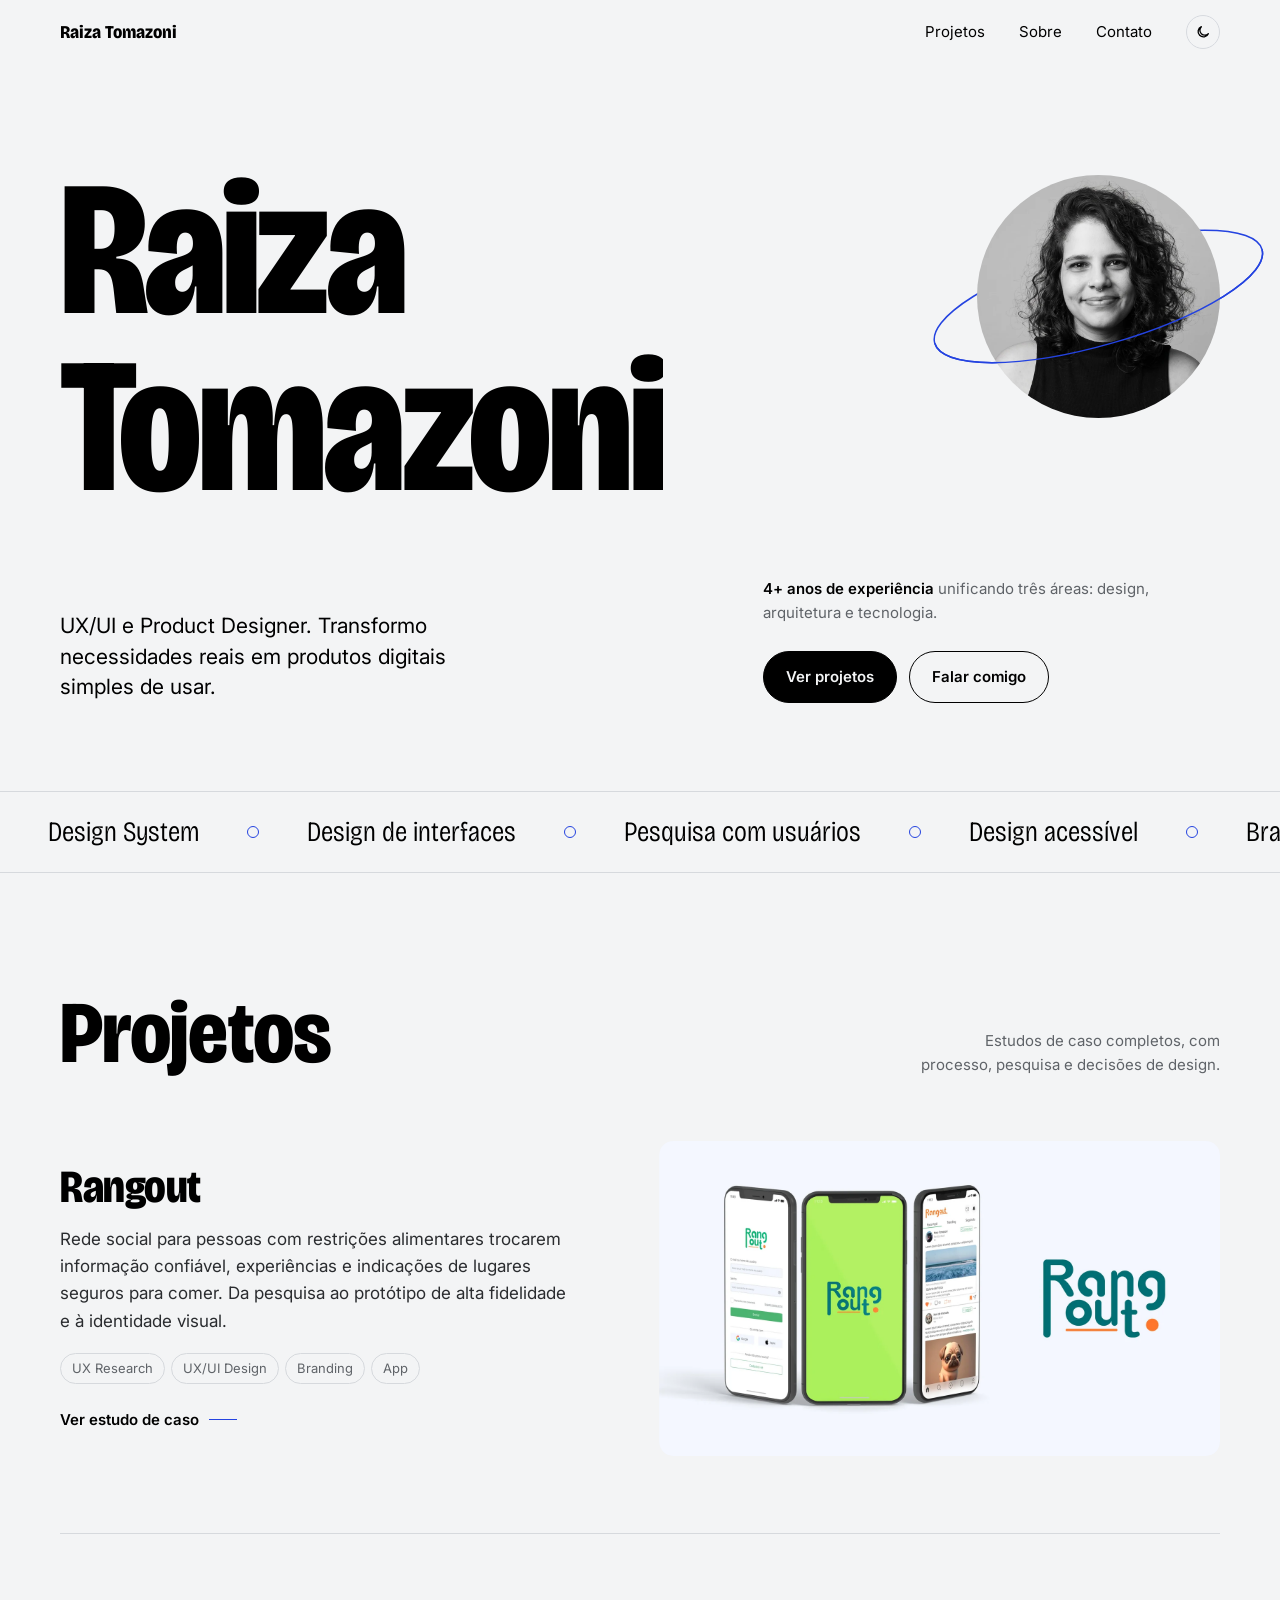
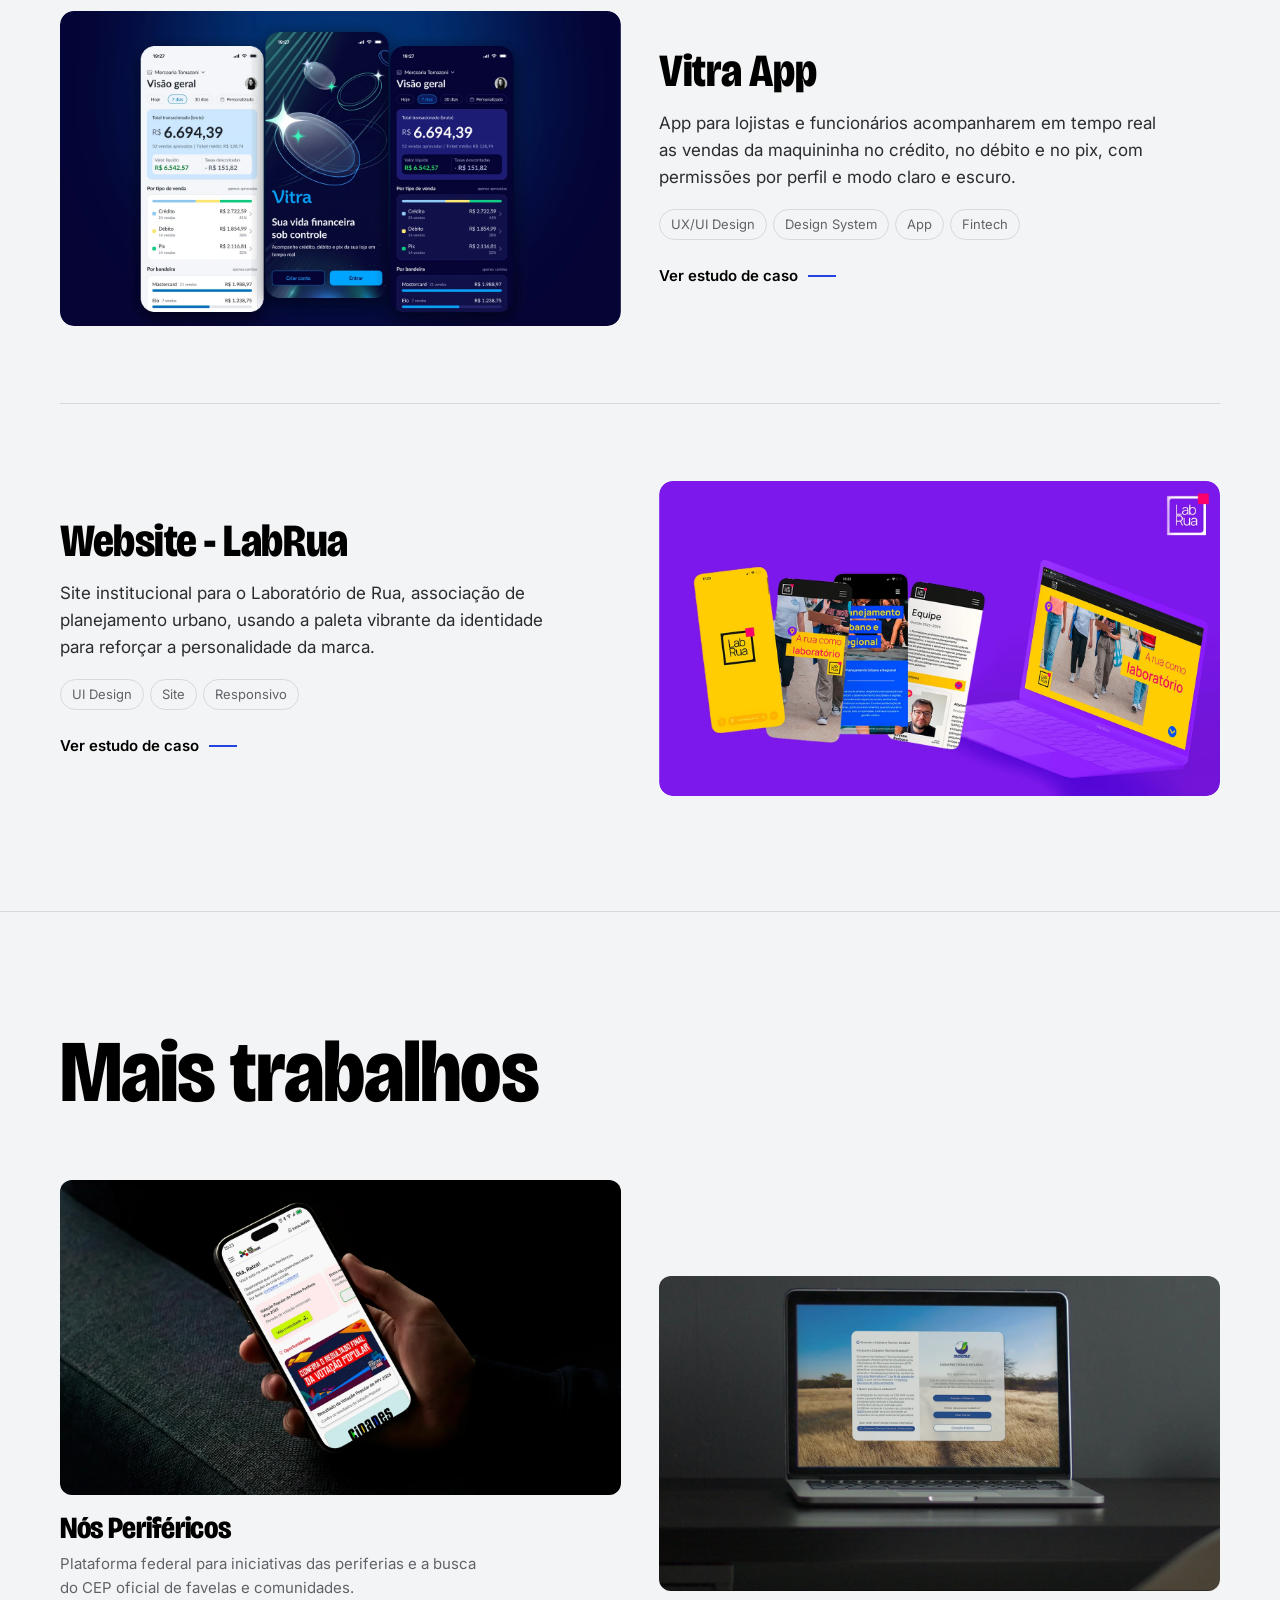
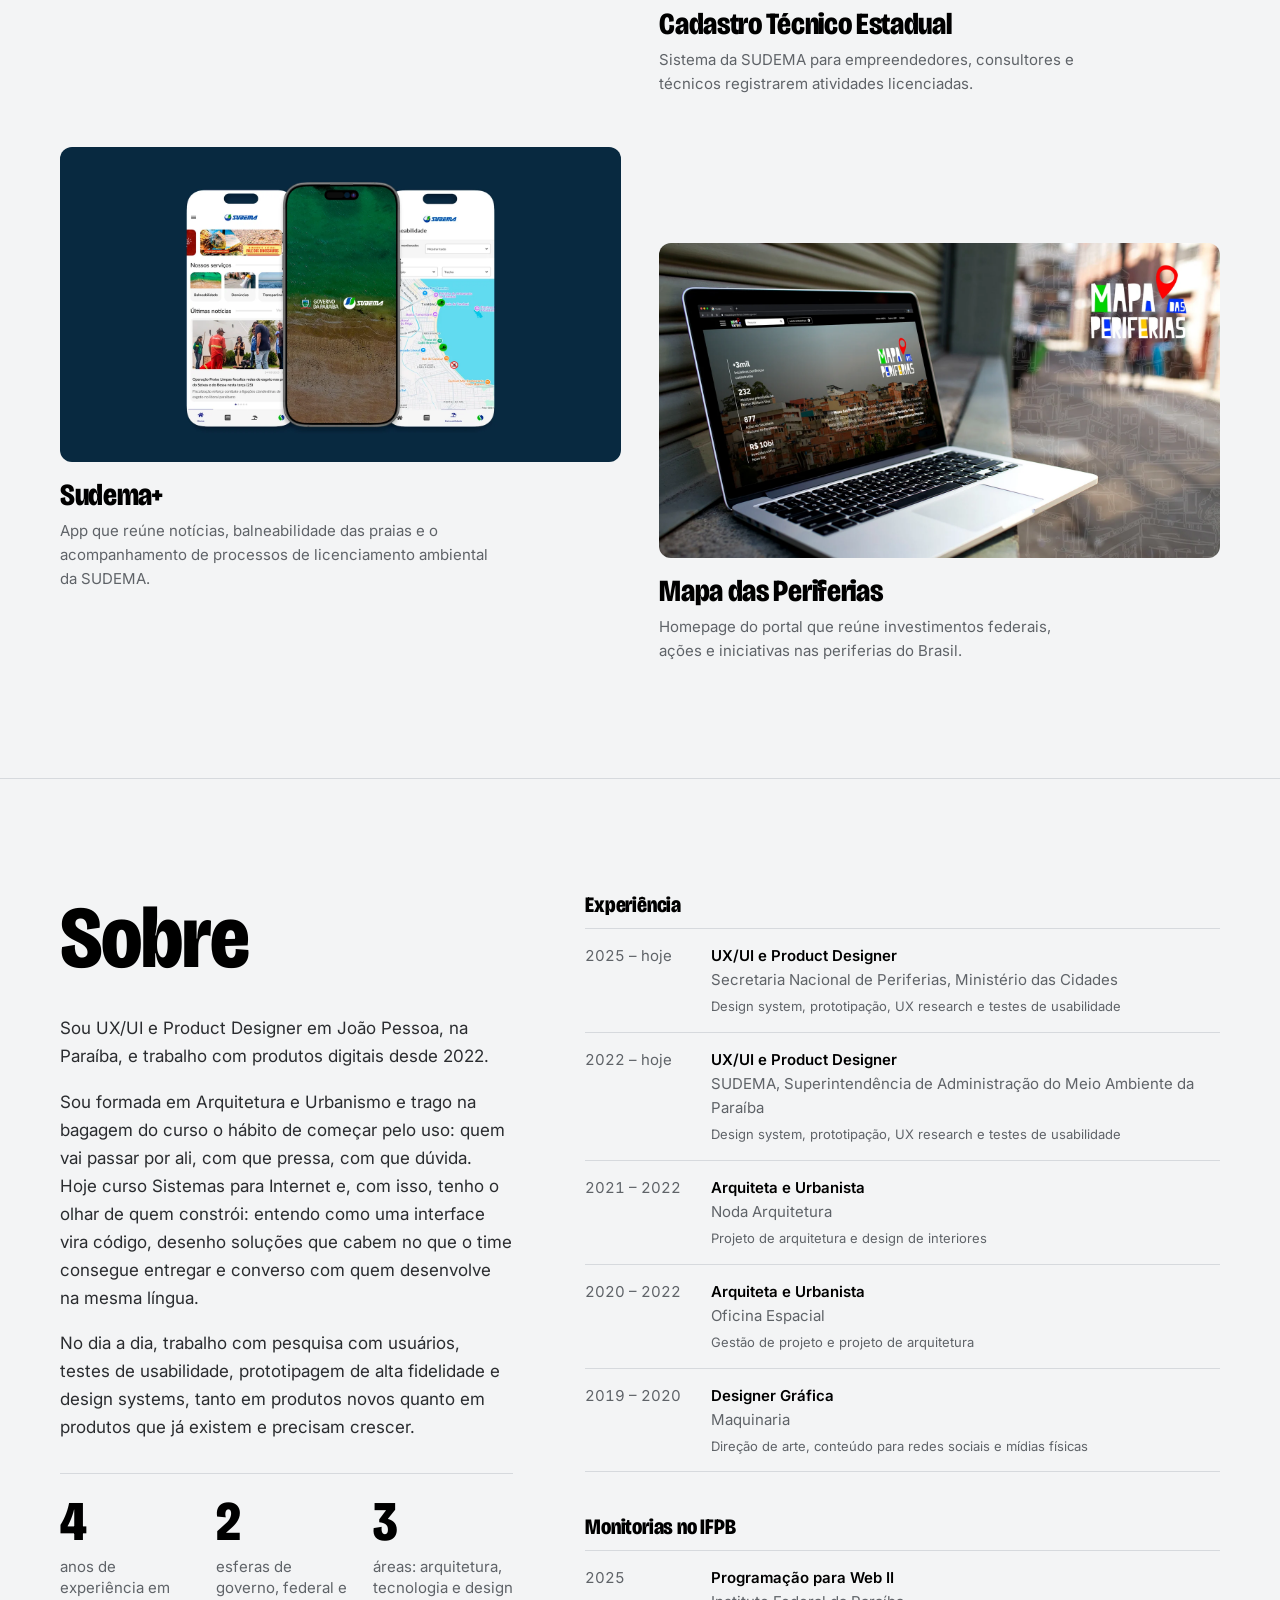
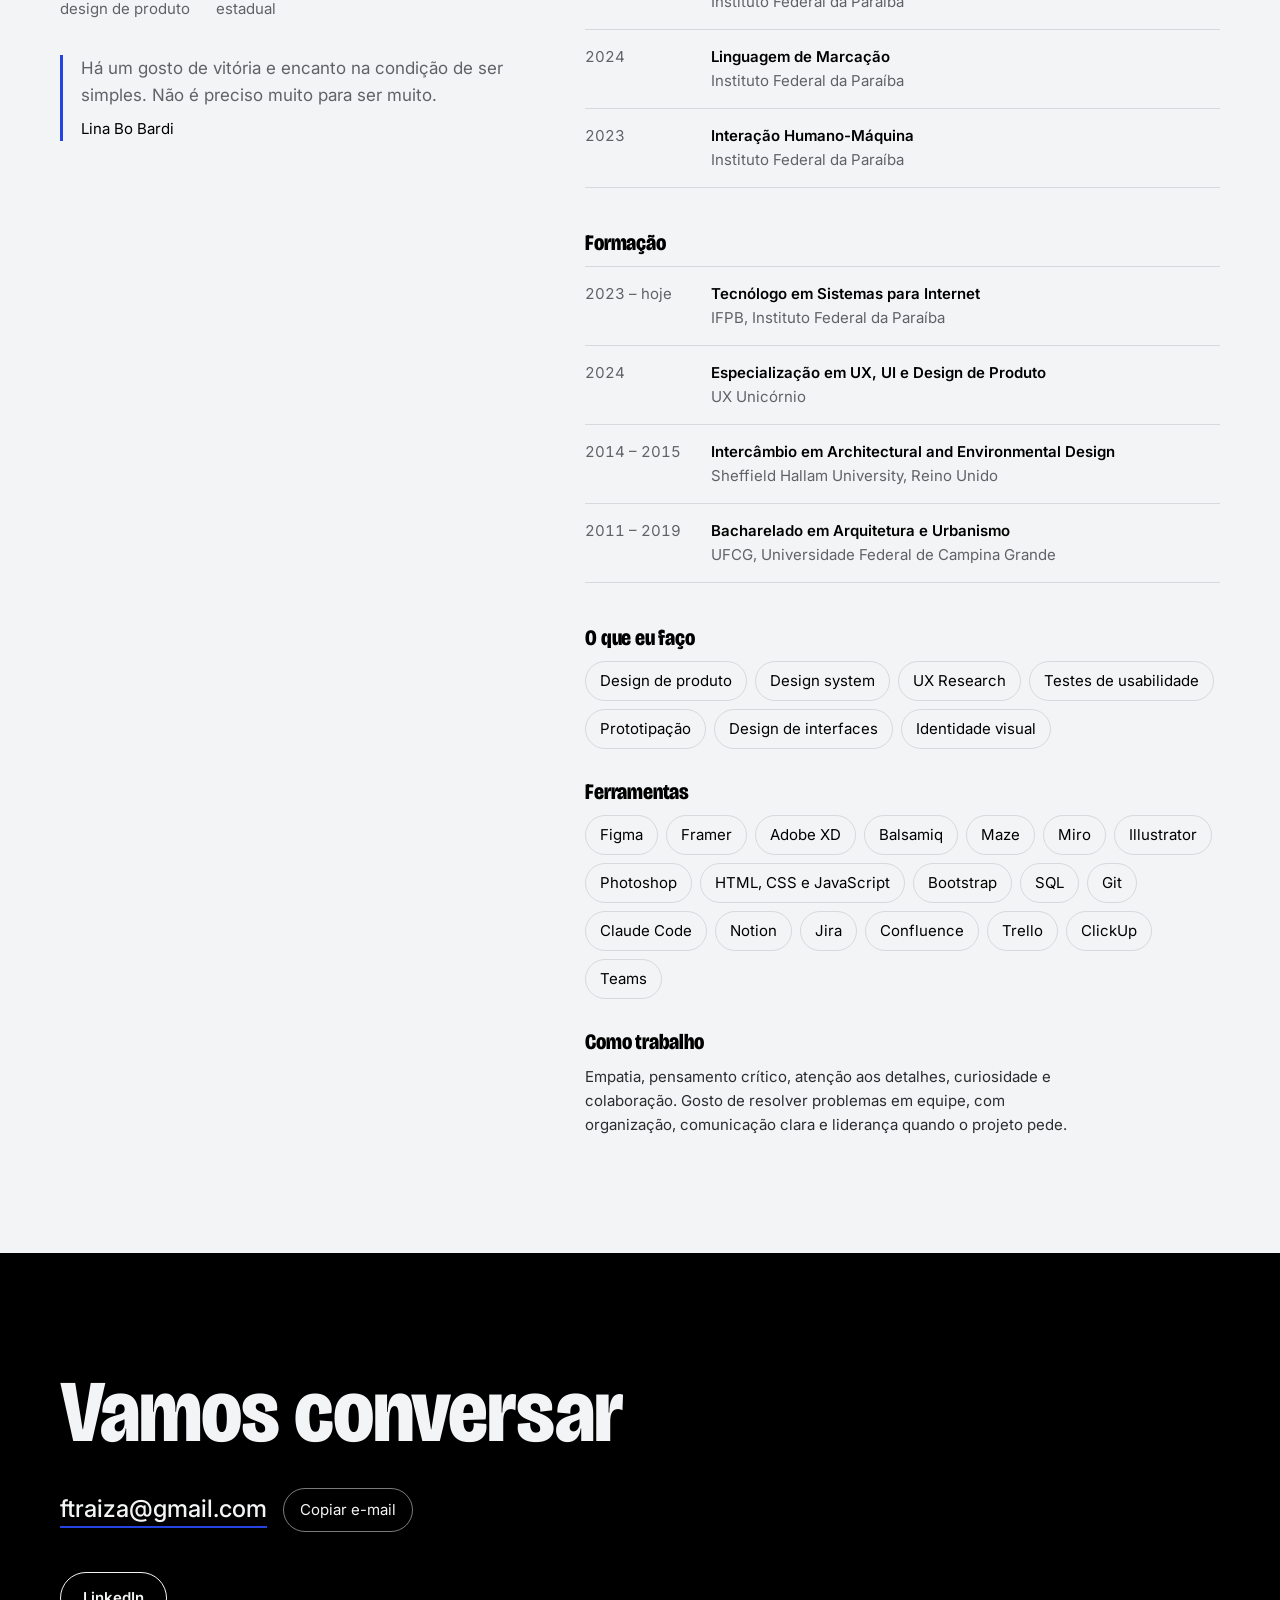
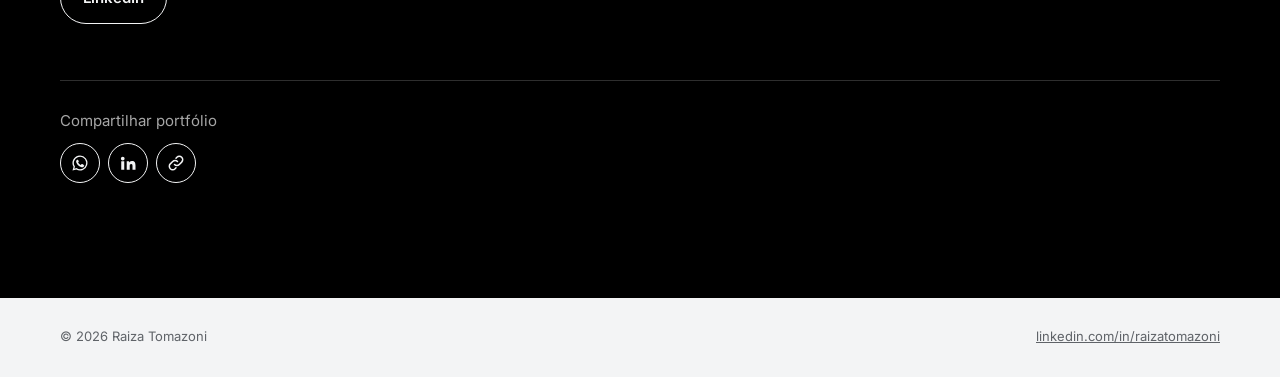
<file: index.html>
<!doctype html>
<html lang="pt-BR">
<head>
<meta charset="utf-8">
<meta name="viewport" content="width=device-width, initial-scale=1">
<title>Raiza Tomazoni — UX/UI e Product Designer</title>
<meta name="description" content="Portfólio de produtos digitais simples de usar, pensados a partir de necessidades reais.">
<meta property="og:title" content="Raiza Tomazoni — UX/UI e Product Designer">
<meta property="og:description" content="Portfólio de produtos digitais simples de usar, pensados a partir de necessidades reais.">
<meta property="og:image" content="assets/img/cover-nos-perifericos.webp?v=ae859e0e">
<meta name="theme-color" content="#f3f4f5">
<link rel="icon" href="assets/favicon.svg" type="image/svg+xml">
<link rel="icon" href="assets/favicon-32.png" sizes="32x32" type="image/png">
<link rel="apple-touch-icon" href="assets/apple-touch-icon.png">
<link rel="preconnect" href="https://fonts.googleapis.com"><link rel="preconnect" href="https://fonts.gstatic.com" crossorigin><link href="https://fonts.googleapis.com/css2?family=Bricolage+Grotesque:opsz,wdth,wght@12..96,75..100,200..800&family=Inter:opsz,wght@14..32,400..700&family=Quicksand:wght@400..700&family=Lato:wght@400;700&display=swap" rel="stylesheet">
<link rel="stylesheet" href="assets/css/style.css?v=1793290196">
<script>(function(){var d=document.documentElement;d.classList.add('js');var t=null;try{t=localStorage.getItem('tema')}catch(e){}if(t!=='dark')t='light';d.setAttribute('data-theme',t);document.querySelector('meta[name=theme-color]').setAttribute('content',t==='dark'?'#0e0f11':'#f3f4f5')})()</script>
</head>
<body>

<a class="skip" href="#conteudo">Pular para o conteúdo</a>
<header class="nav"><div class="wrap">
  <a class="nav__name" href="index.html">Raiza Tomazoni</a>
  <div class="nav__right"><nav aria-label="Principal"><ul>
    <li><a class="u" href="index.html#projetos">Projetos</a></li>
    <li><a class="u" href="index.html#sobre">Sobre</a></li>
    <li><a class="u" href="index.html#contato">Contato</a></li>
  </ul></nav>
  <button class="theme-toggle" type="button" data-theme-toggle aria-label="Mudar para modo escuro"><svg class="i-moon" viewBox="0 0 24 24" aria-hidden="true"><path fill="none" stroke="currentColor" stroke-width="2" stroke-linecap="round" stroke-linejoin="round" d="M20 14.5A8 8 0 1 1 9.5 4a6.5 6.5 0 0 0 10.5 10.5Z"/></svg><svg class="i-sun" viewBox="0 0 24 24" aria-hidden="true"><g fill="none" stroke="currentColor" stroke-width="2" stroke-linecap="round"><circle cx="12" cy="12" r="4"/><path d="M12 2v2M12 20v2M4.9 4.9l1.4 1.4M17.7 17.7l1.4 1.4M2 12h2M20 12h2M4.9 19.1l1.4-1.4M17.7 6.3l1.4-1.4"/></g></svg></button></div>
</div></header>
<main id="conteudo">

<section class="hero"><div class="wrap">
  <div class="hero__top">
  <h1 class="hero__name" data-load aria-label="Raiza Tomazoni"><span class="line" aria-hidden="true"><span>Raiza</span></span><span class="line" aria-hidden="true"><span>Tomazoni</span></span></h1>
  <figure class="hero__photo" data-load><svg class="orbit orbit--back" viewBox="-75 -75 150 150" aria-hidden="true"><g class="orbit__g" transform="rotate(-16)"><ellipse rx="70" ry="20"/></g></svg><img src="assets/img/raiza.webp?v=e4ab72e7" alt="Retrato em preto e branco de Raiza Tomazoni, sorrindo, com cabelo cacheado" width="800" height="800"><svg class="orbit orbit--front" viewBox="-75 -75 150 150" aria-hidden="true"><defs><clipPath id="orbit-low" clipPathUnits="userSpaceOnUse"><rect x="-80" y="0" width="160" height="80"/></clipPath></defs><g class="orbit__g" transform="rotate(-16)"><ellipse rx="70" ry="20" clip-path="url(#orbit-low)"/></g></svg></figure>
  </div>
  <div class="hero__grid">
    <p class="hero__lede" data-reveal>UX/UI e Product Designer. Transformo necessidades reais em produtos digitais simples de usar.</p>
    <div data-reveal>
      <p class="hero__now"><strong>4+ anos de experiência</strong> unificando três áreas: design, arquitetura e tecnologia.</p>
      <div class="hero__cta">
        <a class="btn btn--solid" href="#projetos">Ver projetos</a>
        <a class="btn" href="#contato">Falar comigo</a>
      </div>
    </div>
  </div>
</div></section>

<div class="marquee" aria-hidden="true"><div class="marquee__track"><span>Design System</span><span>Design de interfaces</span><span>Pesquisa com usuários</span><span>Design acessível</span><span>Branding</span><span>Design System</span><span>Design de interfaces</span><span>Pesquisa com usuários</span><span>Design acessível</span><span>Branding</span><span>Design System</span><span>Design de interfaces</span><span>Pesquisa com usuários</span><span>Design acessível</span><span>Branding</span><span>Design System</span><span>Design de interfaces</span><span>Pesquisa com usuários</span><span>Design acessível</span><span>Branding</span></div></div>

<section class="section" id="projetos"><div class="wrap">
  <div class="section__head" data-reveal>
    <h2 class="section__title">Projetos</h2>
    <p class="section__note">Estudos de caso completos, com processo, pesquisa e decisões de design.</p>
  </div>
  
    <a class="feature" href="projetos/rangout.html">
      <div class="feature__media" data-reveal="clip" data-cursor="Ver estudo de caso"><img src="assets/img/cover-rangout.webp?v=5839d2e3" alt="Três celulares com as telas de login, abertura e feed do Rangout, ao lado do logotipo" width="1600" height="900" loading="lazy"></div>
      <div data-reveal>
        <h3 class="feature__title">Rangout</h3>
        <p class="feature__text">Rede social para pessoas com restrições alimentares trocarem informação confiável, experiências e indicações de lugares seguros para comer. Da pesquisa ao protótipo de alta fidelidade e à identidade visual.</p>
        <ul class="tags"><li>UX Research</li><li>UX/UI Design</li><li>Branding</li><li>App</li></ul>
        <span class="feature__more">Ver estudo de caso <i aria-hidden="true"></i></span>
      </div>
    </a>
    <a class="feature" href="projetos/vitra.html">
      <div class="feature__media" data-reveal="clip" data-cursor="Ver estudo de caso"><img src="assets/img/cover-vitra.webp?v=2938f3b7" alt="Três telas do app Vitra: visão geral no tema claro, tela de abertura e visão geral no tema escuro" width="1600" height="900" loading="lazy"></div>
      <div data-reveal>
        <h3 class="feature__title">Vitra App</h3>
        <p class="feature__text">App para lojistas e funcionários acompanharem em tempo real as vendas da maquininha no crédito, no débito e no pix, com permissões por perfil e modo claro e escuro.</p>
        <ul class="tags"><li>UX/UI Design</li><li>Design System</li><li>App</li><li>Fintech</li></ul>
        <span class="feature__more">Ver estudo de caso <i aria-hidden="true"></i></span>
      </div>
    </a>
    <a class="feature" href="projetos/labrua.html">
      <div class="feature__media" data-reveal="clip" data-cursor="Ver estudo de caso"><img src="assets/img/cover-labrua.webp?v=0d39c665" alt="Telas do site do LabRua em celulares e notebook sobre fundo roxo, com o logotipo no canto" width="1600" height="900" loading="lazy"></div>
      <div data-reveal>
        <h3 class="feature__title">Website - LabRua</h3>
        <p class="feature__text">Site institucional para o Laboratório de Rua, associação de planejamento urbano, usando a paleta vibrante da identidade para reforçar a personalidade da marca.</p>
        <ul class="tags"><li>UI Design</li><li>Site</li><li>Responsivo</li></ul>
        <span class="feature__more">Ver estudo de caso <i aria-hidden="true"></i></span>
      </div>
    </a>
</div></section>

<section class="section"><div class="wrap">
  <div class="section__head" data-reveal>
    <h2 class="section__title">Mais trabalhos</h2>
  </div>
  <div class="grid">
      <a class="card" href="projetos/nos-perifericos.html" data-reveal>
        <div class="card__media" data-cursor="Ver projeto"><img src="assets/img/cover-nos-perifericos.webp?v=ae859e0e" alt="Celular na mão mostrando a tela inicial do Nós Periféricos, com saudação, aviso para completar o cadastro, destaque da Votação Popular e oportunidades" width="1600" height="900" loading="lazy"></div>
        <h3>Nós Periféricos</h3>
        <p>Plataforma federal para iniciativas das periferias e a busca do CEP oficial de favelas e comunidades.</p>
      </a>
      <a class="card" href="projetos/cte.html" data-reveal>
        <div class="card__media" data-cursor="Ver projeto"><img src="assets/img/cover-cte.webp?v=45bce792" alt="Notebook sobre a mesa exibindo a página inicial do Cadastro Técnico Estadual, com foto da caatinga paraibana ao fundo" width="1600" height="900" loading="lazy"></div>
        <h3>Cadastro Técnico Estadual</h3>
        <p>Sistema da SUDEMA para empreendedores, consultores e técnicos registrarem atividades licenciadas.</p>
      </a>
      <a class="card" href="projetos/sudema-mais.html" data-reveal>
        <div class="card__media" data-cursor="Ver projeto"><img src="assets/img/cover-sudema.webp?v=2f19b8c5" alt="Três celulares com o app Sudema+: início, tela de abertura e mapa de balneabilidade, sobre fundo azul-escuro" width="1600" height="900" loading="lazy"></div>
        <h3>Sudema+</h3>
        <p>App que reúne notícias, balneabilidade das praias e o acompanhamento de processos de licenciamento ambiental da SUDEMA.</p>
      </a>
      <a class="card" href="projetos/mapa-das-periferias.html" data-reveal>
        <div class="card__media" data-cursor="Ver projeto"><img src="assets/img/cover-mapa.webp?v=6e6ca1cd" alt="Notebook apoiado numa mureta exibindo a homepage do Mapa das Periferias, com o logotipo ao lado" width="1600" height="900" loading="lazy"></div>
        <h3>Mapa das Periferias</h3>
        <p>Homepage do portal que reúne investimentos federais, ações e iniciativas nas periferias do Brasil.</p>
      </a>
  </div>
</div></section>

<section class="section" id="sobre"><div class="wrap about">
  <div class="about__bio" data-reveal>
    <h2 class="section__title" style="margin-bottom:32px">Sobre</h2>
    <p>Sou UX/UI e Product Designer em João Pessoa, na Paraíba, e trabalho com produtos digitais desde 2022.</p>
    <p>Sou formada em Arquitetura e Urbanismo e trago na bagagem do curso o hábito de começar pelo uso: quem vai passar por ali, com que pressa, com que dúvida. Hoje curso Sistemas para Internet e, com isso, tenho o olhar de quem constrói: entendo como uma interface vira código, desenho soluções que cabem no que o time consegue entregar e converso com quem desenvolve na mesma língua.</p>
    <p>No dia a dia, trabalho com pesquisa com usuários, testes de usabilidade, prototipagem de alta fidelidade e design systems, tanto em produtos novos quanto em produtos que já existem e precisam crescer.</p>
    <dl class="facts">
      <div><dt>4</dt><dd>anos de experiência em design de produto</dd></div>
      <div><dt>2</dt><dd>esferas de governo, federal e estadual</dd></div>
      <div><dt>3</dt><dd>áreas: arquitetura, tecnologia e design</dd></div>
    </dl>
    <blockquote class="quote">Há um gosto de vitória e encanto na condição de ser simples. Não é preciso muito para ser muito.<cite>Lina Bo Bardi</cite></blockquote>
  </div>
  <div class="timeline" data-reveal>
    <h3>Experiência</h3>
    <ol>
      <li><time>2025 – hoje</time><div><b>UX/UI e Product Designer</b><span>Secretaria Nacional de Periferias, Ministério das Cidades</span><em>Design system, prototipação, UX research e testes de usabilidade</em></div></li>
      <li><time>2022 – hoje</time><div><b>UX/UI e Product Designer</b><span>SUDEMA, Superintendência de Administração do Meio Ambiente da Paraíba</span><em>Design system, prototipação, UX research e testes de usabilidade</em></div></li>
      <li><time>2021 – 2022</time><div><b>Arquiteta e Urbanista</b><span>Noda Arquitetura</span><em>Projeto de arquitetura e design de interiores</em></div></li>
      <li><time>2020 – 2022</time><div><b>Arquiteta e Urbanista</b><span>Oficina Espacial</span><em>Gestão de projeto e projeto de arquitetura</em></div></li>
      <li><time>2019 – 2020</time><div><b>Designer Gráfica</b><span>Maquinaria</span><em>Direção de arte, conteúdo para redes sociais e mídias físicas</em></div></li>
    </ol>
    <h3>Monitorias no IFPB</h3>
    <ol>
      <li><time>2025</time><div><b>Programação para Web II</b><span>Instituto Federal da Paraíba</span></div></li>
      <li><time>2024</time><div><b>Linguagem de Marcação</b><span>Instituto Federal da Paraíba</span></div></li>
      <li><time>2023</time><div><b>Interação Humano-Máquina</b><span>Instituto Federal da Paraíba</span></div></li>
    </ol>
    <h3>Formação</h3>
    <ol>
      <li><time>2023 – hoje</time><div><b>Tecnólogo em Sistemas para Internet</b><span>IFPB, Instituto Federal da Paraíba</span></div></li>
      <li><time>2024</time><div><b>Especialização em UX, UI e Design de Produto</b><span>UX Unicórnio</span></div></li>
      <li><time>2014 – 2015</time><div><b>Intercâmbio em Architectural and Environmental Design</b><span>Sheffield Hallam University, Reino Unido</span></div></li>
      <li><time>2011 – 2019</time><div><b>Bacharelado em Arquitetura e Urbanismo</b><span>UFCG, Universidade Federal de Campina Grande</span></div></li>
    </ol>
    <h3>O que eu faço</h3>
    <ul class="skills">
      <li>Design de produto</li><li>Design system</li><li>UX Research</li><li>Testes de usabilidade</li>
      <li>Prototipação</li><li>Design de interfaces</li><li>Identidade visual</li>
    </ul>
    <h3 class="timeline__h">Ferramentas</h3>
    <ul class="skills skills--tools">
      <li>Figma</li><li>Framer</li><li>Adobe XD</li><li>Balsamiq</li><li>Maze</li><li>Miro</li><li>Illustrator</li><li>Photoshop</li>
      <li>HTML, CSS e JavaScript</li><li>Bootstrap</li><li>SQL</li><li>Git</li><li>Claude Code</li>
      <li>Notion</li><li>Jira</li><li>Confluence</li><li>Trello</li><li>ClickUp</li><li>Teams</li>
    </ul>
    <h3 class="timeline__h">Como trabalho</h3>
    <p class="soft">Empatia, pensamento crítico, atenção aos detalhes, curiosidade e colaboração. Gosto de resolver problemas em equipe, com organização, comunicação clara e liderança quando o projeto pede.</p>
  </div>
</div></section>

<section class="section contact" id="contato"><div class="wrap">
  <h2 class="section__title" data-reveal>Vamos conversar</h2>
  <div class="contact__row" data-reveal>
    <a class="contact__mail" href="mailto:ftraiza@gmail.com">ftraiza@gmail.com</a>
    <button class="copy" type="button" data-copy="ftraiza@gmail.com">Copiar e-mail</button>
  </div>
  <div class="contact__links" data-reveal>
    <a class="btn" href="https://www.linkedin.com/in/raizatomazoni/" target="_blank" rel="noopener">LinkedIn</a>
  </div>
  <div class="contact__share" data-reveal><div class="share" data-share data-share-text="Portfólio de Raiza Tomazoni, UX/UI e Product Designer"><span class="share__label">Compartilhar portfólio</span><div class="share__btns"><button class="share__btn share__native" type="button" data-share-native aria-label="Compartilhar" hidden><svg viewBox="0 0 24 24" aria-hidden="true"><path fill="none" stroke="currentColor" stroke-width="2" stroke-linecap="round" stroke-linejoin="round" d="M12 3v12M7 8l5-5 5 5M5 13v6a2 2 0 0 0 2 2h10a2 2 0 0 0 2-2v-6"/></svg></button><a class="share__btn" data-share-wa href="#" target="_blank" rel="noopener" aria-label="Compartilhar no WhatsApp"><svg viewBox="0 0 24 24" aria-hidden="true"><path fill="currentColor" d="M12 2a10 10 0 0 0-8.6 15.1L2 22l5-1.3A10 10 0 1 0 12 2Zm0 18.2a8.2 8.2 0 0 1-4.2-1.2l-.3-.2-3 .8.8-2.9-.2-.3A8.2 8.2 0 1 1 12 20.2Zm4.5-6.1c-.2-.1-1.5-.7-1.7-.8-.2-.1-.4-.1-.6.1l-.8 1c-.1.2-.3.2-.5.1a6.7 6.7 0 0 1-3.3-2.9c-.3-.4.2-.4.7-1.4.1-.2 0-.3 0-.4l-.8-1.8c-.2-.5-.4-.4-.6-.4h-.5a1 1 0 0 0-.7.3 3 3 0 0 0-.9 2.2c0 1.3 1 2.6 1.1 2.8.1.2 1.9 2.9 4.6 4 1.7.7 2.4.8 3.2.7.5-.1 1.5-.6 1.7-1.2.2-.6.2-1.1.2-1.2-.1-.1-.3-.2-.5-.3Z"/></svg></a><a class="share__btn" data-share-li href="#" target="_blank" rel="noopener" aria-label="Compartilhar no LinkedIn"><svg viewBox="0 0 24 24" aria-hidden="true"><path fill="currentColor" d="M4.98 3.5a2.5 2.5 0 1 1 0 5 2.5 2.5 0 0 1 0-5ZM3 9.75h4V21H3V9.75Zm6.5 0h3.8v1.6h.1c.5-1 1.8-2 3.8-2 4 0 4.8 2.6 4.8 6V21h-4v-5c0-1.2 0-2.8-1.7-2.8s-2 1.3-2 2.7V21h-4V9.75Z"/></svg></a><button class="share__btn" type="button" data-share-copy aria-label="Copiar link"><svg viewBox="0 0 24 24" aria-hidden="true"><path fill="none" stroke="currentColor" stroke-width="2" stroke-linecap="round" stroke-linejoin="round" d="M10 14a4.5 4.5 0 0 0 6.4 0l3.2-3.2a4.5 4.5 0 0 0-6.4-6.4L12 5.6M14 10a4.5 4.5 0 0 0-6.4 0l-3.2 3.2a4.5 4.5 0 0 0 6.4 6.4l1.2-1.2"/></svg></button><span class="share__ok" role="status" aria-live="polite"></span></div></div></div>
</div></section>
</main>

<footer class="foot"><div class="wrap">
  <span>© <span id="ano">2026</span> Raiza Tomazoni</span>
  <a class="u" href="https://www.linkedin.com/in/raizatomazoni/" target="_blank" rel="noopener">linkedin.com/in/raizatomazoni</a>
</div></footer>
<script src="assets/js/main.js?v=1793290196" defer></script>
<script data-goatcounter="https://raizatomazoni.goatcounter.com/count" async src="https://gc.zgo.at/count.js"></script>
</body>
</html>
</file>
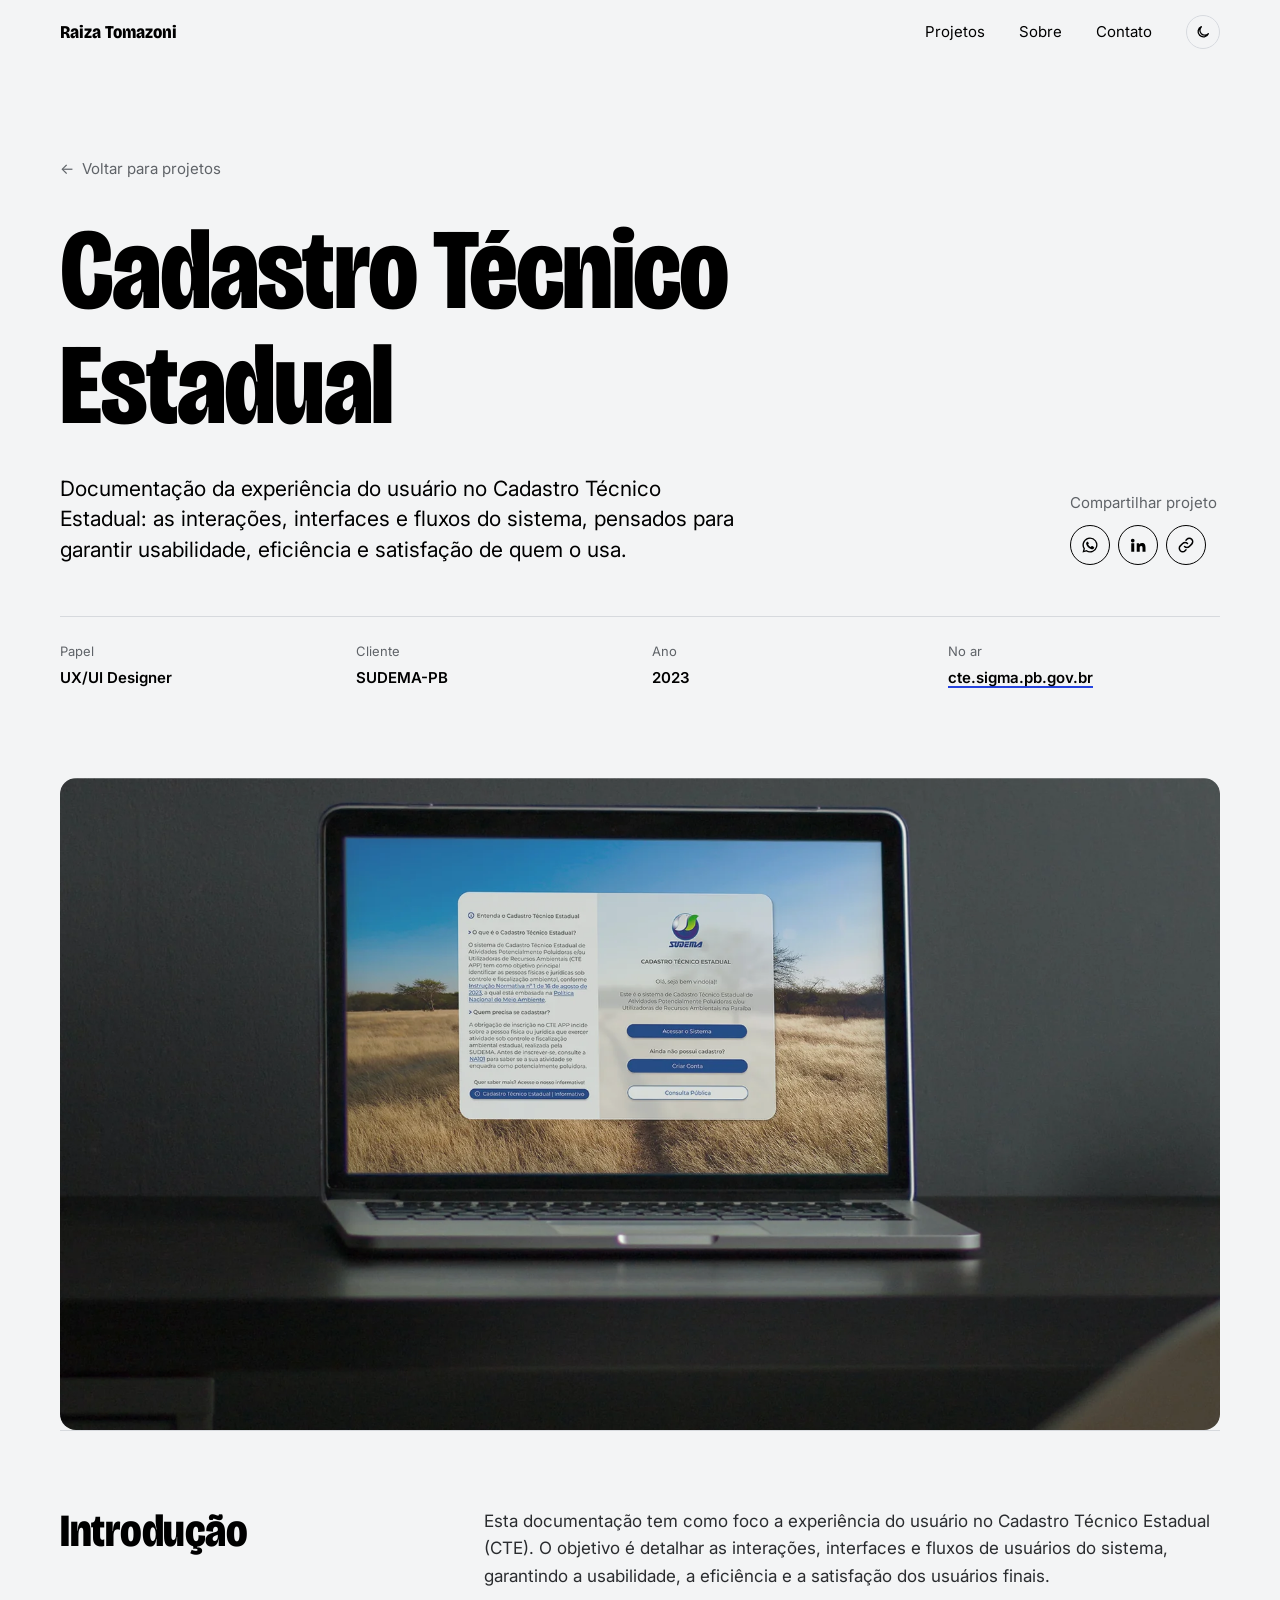
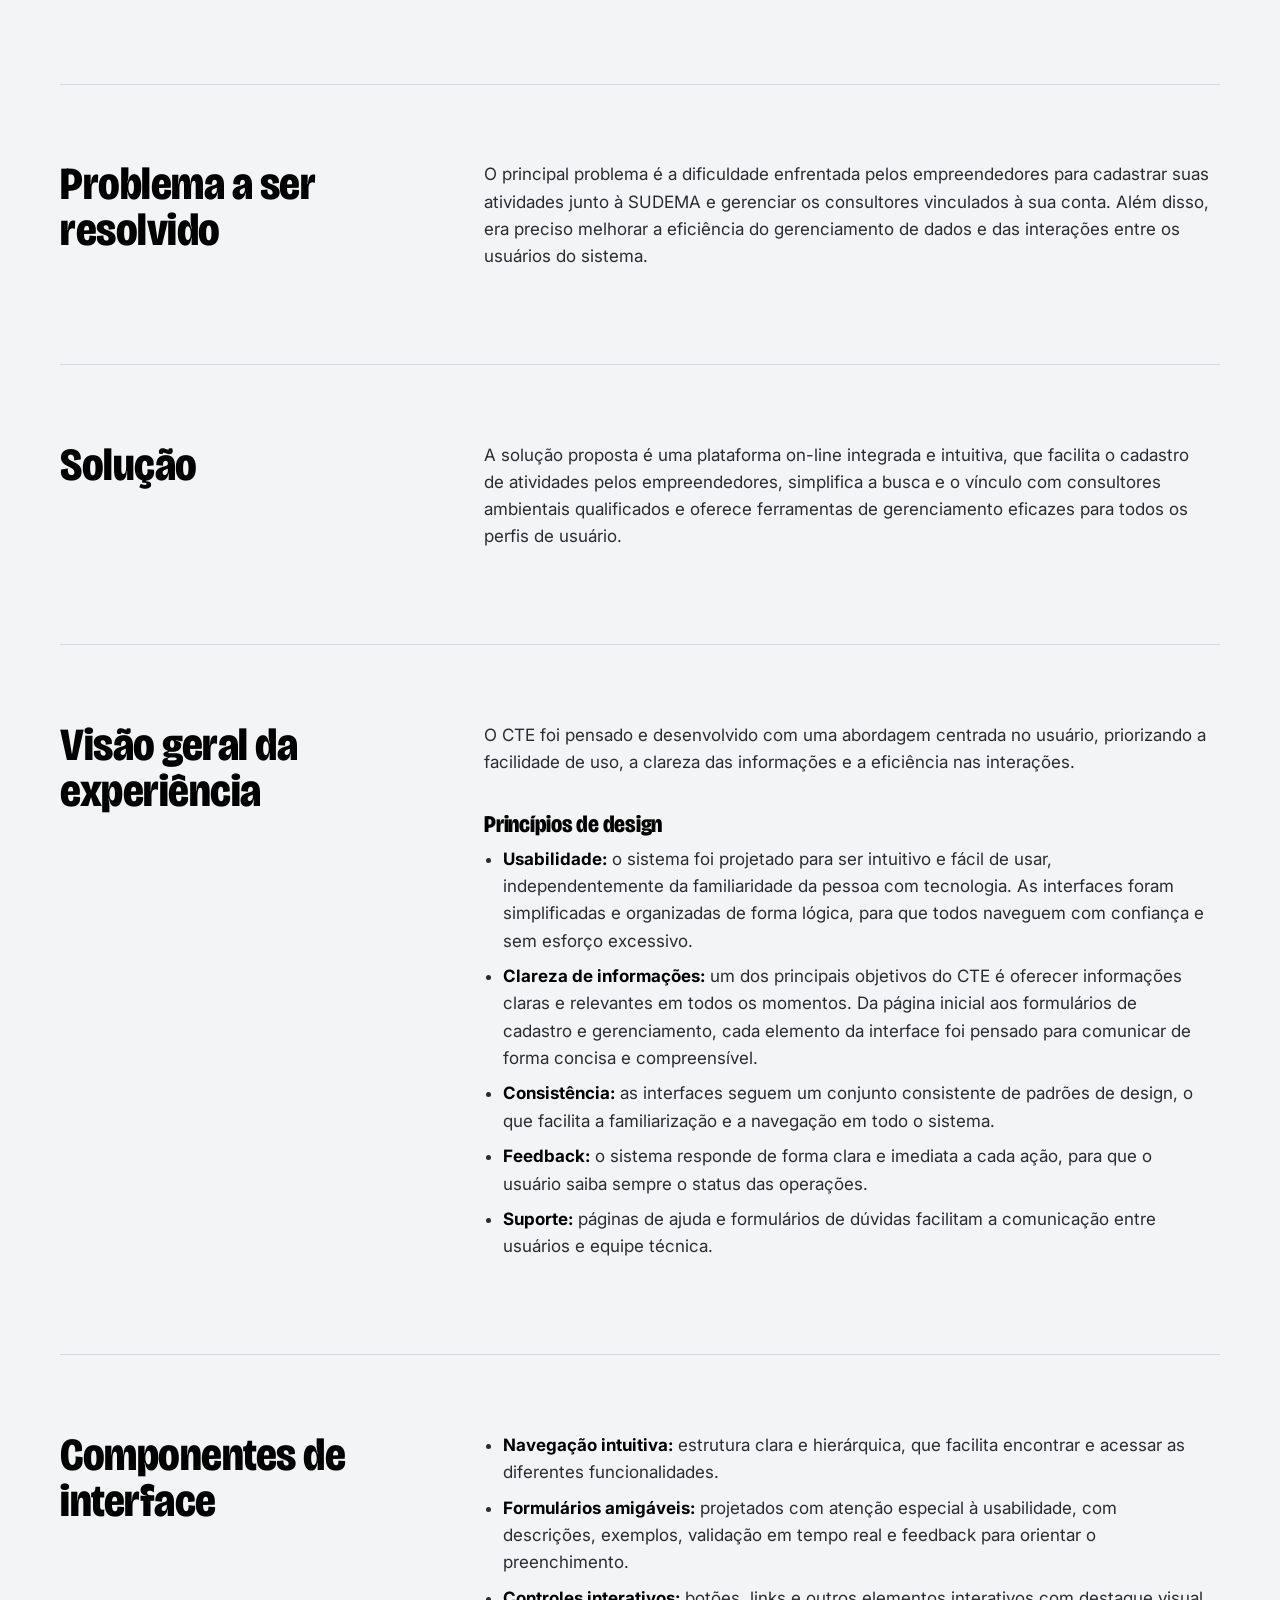
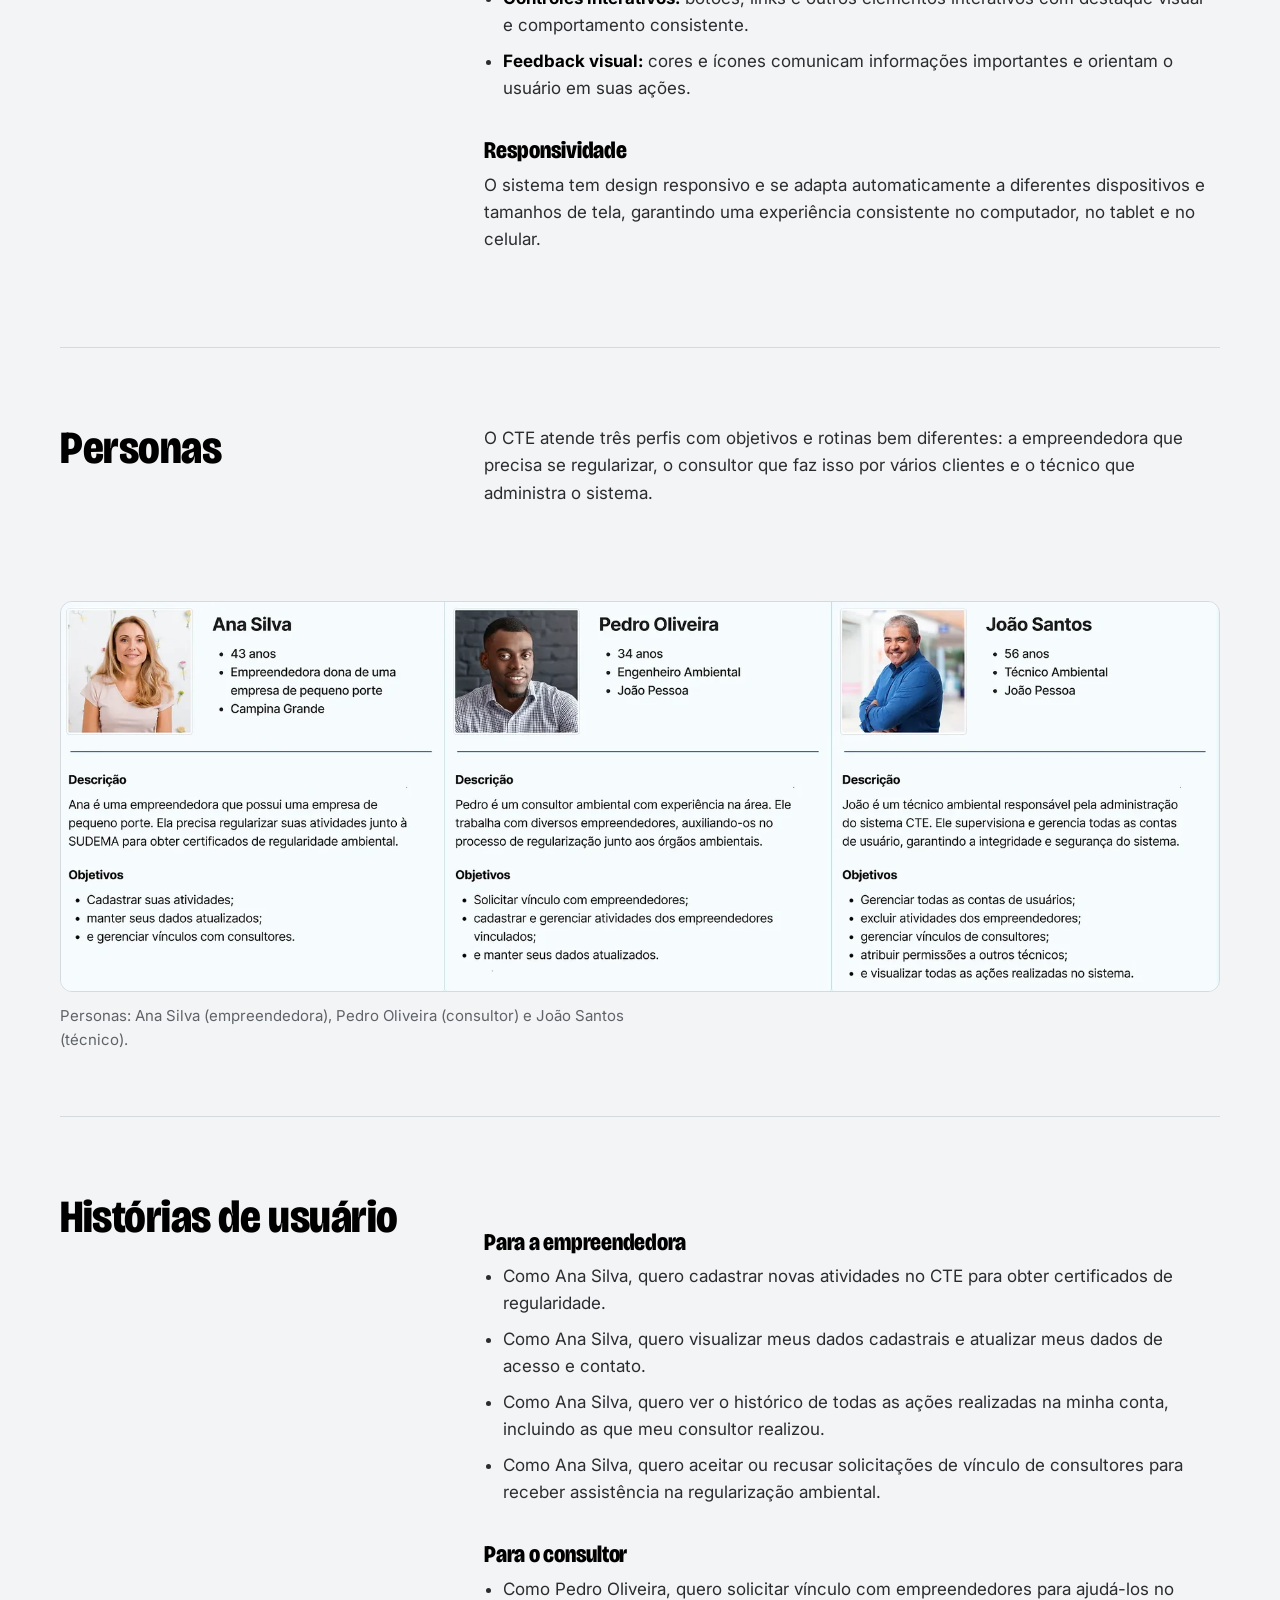
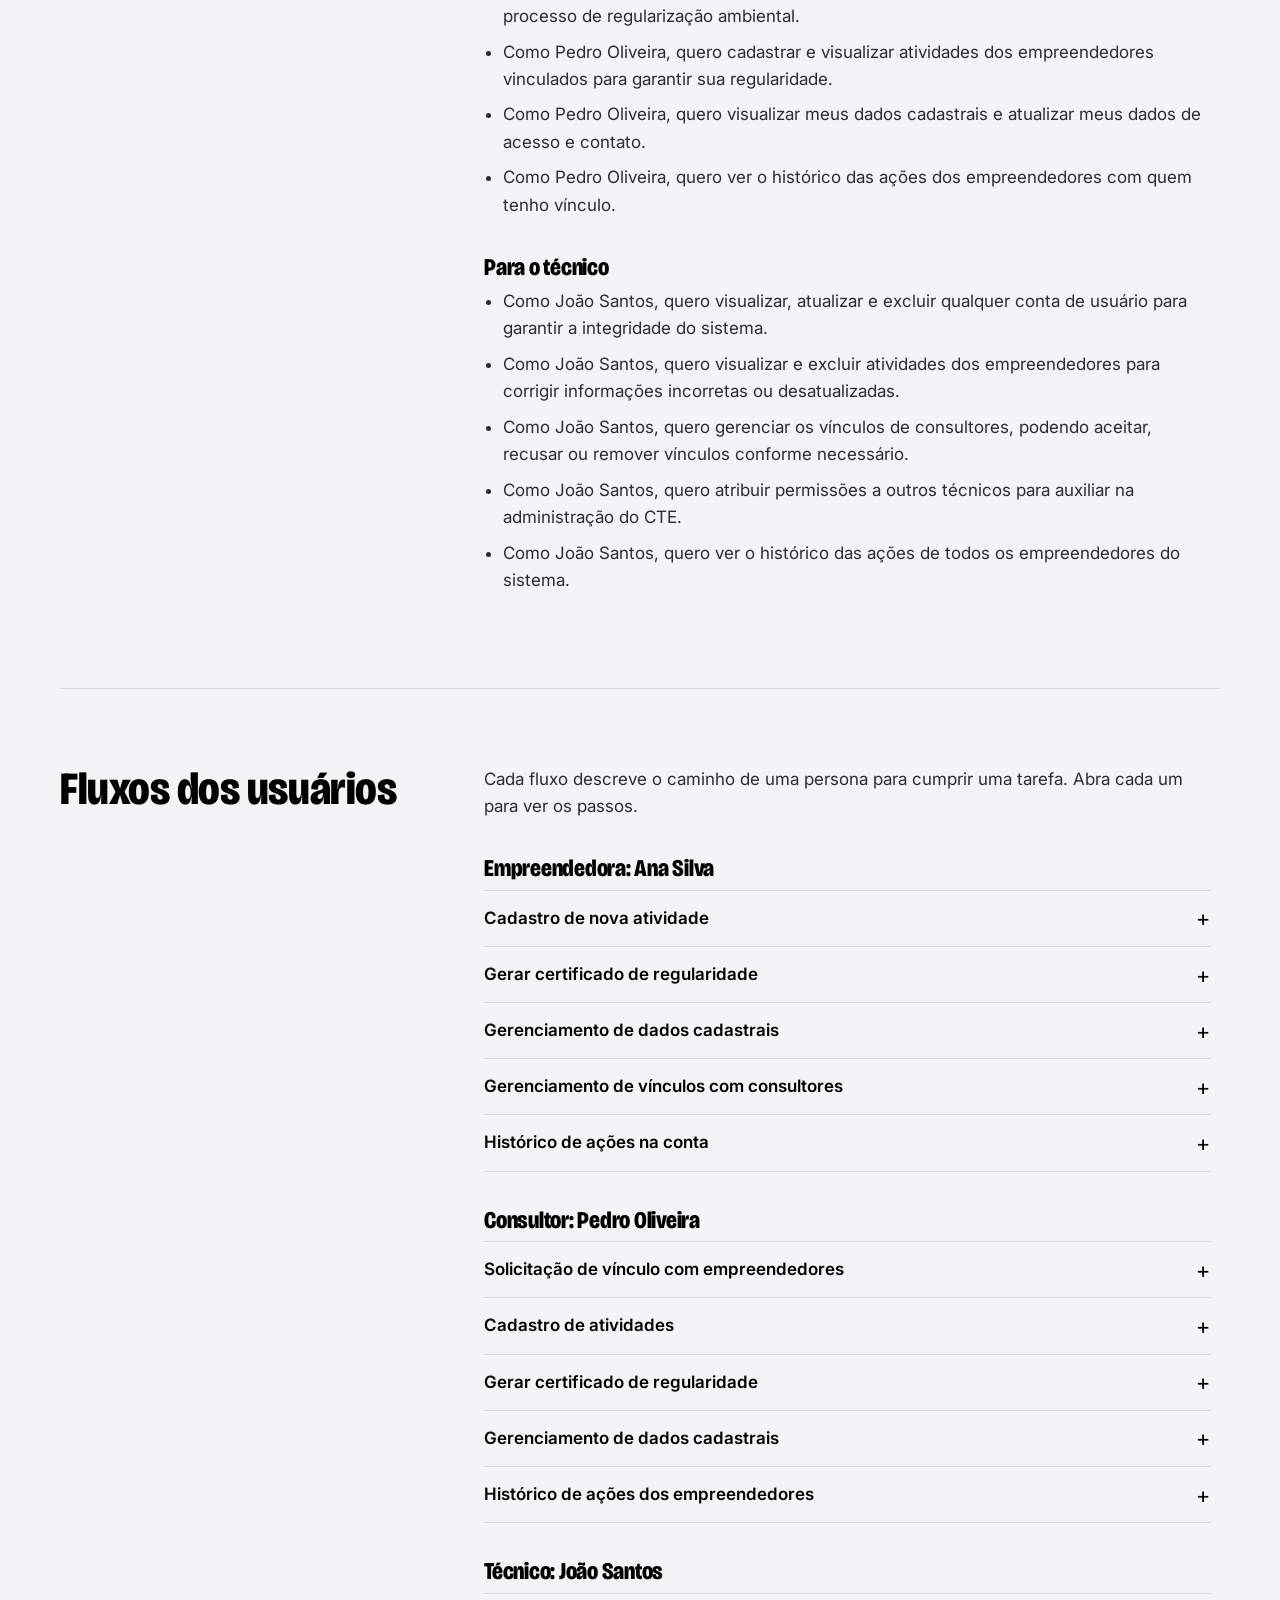
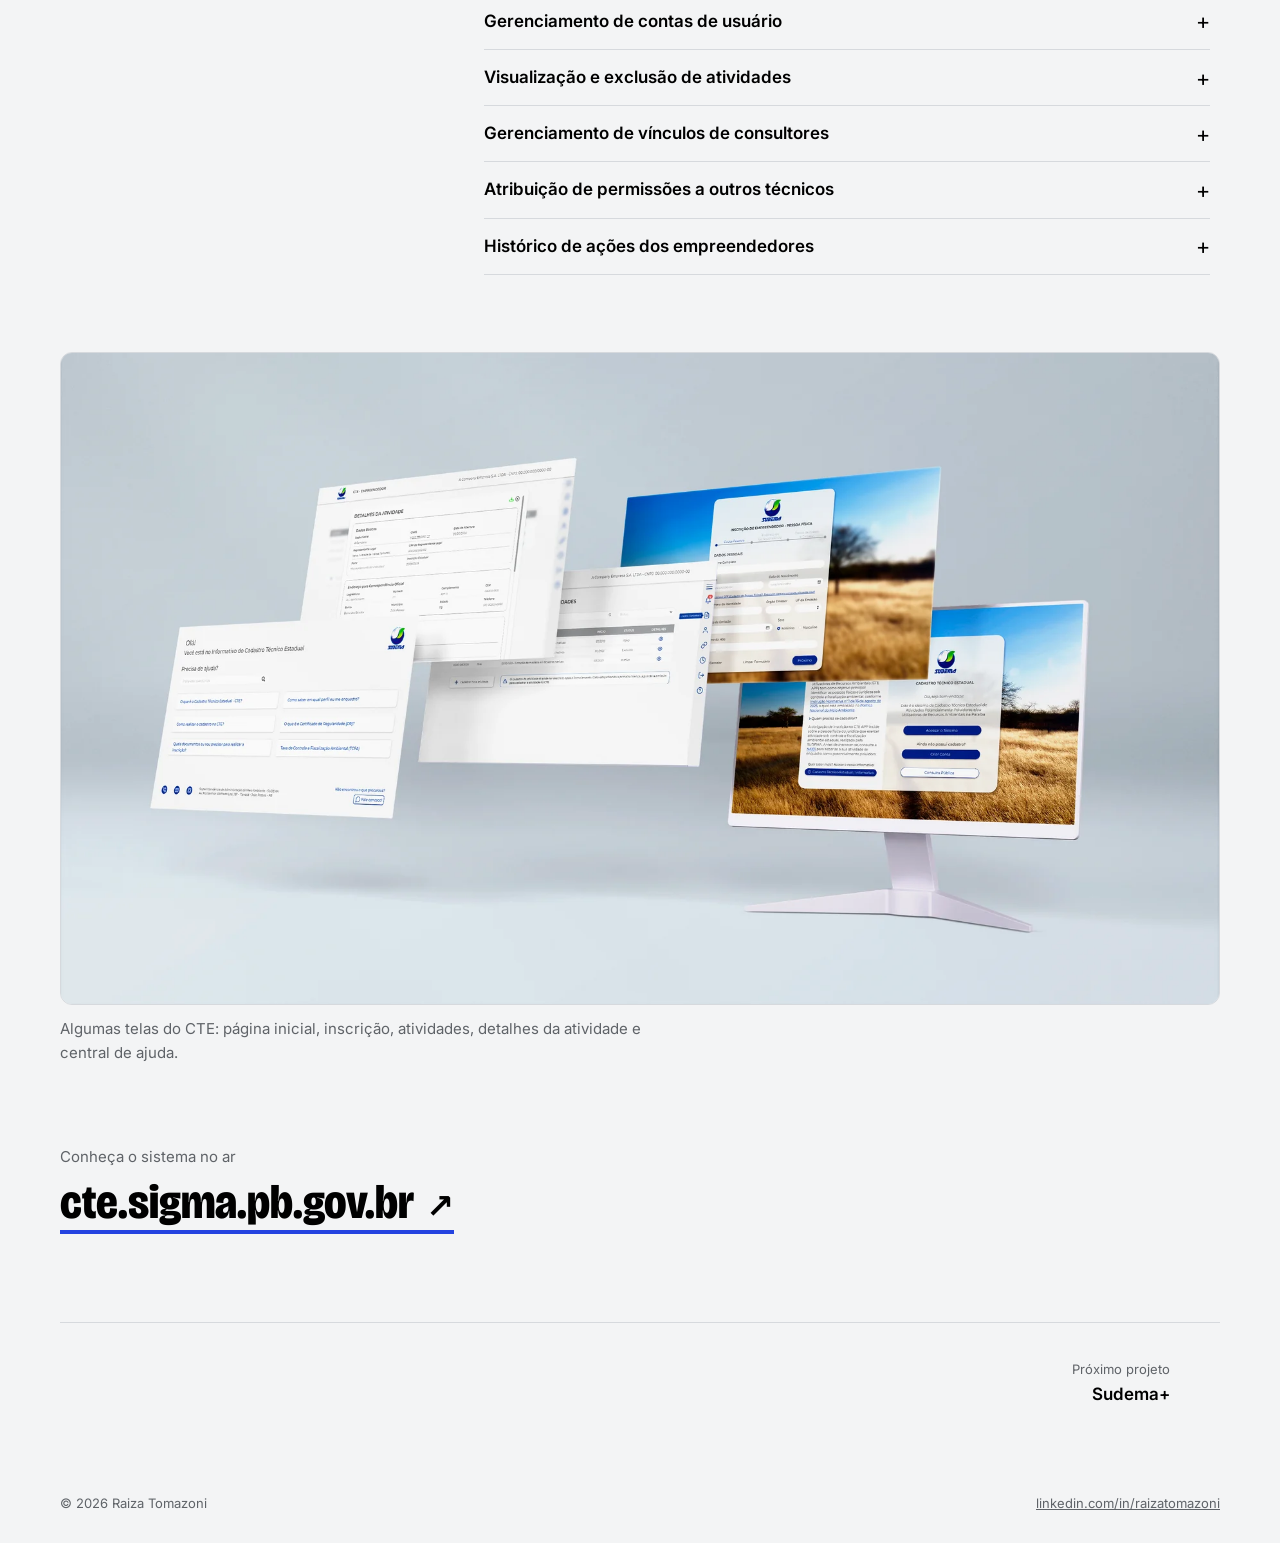
<file: projetos/cte.html>
<!doctype html>
<html lang="pt-BR">
<head>
<meta charset="utf-8">
<meta name="viewport" content="width=device-width, initial-scale=1">
<title>Cadastro Técnico Estadual — Raiza Tomazoni</title>
<meta name="description" content="Sistema para empreendedores, consultores e técnicos da SUDEMA registrarem e acompanharem atividades licenciadas, com fluxos pensados para três perfis muito diferentes.">
<meta property="og:title" content="Cadastro Técnico Estadual — Raiza Tomazoni">
<meta property="og:description" content="Sistema para empreendedores, consultores e técnicos da SUDEMA registrarem e acompanharem atividades licenciadas, com fluxos pensados para três perfis muito diferentes.">
<meta property="og:image" content="../assets/img/cover-cte.webp?v=45bce792">
<meta name="theme-color" content="#f3f4f5">
<link rel="icon" href="../assets/favicon.svg" type="image/svg+xml">
<link rel="icon" href="../assets/favicon-32.png" sizes="32x32" type="image/png">
<link rel="apple-touch-icon" href="../assets/apple-touch-icon.png">
<link rel="preconnect" href="https://fonts.googleapis.com"><link rel="preconnect" href="https://fonts.gstatic.com" crossorigin><link href="https://fonts.googleapis.com/css2?family=Bricolage+Grotesque:opsz,wdth,wght@12..96,75..100,200..800&family=Inter:opsz,wght@14..32,400..700&family=Quicksand:wght@400..700&family=Lato:wght@400;700&display=swap" rel="stylesheet">
<link rel="stylesheet" href="../assets/css/style.css?v=1793290196">
<script>(function(){var d=document.documentElement;d.classList.add('js');var t=null;try{t=localStorage.getItem('tema')}catch(e){}if(t!=='dark')t='light';d.setAttribute('data-theme',t);document.querySelector('meta[name=theme-color]').setAttribute('content',t==='dark'?'#0e0f11':'#f3f4f5')})()</script>
</head>
<body>
<div class="progress" aria-hidden="true"></div>
<a class="skip" href="#conteudo">Pular para o conteúdo</a>
<header class="nav"><div class="wrap">
  <a class="nav__name" href="../index.html">Raiza Tomazoni</a>
  <div class="nav__right"><nav aria-label="Principal"><ul>
    <li><a class="u" href="../index.html#projetos">Projetos</a></li>
    <li><a class="u" href="../index.html#sobre">Sobre</a></li>
    <li><a class="u" href="../index.html#contato">Contato</a></li>
  </ul></nav>
  <button class="theme-toggle" type="button" data-theme-toggle aria-label="Mudar para modo escuro"><svg class="i-moon" viewBox="0 0 24 24" aria-hidden="true"><path fill="none" stroke="currentColor" stroke-width="2" stroke-linecap="round" stroke-linejoin="round" d="M20 14.5A8 8 0 1 1 9.5 4a6.5 6.5 0 0 0 10.5 10.5Z"/></svg><svg class="i-sun" viewBox="0 0 24 24" aria-hidden="true"><g fill="none" stroke="currentColor" stroke-width="2" stroke-linecap="round"><circle cx="12" cy="12" r="4"/><path d="M12 2v2M12 20v2M4.9 4.9l1.4 1.4M17.7 17.7l1.4 1.4M2 12h2M20 12h2M4.9 19.1l1.4-1.4M17.7 6.3l1.4-1.4"/></g></svg></button></div>
</div></header>
<main id="conteudo">

<section class="case-hero"><div class="wrap">
  <a class="back" href="../index.html#projetos"><span aria-hidden="true">←</span> Voltar para projetos</a>
  <h1 data-load><span class="line"><span>Cadastro Técnico Estadual</span></span></h1>
  <div class="case-hero__row">
    <p class="lede" data-reveal>Documentação da experiência do usuário no Cadastro Técnico Estadual: as interações, interfaces e fluxos do sistema, pensados para garantir usabilidade, eficiência e satisfação de quem o usa.</p>
    <div data-reveal><div class="share" data-share data-share-text="Cadastro Técnico Estadual — estudo de caso de Raiza Tomazoni"><span class="share__label">Compartilhar projeto</span><div class="share__btns"><button class="share__btn share__native" type="button" data-share-native aria-label="Compartilhar" hidden><svg viewBox="0 0 24 24" aria-hidden="true"><path fill="none" stroke="currentColor" stroke-width="2" stroke-linecap="round" stroke-linejoin="round" d="M12 3v12M7 8l5-5 5 5M5 13v6a2 2 0 0 0 2 2h10a2 2 0 0 0 2-2v-6"/></svg></button><a class="share__btn" data-share-wa href="#" target="_blank" rel="noopener" aria-label="Compartilhar no WhatsApp"><svg viewBox="0 0 24 24" aria-hidden="true"><path fill="currentColor" d="M12 2a10 10 0 0 0-8.6 15.1L2 22l5-1.3A10 10 0 1 0 12 2Zm0 18.2a8.2 8.2 0 0 1-4.2-1.2l-.3-.2-3 .8.8-2.9-.2-.3A8.2 8.2 0 1 1 12 20.2Zm4.5-6.1c-.2-.1-1.5-.7-1.7-.8-.2-.1-.4-.1-.6.1l-.8 1c-.1.2-.3.2-.5.1a6.7 6.7 0 0 1-3.3-2.9c-.3-.4.2-.4.7-1.4.1-.2 0-.3 0-.4l-.8-1.8c-.2-.5-.4-.4-.6-.4h-.5a1 1 0 0 0-.7.3 3 3 0 0 0-.9 2.2c0 1.3 1 2.6 1.1 2.8.1.2 1.9 2.9 4.6 4 1.7.7 2.4.8 3.2.7.5-.1 1.5-.6 1.7-1.2.2-.6.2-1.1.2-1.2-.1-.1-.3-.2-.5-.3Z"/></svg></a><a class="share__btn" data-share-li href="#" target="_blank" rel="noopener" aria-label="Compartilhar no LinkedIn"><svg viewBox="0 0 24 24" aria-hidden="true"><path fill="currentColor" d="M4.98 3.5a2.5 2.5 0 1 1 0 5 2.5 2.5 0 0 1 0-5ZM3 9.75h4V21H3V9.75Zm6.5 0h3.8v1.6h.1c.5-1 1.8-2 3.8-2 4 0 4.8 2.6 4.8 6V21h-4v-5c0-1.2 0-2.8-1.7-2.8s-2 1.3-2 2.7V21h-4V9.75Z"/></svg></a><button class="share__btn" type="button" data-share-copy aria-label="Copiar link"><svg viewBox="0 0 24 24" aria-hidden="true"><path fill="none" stroke="currentColor" stroke-width="2" stroke-linecap="round" stroke-linejoin="round" d="M10 14a4.5 4.5 0 0 0 6.4 0l3.2-3.2a4.5 4.5 0 0 0-6.4-6.4L12 5.6M14 10a4.5 4.5 0 0 0-6.4 0l-3.2 3.2a4.5 4.5 0 0 0 6.4 6.4l1.2-1.2"/></svg></button><span class="share__ok" role="status" aria-live="polite"></span></div></div></div>
  </div>
  <dl class="meta" data-reveal><div><dt>Papel</dt><dd>UX/UI Designer</dd></div><div><dt>Cliente</dt><dd>SUDEMA-PB</dd></div><div><dt>Ano</dt><dd>2023</dd></div><div><dt>No ar</dt><dd><a href="https://cte.sigma.pb.gov.br" target="_blank" rel="noopener">cte.sigma.pb.gov.br</a></dd></div></dl>
</div></section>
<div class="wrap case-cover"><div class="case-cover__frame" data-reveal="clip"><img src="../assets/img/cte-mockup.webp?v=41202982" alt="Notebook sobre a mesa exibindo a página inicial do Cadastro Técnico Estadual"></div></div>
<div class="wrap">
<section class="block"><h2 data-reveal>Introdução</h2><div class="block__body" data-reveal>
<p>Esta documentação tem como foco a experiência do usuário no Cadastro Técnico Estadual (CTE). O objetivo é detalhar as interações, interfaces e fluxos de usuários do sistema, garantindo a usabilidade, a eficiência e a satisfação dos usuários finais.</p>
</div></section><section class="block"><h2 data-reveal>Problema a ser resolvido</h2><div class="block__body" data-reveal>
<p>O principal problema é a dificuldade enfrentada pelos empreendedores para cadastrar suas atividades junto à SUDEMA e gerenciar os consultores vinculados à sua conta. Além disso, era preciso melhorar a eficiência do gerenciamento de dados e das interações entre os usuários do sistema.</p>
</div></section><section class="block"><h2 data-reveal>Solução</h2><div class="block__body" data-reveal>
<p>A solução proposta é uma plataforma on-line integrada e intuitiva, que facilita o cadastro de atividades pelos empreendedores, simplifica a busca e o vínculo com consultores ambientais qualificados e oferece ferramentas de gerenciamento eficazes para todos os perfis de usuário.</p>
</div></section><section class="block"><h2 data-reveal>Visão geral da experiência</h2><div class="block__body" data-reveal>
<p>O CTE foi pensado e desenvolvido com uma abordagem centrada no usuário, priorizando a facilidade de uso, a clareza das informações e a eficiência nas interações.</p>
<h3>Princípios de design</h3>
<ul>
  <li><b>Usabilidade:</b> o sistema foi projetado para ser intuitivo e fácil de usar, independentemente da familiaridade da pessoa com tecnologia. As interfaces foram simplificadas e organizadas de forma lógica, para que todos naveguem com confiança e sem esforço excessivo.</li>
  <li><b>Clareza de informações:</b> um dos principais objetivos do CTE é oferecer informações claras e relevantes em todos os momentos. Da página inicial aos formulários de cadastro e gerenciamento, cada elemento da interface foi pensado para comunicar de forma concisa e compreensível.</li>
  <li><b>Consistência:</b> as interfaces seguem um conjunto consistente de padrões de design, o que facilita a familiarização e a navegação em todo o sistema.</li>
  <li><b>Feedback:</b> o sistema responde de forma clara e imediata a cada ação, para que o usuário saiba sempre o status das operações.</li>
  <li><b>Suporte:</b> páginas de ajuda e formulários de dúvidas facilitam a comunicação entre usuários e equipe técnica.</li>
</ul>
</div></section><section class="block"><h2 data-reveal>Componentes de interface</h2><div class="block__body" data-reveal>
<ul>
  <li><b>Navegação intuitiva:</b> estrutura clara e hierárquica, que facilita encontrar e acessar as diferentes funcionalidades.</li>
  <li><b>Formulários amigáveis:</b> projetados com atenção especial à usabilidade, com descrições, exemplos, validação em tempo real e feedback para orientar o preenchimento.</li>
  <li><b>Controles interativos:</b> botões, links e outros elementos interativos com destaque visual e comportamento consistente.</li>
  <li><b>Feedback visual:</b> cores e ícones comunicam informações importantes e orientam o usuário em suas ações.</li>
</ul>
<h3>Responsividade</h3>
<p>O sistema tem design responsivo e se adapta automaticamente a diferentes dispositivos e tamanhos de tela, garantindo uma experiência consistente no computador, no tablet e no celular.</p>
</div></section><section class="block"><h2 data-reveal>Personas</h2><div class="block__body" data-reveal>
<p>O CTE atende três perfis com objetivos e rotinas bem diferentes: a empreendedora que precisa se regularizar, o consultor que faz isso por vários clientes e o técnico que administra o sistema.</p>
</div></section><figure class="figure" data-reveal><a class="figure__frame" href="../assets/img/cte-personas.webp?v=aa2bc153" target="_blank" rel="noopener" data-cursor="Ampliar"><img src="../assets/img/cte-personas.webp?v=aa2bc153" alt="Personas Ana Silva, empreendedora de 43 anos de Campina Grande; Pedro Oliveira, engenheiro ambiental de 34 anos de João Pessoa; e João Santos, técnico ambiental de 56 anos de João Pessoa, com descrição e objetivos" loading="lazy"></a><figcaption>Personas: Ana Silva (empreendedora), Pedro Oliveira (consultor) e João Santos (técnico).</figcaption></figure><section class="block"><h2 data-reveal>Histórias de usuário</h2><div class="block__body" data-reveal>
<h3>Para a empreendedora</h3>
<ul>
  <li>Como Ana Silva, quero cadastrar novas atividades no CTE para obter certificados de regularidade.</li>
  <li>Como Ana Silva, quero visualizar meus dados cadastrais e atualizar meus dados de acesso e contato.</li>
  <li>Como Ana Silva, quero ver o histórico de todas as ações realizadas na minha conta, incluindo as que meu consultor realizou.</li>
  <li>Como Ana Silva, quero aceitar ou recusar solicitações de vínculo de consultores para receber assistência na regularização ambiental.</li>
</ul>
<h3>Para o consultor</h3>
<ul>
  <li>Como Pedro Oliveira, quero solicitar vínculo com empreendedores para ajudá-los no processo de regularização ambiental.</li>
  <li>Como Pedro Oliveira, quero cadastrar e visualizar atividades dos empreendedores vinculados para garantir sua regularidade.</li>
  <li>Como Pedro Oliveira, quero visualizar meus dados cadastrais e atualizar meus dados de acesso e contato.</li>
  <li>Como Pedro Oliveira, quero ver o histórico das ações dos empreendedores com quem tenho vínculo.</li>
</ul>
<h3>Para o técnico</h3>
<ul>
  <li>Como João Santos, quero visualizar, atualizar e excluir qualquer conta de usuário para garantir a integridade do sistema.</li>
  <li>Como João Santos, quero visualizar e excluir atividades dos empreendedores para corrigir informações incorretas ou desatualizadas.</li>
  <li>Como João Santos, quero gerenciar os vínculos de consultores, podendo aceitar, recusar ou remover vínculos conforme necessário.</li>
  <li>Como João Santos, quero atribuir permissões a outros técnicos para auxiliar na administração do CTE.</li>
  <li>Como João Santos, quero ver o histórico das ações de todos os empreendedores do sistema.</li>
</ul>
</div></section><section class="block"><h2 data-reveal>Fluxos dos usuários</h2><div class="block__body" data-reveal>
<p>Cada fluxo descreve o caminho de uma persona para cumprir uma tarefa. Abra cada um para ver os passos.</p>

<h3>Empreendedora: Ana Silva</h3>
<details class="flow"><summary>Cadastro de nova atividade</summary><ol>
  <li>Ana acessa o CTE e entra na sua conta.</li>
  <li>Na área do empreendedor, seleciona a opção de cadastrar nova atividade.</li>
  <li>Preenche o número da licença da atividade.</li>
  <li>Depois de revisar as informações, confirma o cadastro.</li>
</ol></details>
<details class="flow"><summary>Gerar certificado de regularidade</summary><ol>
  <li>Ana acessa o menu de cadastros.</li>
  <li>Seleciona a opção de ver os detalhes da atividade.</li>
  <li>Confere as informações e gera o certificado de regularidade para impressão.</li>
</ol></details>
<details class="flow"><summary>Gerenciamento de dados cadastrais</summary><ol>
  <li>Ana decide atualizar seu endereço de e-mail.</li>
  <li>Acessa os dados cadastrais da conta e seleciona a opção de alterar dados de acesso e de contato.</li>
  <li>Atualiza o e-mail e confirma a alteração.</li>
</ol></details>
<details class="flow"><summary>Gerenciamento de vínculos com consultores</summary><ol>
  <li>Ana recebe uma solicitação de vínculo de um consultor.</li>
  <li>Acessa a área de gestão de vínculos e visualiza os documentos do consultor.</li>
  <li>Decide aceitar ou recusar o vínculo.</li>
</ol></details>
<details class="flow"><summary>Histórico de ações na conta</summary><ol>
  <li>Ana acessa o menu de histórico.</li>
  <li>Visualiza quais ações foram realizadas na sua conta e quem as realizou.</li>
</ol></details>

<h3>Consultor: Pedro Oliveira</h3>
<details class="flow"><summary>Solicitação de vínculo com empreendedores</summary><ol>
  <li>Pedro acessa o CTE e entra na sua conta de consultor.</li>
  <li>Procura empreendedores que possam precisar de assistência na regularização ambiental.</li>
  <li>Envia solicitações de vínculo para os empreendedores selecionados.</li>
</ol></details>
<details class="flow"><summary>Cadastro de atividades</summary><ol>
  <li>Pedro visualiza as atividades dos empreendedores vinculados à sua conta.</li>
  <li>Adiciona novas atividades conforme necessário.</li>
</ol></details>
<details class="flow"><summary>Gerar certificado de regularidade</summary><ol>
  <li>Pedro visualiza os detalhes das atividades dos empreendedores vinculados.</li>
  <li>Confere as informações e gera o certificado de regularidade para impressão.</li>
</ol></details>
<details class="flow"><summary>Gerenciamento de dados cadastrais</summary><ol>
  <li>Pedro decide alterar sua senha.</li>
  <li>Acessa os dados cadastrais da conta e seleciona a opção de alterar dados de acesso e de contato.</li>
  <li>Atualiza a senha e confirma a alteração.</li>
</ol></details>
<details class="flow"><summary>Histórico de ações dos empreendedores</summary><ol>
  <li>Pedro precisa conferir quem alterou o e-mail na conta de um empreendedor.</li>
  <li>Acessa o histórico desse empreendedor.</li>
  <li>Visualiza quais ações foram realizadas, quando e por quem.</li>
</ol></details>

<h3>Técnico: João Santos</h3>
<details class="flow"><summary>Gerenciamento de contas de usuário</summary><ol>
  <li>João precisa alterar o telefone de um consultor.</li>
  <li>Acessa o painel de gerenciamento de contas e visualiza os dados cadastrais da conta.</li>
  <li>Atualiza o número de telefone e confirma a ação.</li>
</ol></details>
<details class="flow"><summary>Visualização e exclusão de atividades</summary><ol>
  <li>João visualiza os detalhes de todas as atividades dos empreendedores do CTE.</li>
  <li>Tem permissão para excluir atividades dos empreendedores.</li>
</ol></details>
<details class="flow"><summary>Gerenciamento de vínculos de consultores</summary><ol>
  <li>João revisa os vínculos entre consultores e empreendedores.</li>
  <li>Aceita, recusa ou remove vínculos conforme necessário.</li>
</ol></details>
<details class="flow"><summary>Atribuição de permissões a outros técnicos</summary><ol>
  <li>João precisa configurar o perfil de um novo técnico.</li>
  <li>Entra no painel de perfis e permissões e atribui ao novo técnico autorizações de edição e/ou exclusão.</li>
</ol></details>
<details class="flow"><summary>Histórico de ações dos empreendedores</summary><ol>
  <li>João quer saber por que uma atividade foi excluída.</li>
  <li>Acessa o histórico do empreendedor que tinha a atividade.</li>
  <li>Visualiza qual técnico fez a exclusão e qual foi a justificativa.</li>
</ol></details>
</div></section><figure class="figure" data-reveal><a class="figure__frame" href="../assets/img/cte-telas.webp?v=584a0ec3" target="_blank" rel="noopener" data-cursor="Ampliar"><img src="../assets/img/cte-telas.webp?v=584a0ec3" alt="Telas do Cadastro Técnico Estadual em perspectiva: página inicial, inscrição de empreendedor, lista e detalhes de atividades e central de ajuda" loading="lazy"></a><figcaption>Algumas telas do CTE: página inicial, inscrição, atividades, detalhes da atividade e central de ajuda.</figcaption></figure>
<div class="live" data-reveal><span class="live__label">Conheça o sistema no ar</span><a class="live__link" href="https://cte.sigma.pb.gov.br/" target="_blank" rel="noopener">cte.sigma.pb.gov.br <span aria-hidden="true">↗</span></a></div>
<a class="next" href="sudema-mais.html"><span class="next__in"><span><span class="next__label">Próximo projeto</span><span class="next__name">Sudema+</span></span><span class="next__arrow" aria-hidden="true">→</span></span></a>
</div>
</main>

<footer class="foot"><div class="wrap">
  <span>© <span id="ano">2026</span> Raiza Tomazoni</span>
  <a class="u" href="https://www.linkedin.com/in/raizatomazoni/" target="_blank" rel="noopener">linkedin.com/in/raizatomazoni</a>
</div></footer>
<script src="../assets/js/main.js?v=1793290196" defer></script>
<script data-goatcounter="https://raizatomazoni.goatcounter.com/count" async src="https://gc.zgo.at/count.js"></script>
</body>
</html>
</file>
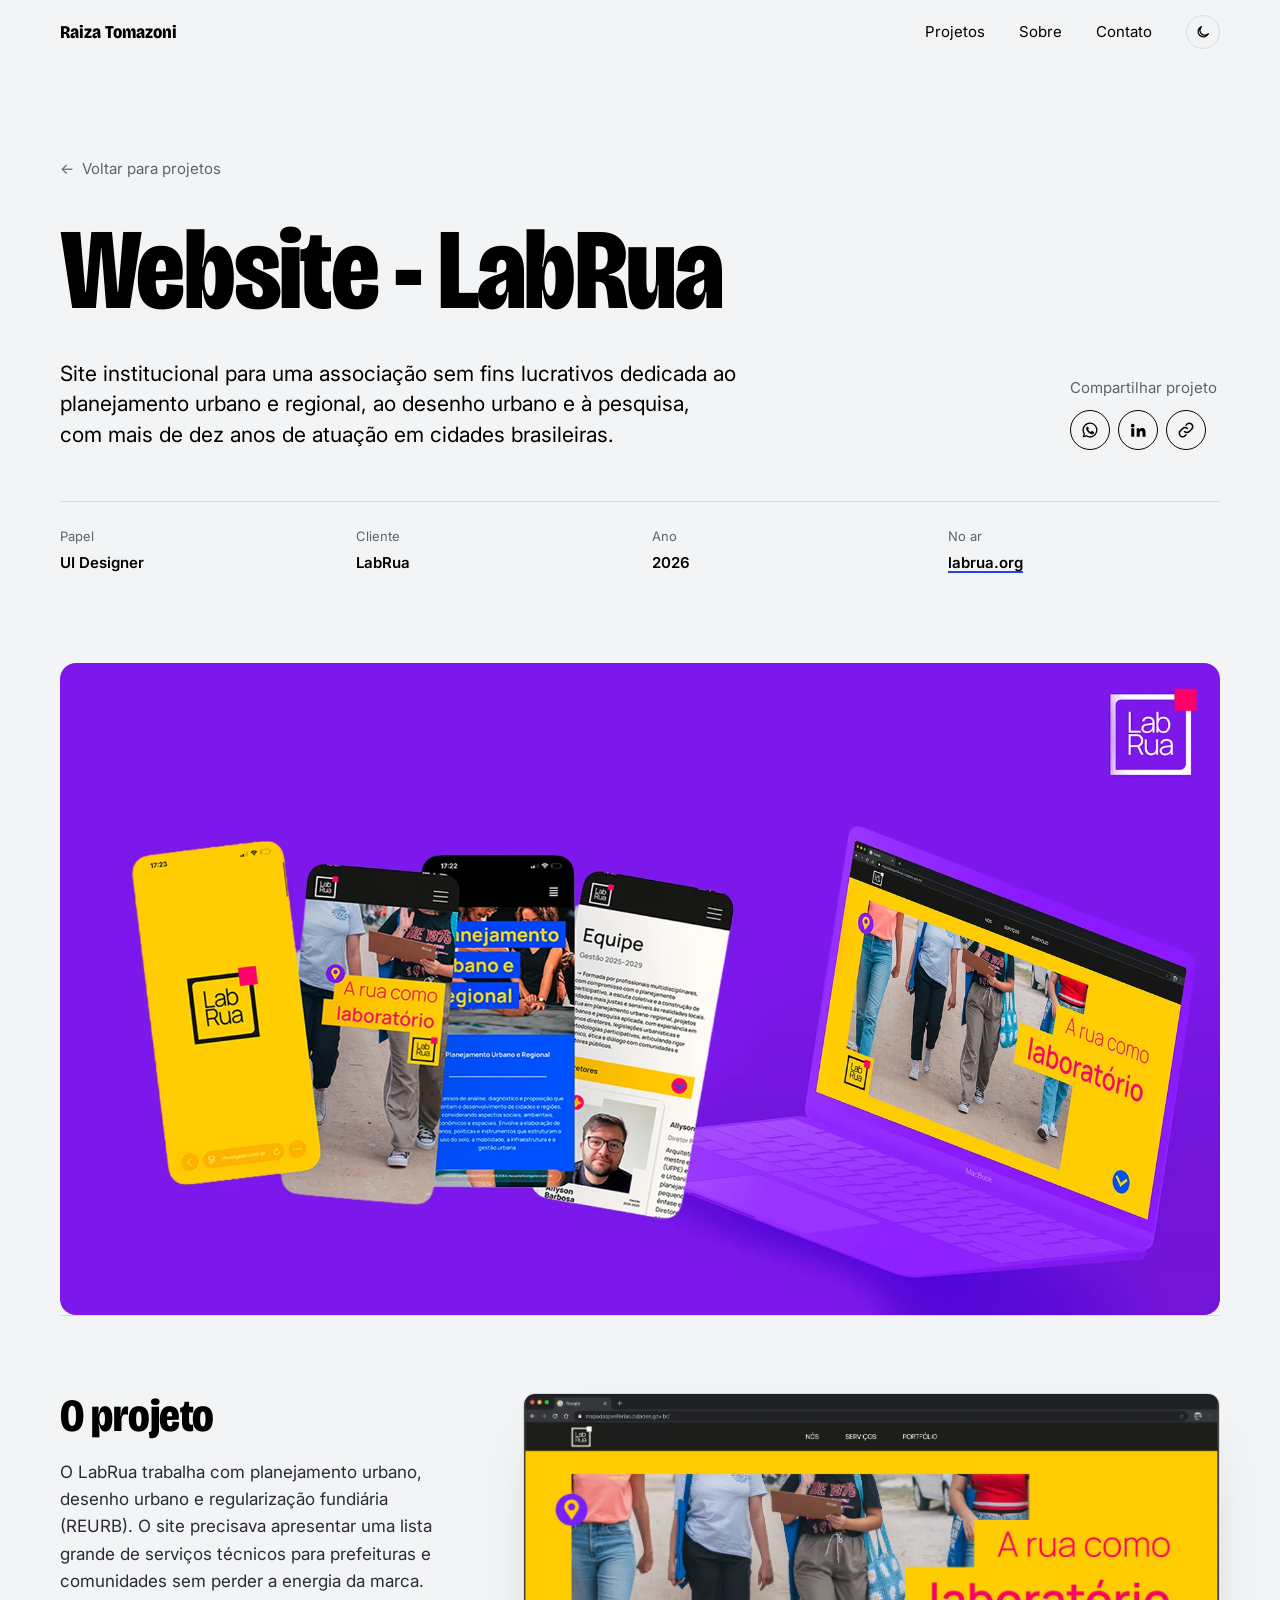
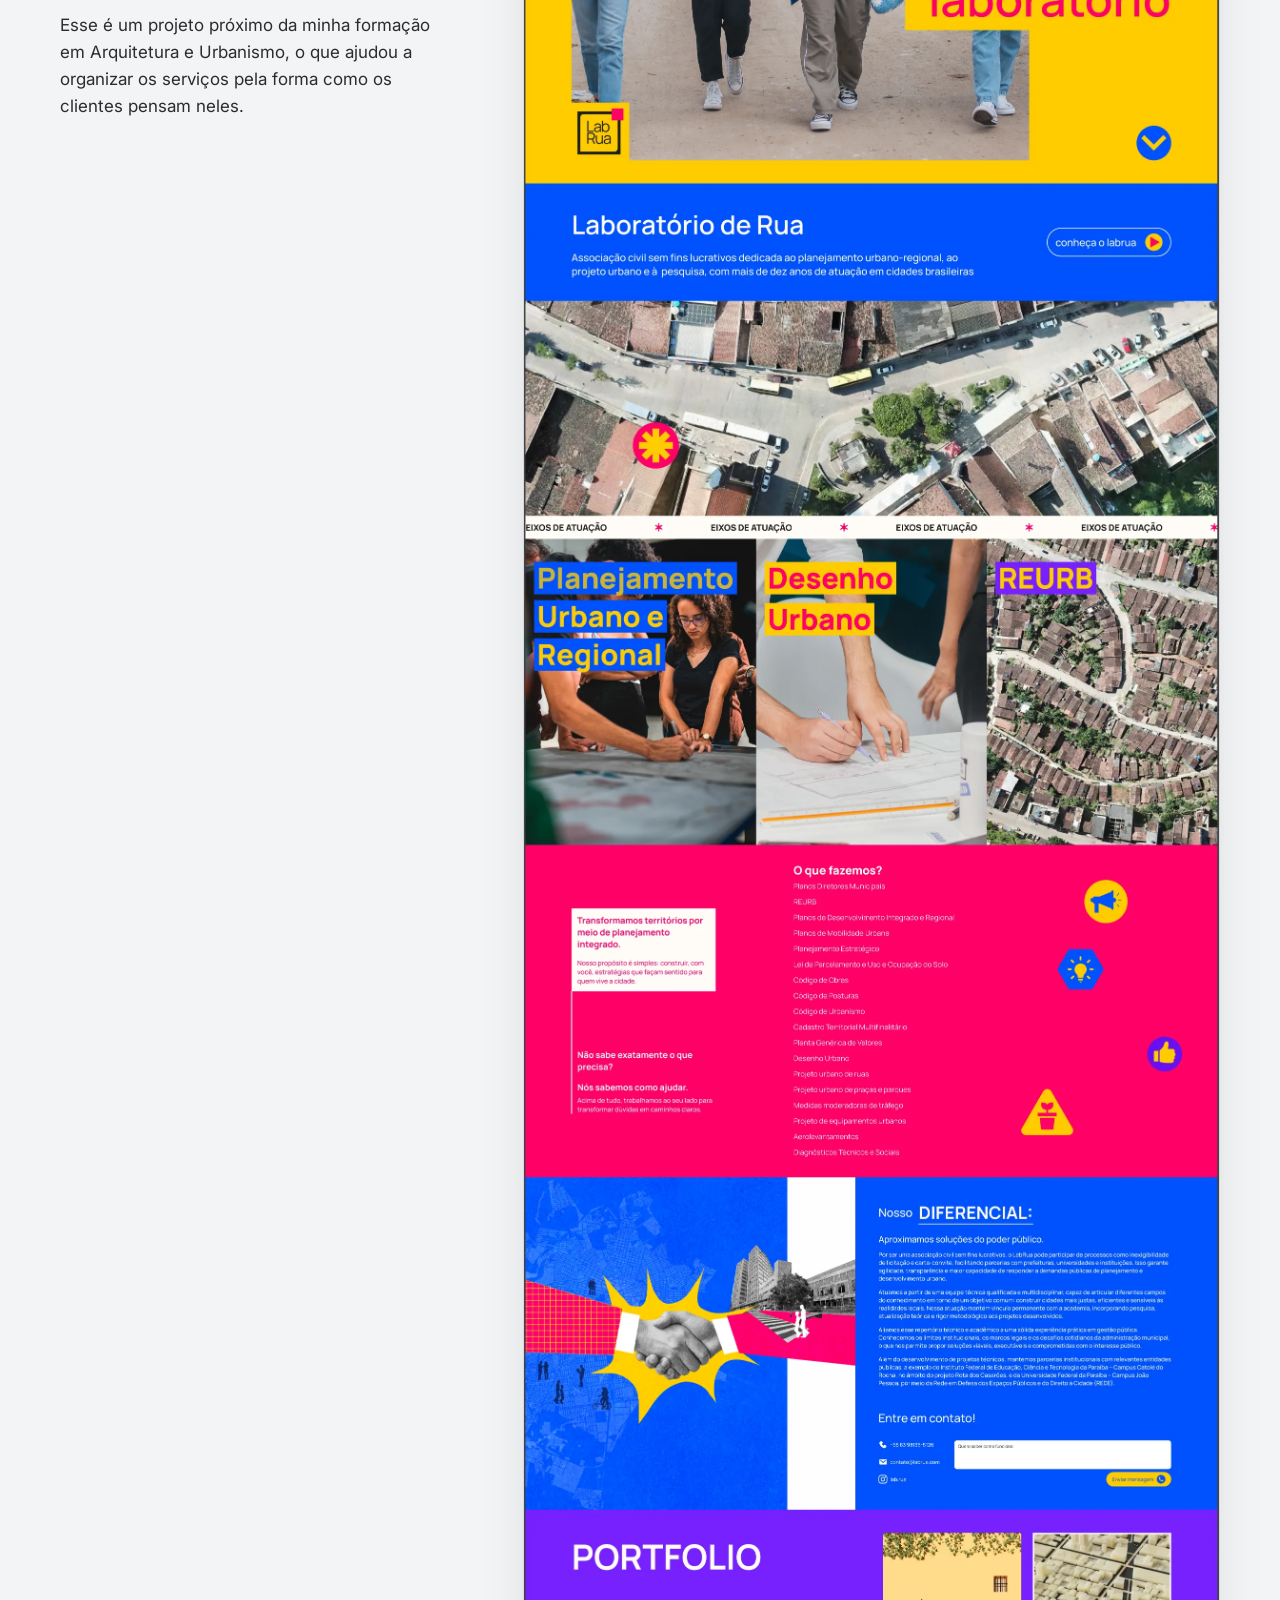
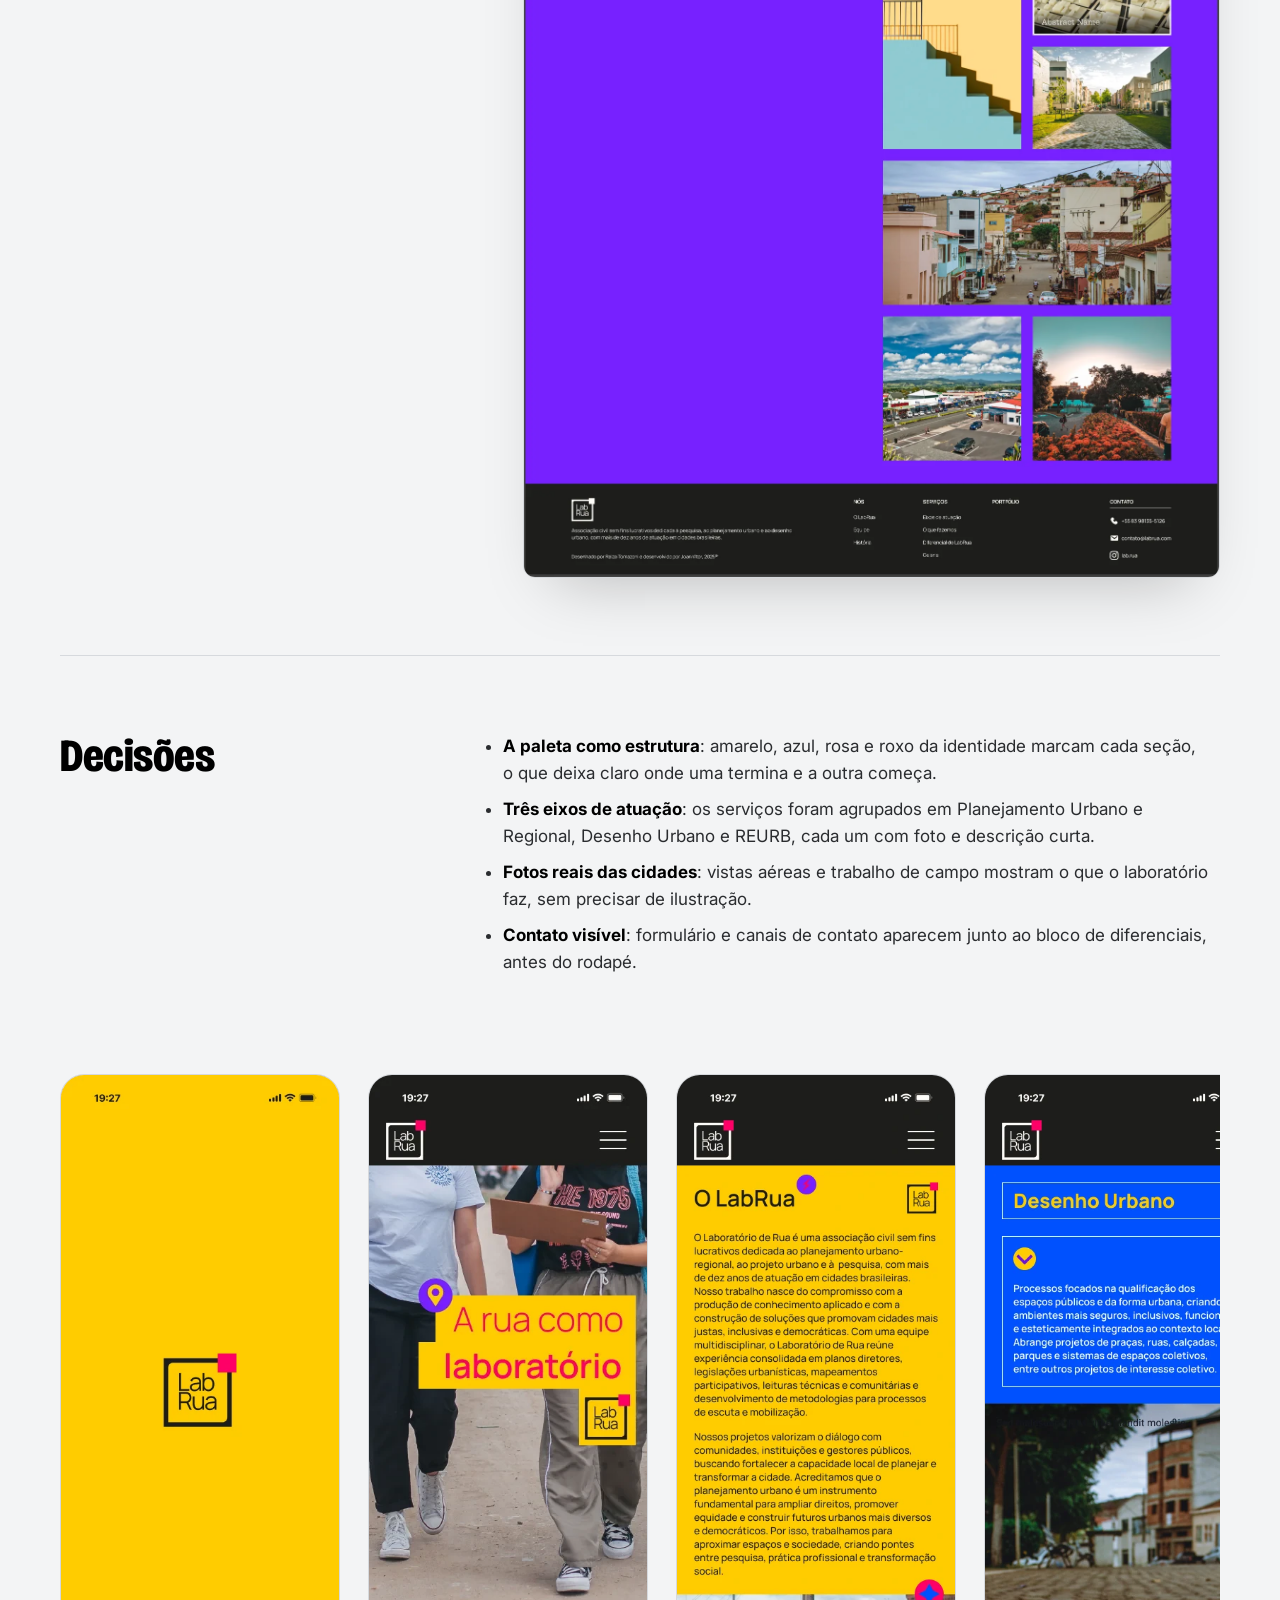
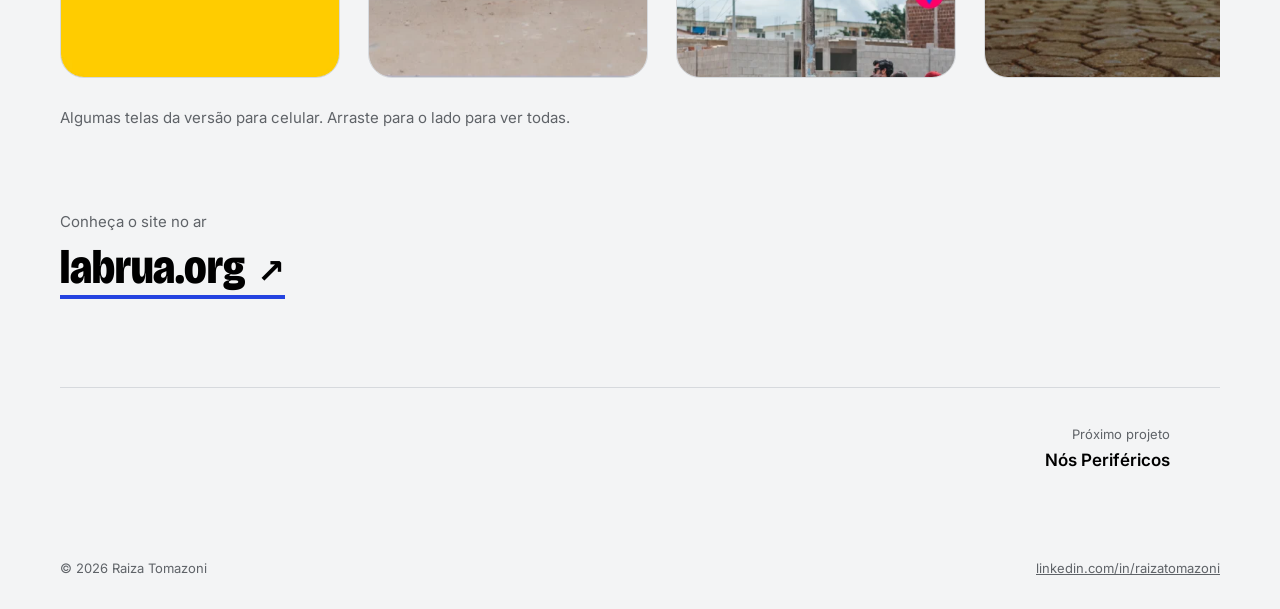
<file: projetos/labrua.html>
<!doctype html>
<html lang="pt-BR">
<head>
<meta charset="utf-8">
<meta name="viewport" content="width=device-width, initial-scale=1">
<title>Website - LabRua — Raiza Tomazoni</title>
<meta name="description" content="Site institucional para o Laboratório de Rua, associação de planejamento urbano, usando a paleta vibrante da identidade para reforçar a personalidade da marca.">
<meta property="og:title" content="Website - LabRua — Raiza Tomazoni">
<meta property="og:description" content="Site institucional para o Laboratório de Rua, associação de planejamento urbano, usando a paleta vibrante da identidade para reforçar a personalidade da marca.">
<meta property="og:image" content="../assets/img/cover-labrua.webp?v=0d39c665">
<meta name="theme-color" content="#f3f4f5">
<link rel="icon" href="../assets/favicon.svg" type="image/svg+xml">
<link rel="icon" href="../assets/favicon-32.png" sizes="32x32" type="image/png">
<link rel="apple-touch-icon" href="../assets/apple-touch-icon.png">
<link rel="preconnect" href="https://fonts.googleapis.com"><link rel="preconnect" href="https://fonts.gstatic.com" crossorigin><link href="https://fonts.googleapis.com/css2?family=Bricolage+Grotesque:opsz,wdth,wght@12..96,75..100,200..800&family=Inter:opsz,wght@14..32,400..700&family=Quicksand:wght@400..700&family=Lato:wght@400;700&display=swap" rel="stylesheet">
<link rel="stylesheet" href="../assets/css/style.css?v=1793290196">
<script>(function(){var d=document.documentElement;d.classList.add('js');var t=null;try{t=localStorage.getItem('tema')}catch(e){}if(t!=='dark')t='light';d.setAttribute('data-theme',t);document.querySelector('meta[name=theme-color]').setAttribute('content',t==='dark'?'#0e0f11':'#f3f4f5')})()</script>
</head>
<body>
<div class="progress" aria-hidden="true"></div>
<a class="skip" href="#conteudo">Pular para o conteúdo</a>
<header class="nav"><div class="wrap">
  <a class="nav__name" href="../index.html">Raiza Tomazoni</a>
  <div class="nav__right"><nav aria-label="Principal"><ul>
    <li><a class="u" href="../index.html#projetos">Projetos</a></li>
    <li><a class="u" href="../index.html#sobre">Sobre</a></li>
    <li><a class="u" href="../index.html#contato">Contato</a></li>
  </ul></nav>
  <button class="theme-toggle" type="button" data-theme-toggle aria-label="Mudar para modo escuro"><svg class="i-moon" viewBox="0 0 24 24" aria-hidden="true"><path fill="none" stroke="currentColor" stroke-width="2" stroke-linecap="round" stroke-linejoin="round" d="M20 14.5A8 8 0 1 1 9.5 4a6.5 6.5 0 0 0 10.5 10.5Z"/></svg><svg class="i-sun" viewBox="0 0 24 24" aria-hidden="true"><g fill="none" stroke="currentColor" stroke-width="2" stroke-linecap="round"><circle cx="12" cy="12" r="4"/><path d="M12 2v2M12 20v2M4.9 4.9l1.4 1.4M17.7 17.7l1.4 1.4M2 12h2M20 12h2M4.9 19.1l1.4-1.4M17.7 6.3l1.4-1.4"/></g></svg></button></div>
</div></header>
<main id="conteudo">

<section class="case-hero"><div class="wrap">
  <a class="back" href="../index.html#projetos"><span aria-hidden="true">←</span> Voltar para projetos</a>
  <h1 data-load><span class="line"><span>Website - LabRua</span></span></h1>
  <div class="case-hero__row">
    <p class="lede" data-reveal>Site institucional para uma associação sem fins lucrativos dedicada ao planejamento urbano e regional, ao desenho urbano e à pesquisa, com mais de dez anos de atuação em cidades brasileiras.</p>
    <div data-reveal><div class="share" data-share data-share-text="Website - LabRua — estudo de caso de Raiza Tomazoni"><span class="share__label">Compartilhar projeto</span><div class="share__btns"><button class="share__btn share__native" type="button" data-share-native aria-label="Compartilhar" hidden><svg viewBox="0 0 24 24" aria-hidden="true"><path fill="none" stroke="currentColor" stroke-width="2" stroke-linecap="round" stroke-linejoin="round" d="M12 3v12M7 8l5-5 5 5M5 13v6a2 2 0 0 0 2 2h10a2 2 0 0 0 2-2v-6"/></svg></button><a class="share__btn" data-share-wa href="#" target="_blank" rel="noopener" aria-label="Compartilhar no WhatsApp"><svg viewBox="0 0 24 24" aria-hidden="true"><path fill="currentColor" d="M12 2a10 10 0 0 0-8.6 15.1L2 22l5-1.3A10 10 0 1 0 12 2Zm0 18.2a8.2 8.2 0 0 1-4.2-1.2l-.3-.2-3 .8.8-2.9-.2-.3A8.2 8.2 0 1 1 12 20.2Zm4.5-6.1c-.2-.1-1.5-.7-1.7-.8-.2-.1-.4-.1-.6.1l-.8 1c-.1.2-.3.2-.5.1a6.7 6.7 0 0 1-3.3-2.9c-.3-.4.2-.4.7-1.4.1-.2 0-.3 0-.4l-.8-1.8c-.2-.5-.4-.4-.6-.4h-.5a1 1 0 0 0-.7.3 3 3 0 0 0-.9 2.2c0 1.3 1 2.6 1.1 2.8.1.2 1.9 2.9 4.6 4 1.7.7 2.4.8 3.2.7.5-.1 1.5-.6 1.7-1.2.2-.6.2-1.1.2-1.2-.1-.1-.3-.2-.5-.3Z"/></svg></a><a class="share__btn" data-share-li href="#" target="_blank" rel="noopener" aria-label="Compartilhar no LinkedIn"><svg viewBox="0 0 24 24" aria-hidden="true"><path fill="currentColor" d="M4.98 3.5a2.5 2.5 0 1 1 0 5 2.5 2.5 0 0 1 0-5ZM3 9.75h4V21H3V9.75Zm6.5 0h3.8v1.6h.1c.5-1 1.8-2 3.8-2 4 0 4.8 2.6 4.8 6V21h-4v-5c0-1.2 0-2.8-1.7-2.8s-2 1.3-2 2.7V21h-4V9.75Z"/></svg></a><button class="share__btn" type="button" data-share-copy aria-label="Copiar link"><svg viewBox="0 0 24 24" aria-hidden="true"><path fill="none" stroke="currentColor" stroke-width="2" stroke-linecap="round" stroke-linejoin="round" d="M10 14a4.5 4.5 0 0 0 6.4 0l3.2-3.2a4.5 4.5 0 0 0-6.4-6.4L12 5.6M14 10a4.5 4.5 0 0 0-6.4 0l-3.2 3.2a4.5 4.5 0 0 0 6.4 6.4l1.2-1.2"/></svg></button><span class="share__ok" role="status" aria-live="polite"></span></div></div></div>
  </div>
  <dl class="meta" data-reveal><div><dt>Papel</dt><dd>UI Designer</dd></div><div><dt>Cliente</dt><dd>LabRua</dd></div><div><dt>Ano</dt><dd>2026</dd></div><div><dt>No ar</dt><dd><a href="https://labrua.org" target="_blank" rel="noopener">labrua.org</a></dd></div></dl>
</div></section>
<div class="wrap case-cover"><div class="case-cover__frame" data-reveal="clip"><img src="../assets/img/labrua-capa.webp?v=0b832a51" alt="Telas do site do LabRua em celulares e notebook sobre fundo roxo, com o logotipo no canto"></div></div>
<div class="wrap">
<section class="pin"><div class="pin__text"><h2>O projeto</h2><div class="block__body">
<p>O LabRua trabalha com planejamento urbano, desenho urbano e regularização fundiária (REURB). O site precisava apresentar uma lista grande de serviços técnicos para prefeituras e comunidades sem perder a energia da marca.</p>
<p>Esse é um projeto próximo da minha formação em Arquitetura e Urbanismo, o que ajudou a organizar os serviços pela forma como os clientes pensam neles.</p>
</div></div><figure class="pin__media"><img src="../assets/img/labrua-home.webp?v=aabfd232" alt="Página inicial completa do site do LabRua: abertura amarela, apresentação do laboratório, eixos de atuação, portfólio, diferenciais e contato" loading="lazy"></figure></section><section class="block"><h2 data-reveal>Decisões</h2><div class="block__body" data-reveal>
<ul>
  <li><b>A paleta como estrutura</b>: amarelo, azul, rosa e roxo da identidade marcam cada seção, o que deixa claro onde uma termina e a outra começa.</li>
  <li><b>Três eixos de atuação</b>: os serviços foram agrupados em Planejamento Urbano e Regional, Desenho Urbano e REURB, cada um com foto e descrição curta.</li>
  <li><b>Fotos reais das cidades</b>: vistas aéreas e trabalho de campo mostram o que o laboratório faz, sem precisar de ilustração.</li>
  <li><b>Contato visível</b>: formulário e canais de contato aparecem junto ao bloco de diferenciais, antes do rodapé.</li>
</ul>
</div></section><figure class="figure" data-reveal><div class="phones"><img src="../assets/img/labrua-m-abertura.webp?v=376d7624" alt="Tela de abertura amarela com o logotipo do LabRua" loading="lazy"><img src="../assets/img/labrua-m-home.webp?v=06e1ce6c" alt="Início do site no celular com a frase A rua como laboratório" loading="lazy"><img src="../assets/img/labrua-m-nos.webp?v=d258f3dc" alt="Página O LabRua com a apresentação da associação" loading="lazy"><img src="../assets/img/labrua-m-eixos.webp?v=0efca597" alt="Eixos de atuação: Desenho Urbano, Planejamento Urbano e Regional e REURB" loading="lazy"><img src="../assets/img/labrua-m-equipe.webp?v=8812ad9c" alt="Página Equipe com diretores, coordenadores e associados voluntários" loading="lazy"><img src="../assets/img/labrua-m-historia.webp?v=d346ae05" alt="Página História com a linha do tempo do laboratório" loading="lazy"><img src="../assets/img/labrua-m-diferencial.webp?v=e58d9c9e" alt="Página Nosso diferencial com formulário de contato" loading="lazy"></div><figcaption>Algumas telas da versão para celular. Arraste para o lado para ver todas.</figcaption></figure>
<div class="live" data-reveal><span class="live__label">Conheça o site no ar</span><a class="live__link" href="https://labrua.org" target="_blank" rel="noopener">labrua.org <span aria-hidden="true">↗</span></a></div>
<a class="next" href="nos-perifericos.html"><span class="next__in"><span><span class="next__label">Próximo projeto</span><span class="next__name">Nós Periféricos</span></span><span class="next__arrow" aria-hidden="true">→</span></span></a>
</div>
</main>

<footer class="foot"><div class="wrap">
  <span>© <span id="ano">2026</span> Raiza Tomazoni</span>
  <a class="u" href="https://www.linkedin.com/in/raizatomazoni/" target="_blank" rel="noopener">linkedin.com/in/raizatomazoni</a>
</div></footer>
<script src="../assets/js/main.js?v=1793290196" defer></script>
<script data-goatcounter="https://raizatomazoni.goatcounter.com/count" async src="https://gc.zgo.at/count.js"></script>
</body>
</html>
</file>
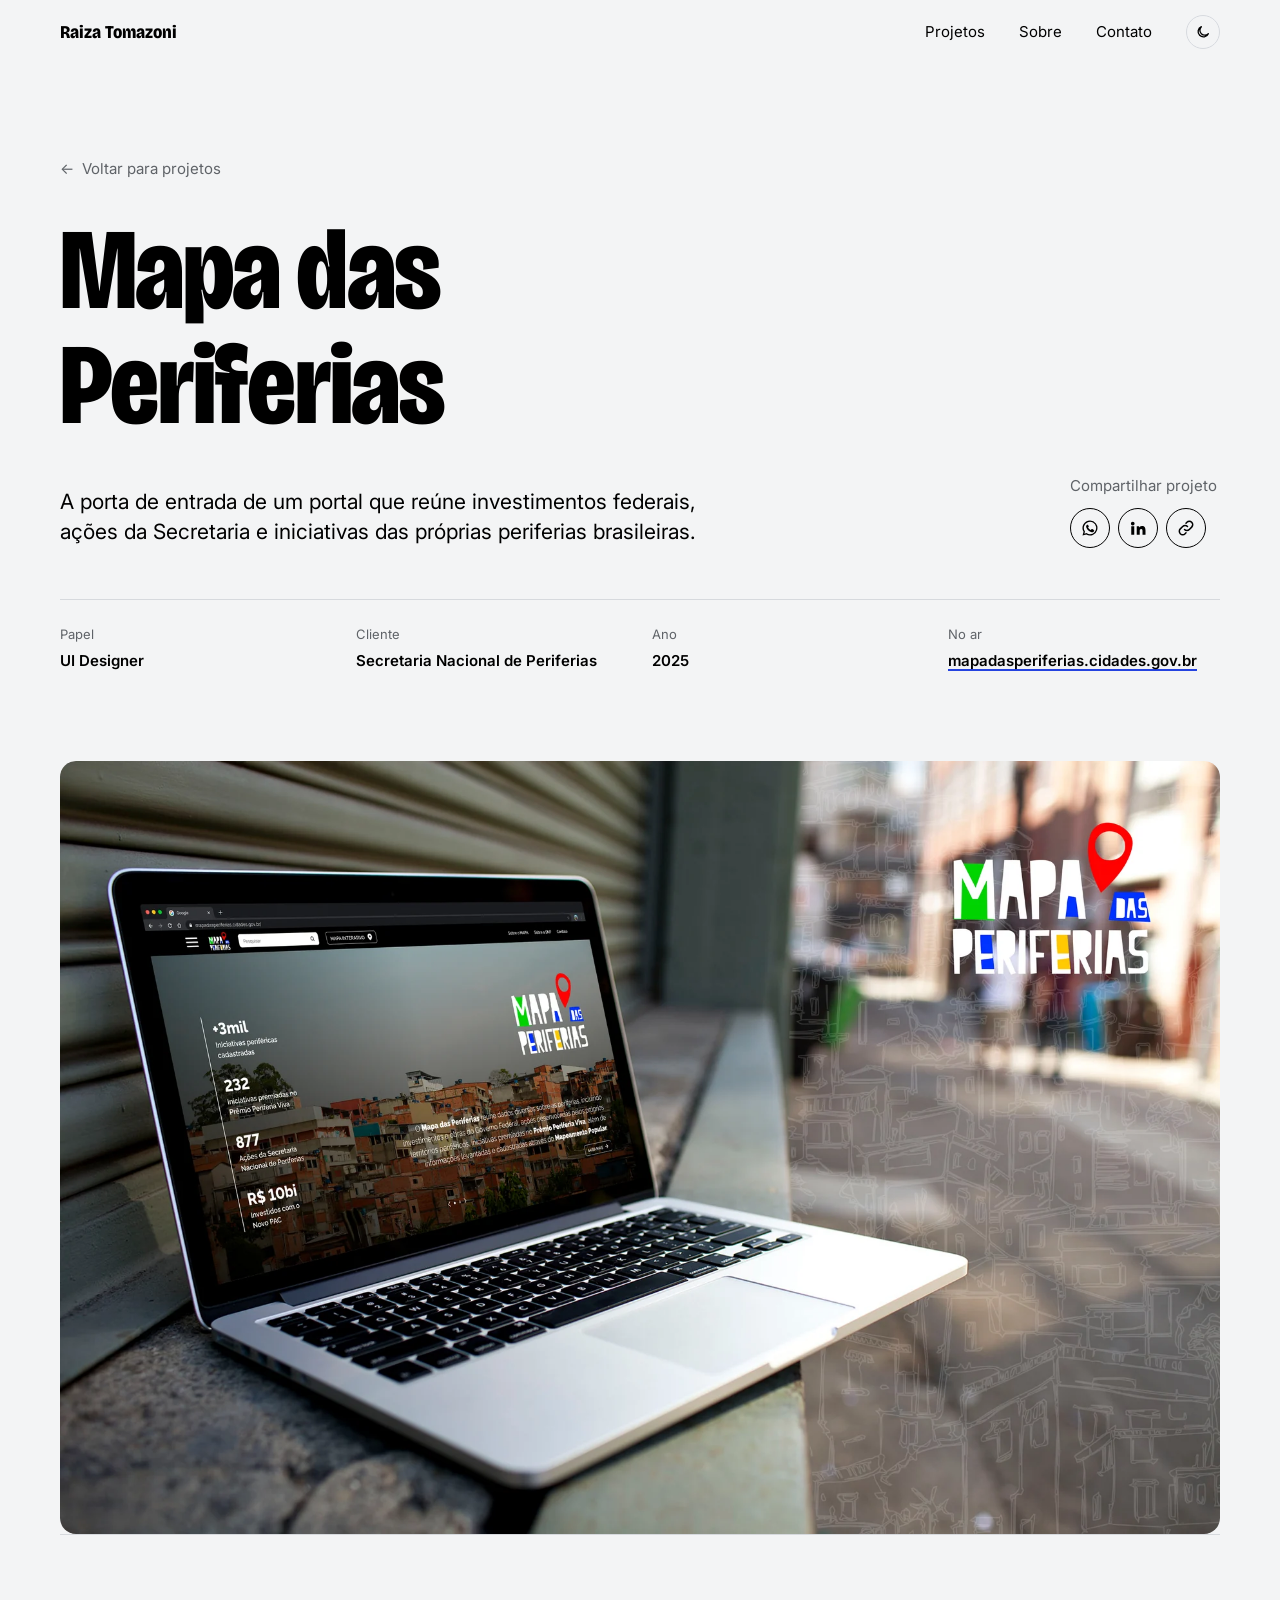
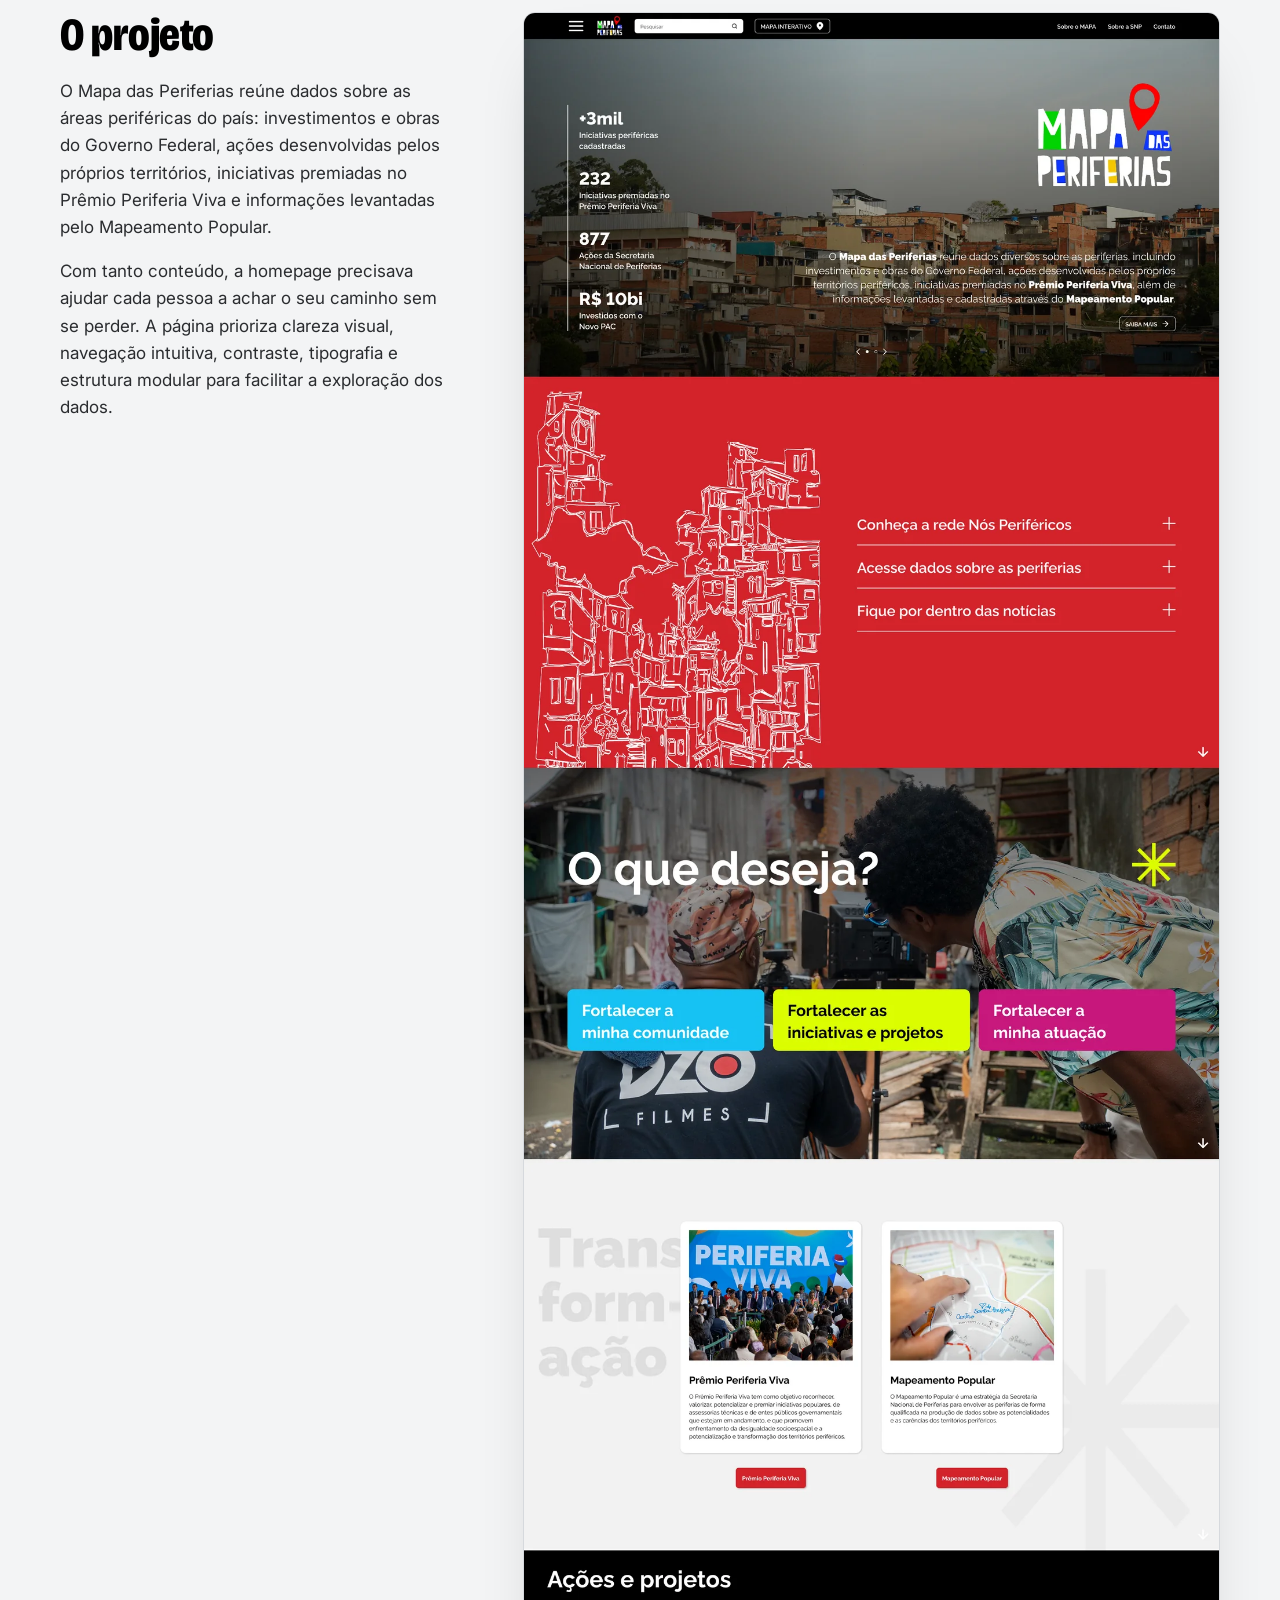
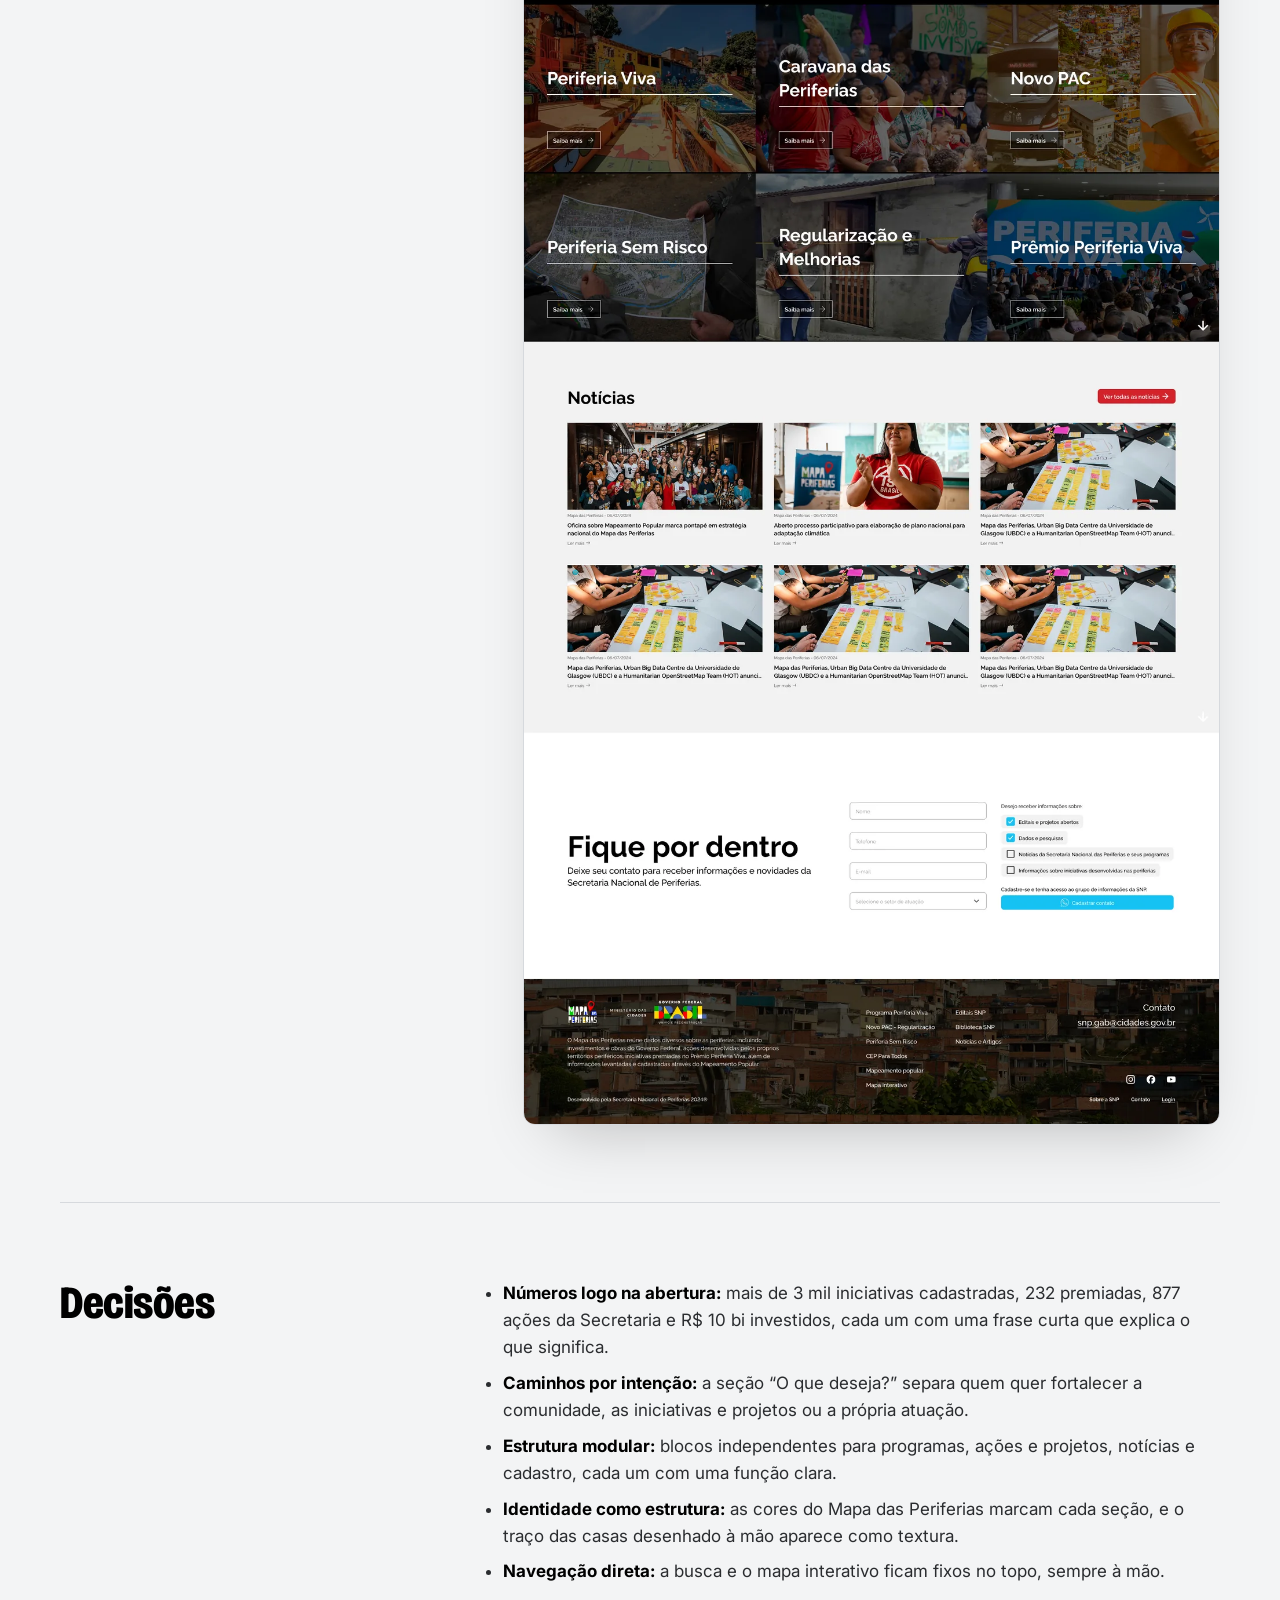
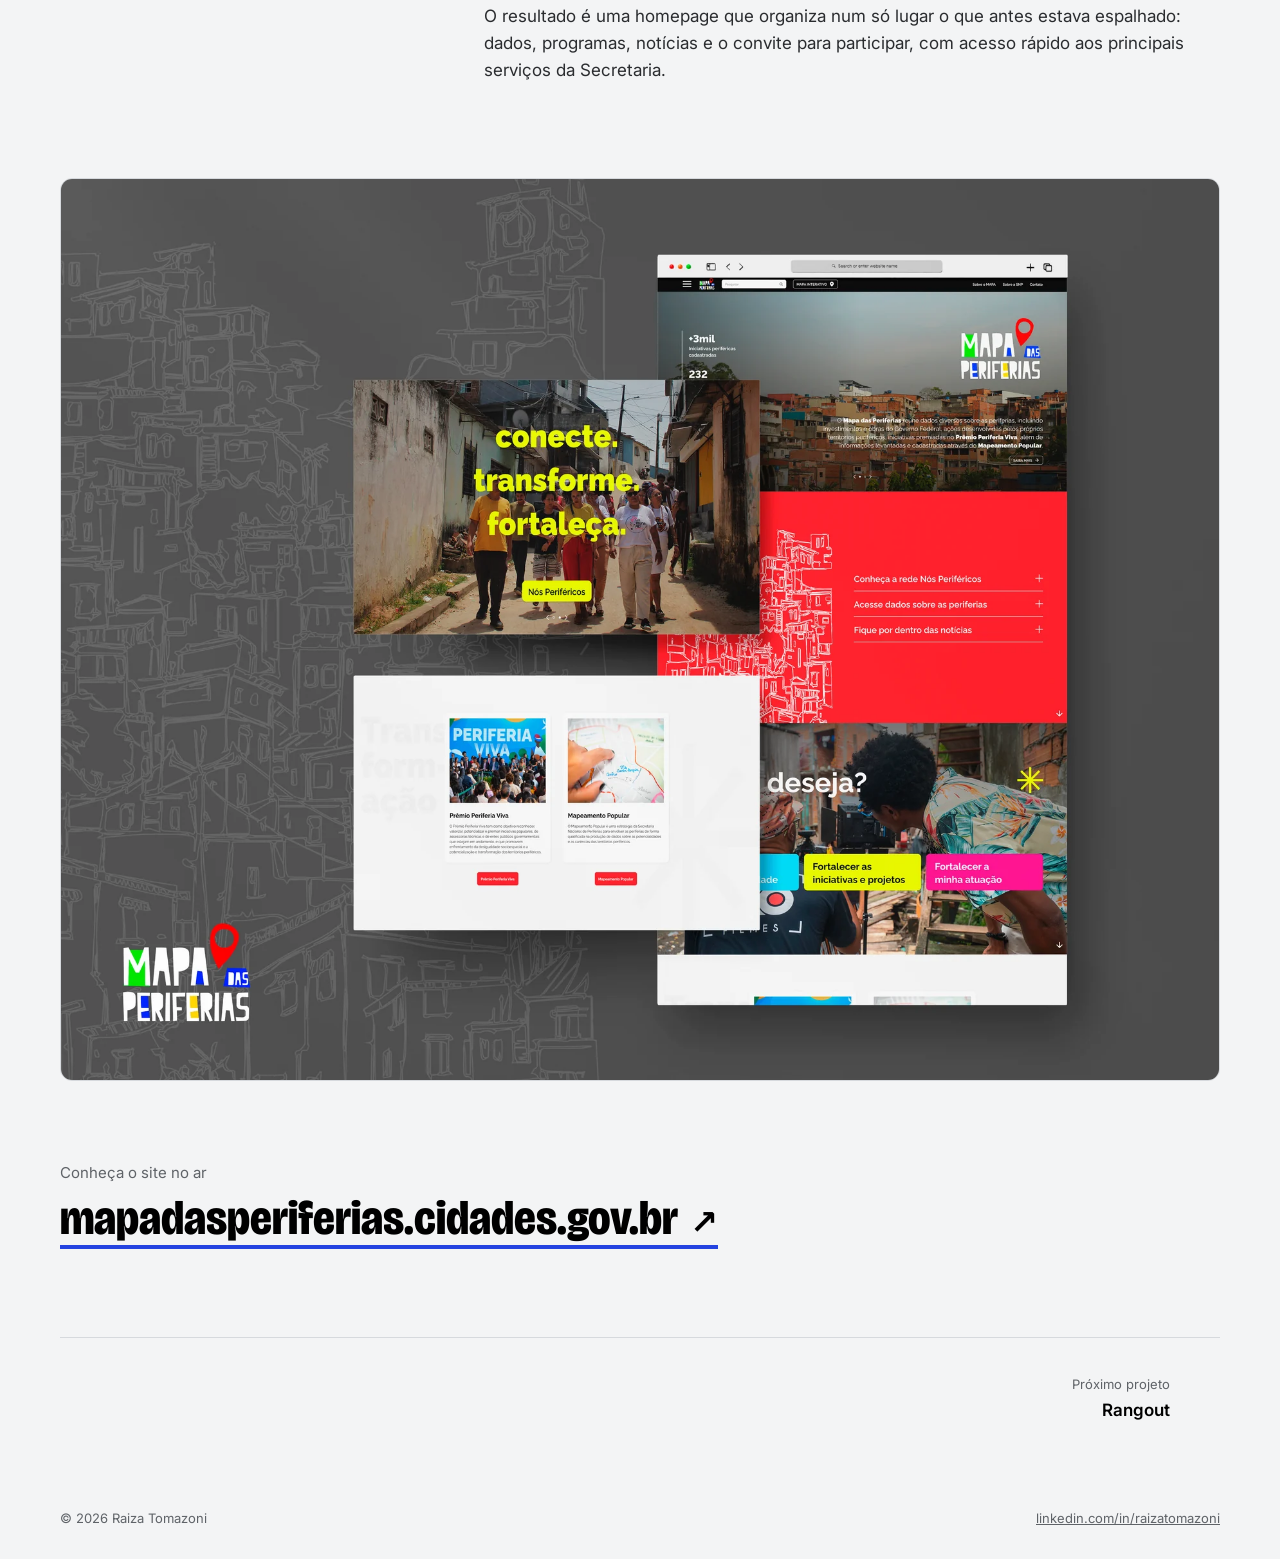
<file: projetos/mapa-das-periferias.html>
<!doctype html>
<html lang="pt-BR">
<head>
<meta charset="utf-8">
<meta name="viewport" content="width=device-width, initial-scale=1">
<title>Mapa das Periferias — Raiza Tomazoni</title>
<meta name="description" content="Homepage do portal que reúne dados sobre as periferias urbanas do Brasil, com foco em clareza visual, navegação e estrutura modular.">
<meta property="og:title" content="Mapa das Periferias — Raiza Tomazoni">
<meta property="og:description" content="Homepage do portal que reúne dados sobre as periferias urbanas do Brasil, com foco em clareza visual, navegação e estrutura modular.">
<meta property="og:image" content="../assets/img/cover-mapa.webp?v=6e6ca1cd">
<meta name="theme-color" content="#f3f4f5">
<link rel="icon" href="../assets/favicon.svg" type="image/svg+xml">
<link rel="icon" href="../assets/favicon-32.png" sizes="32x32" type="image/png">
<link rel="apple-touch-icon" href="../assets/apple-touch-icon.png">
<link rel="preconnect" href="https://fonts.googleapis.com"><link rel="preconnect" href="https://fonts.gstatic.com" crossorigin><link href="https://fonts.googleapis.com/css2?family=Bricolage+Grotesque:opsz,wdth,wght@12..96,75..100,200..800&family=Inter:opsz,wght@14..32,400..700&family=Quicksand:wght@400..700&family=Lato:wght@400;700&display=swap" rel="stylesheet">
<link rel="stylesheet" href="../assets/css/style.css?v=1793290196">
<script>(function(){var d=document.documentElement;d.classList.add('js');var t=null;try{t=localStorage.getItem('tema')}catch(e){}if(t!=='dark')t='light';d.setAttribute('data-theme',t);document.querySelector('meta[name=theme-color]').setAttribute('content',t==='dark'?'#0e0f11':'#f3f4f5')})()</script>
</head>
<body>
<div class="progress" aria-hidden="true"></div>
<a class="skip" href="#conteudo">Pular para o conteúdo</a>
<header class="nav"><div class="wrap">
  <a class="nav__name" href="../index.html">Raiza Tomazoni</a>
  <div class="nav__right"><nav aria-label="Principal"><ul>
    <li><a class="u" href="../index.html#projetos">Projetos</a></li>
    <li><a class="u" href="../index.html#sobre">Sobre</a></li>
    <li><a class="u" href="../index.html#contato">Contato</a></li>
  </ul></nav>
  <button class="theme-toggle" type="button" data-theme-toggle aria-label="Mudar para modo escuro"><svg class="i-moon" viewBox="0 0 24 24" aria-hidden="true"><path fill="none" stroke="currentColor" stroke-width="2" stroke-linecap="round" stroke-linejoin="round" d="M20 14.5A8 8 0 1 1 9.5 4a6.5 6.5 0 0 0 10.5 10.5Z"/></svg><svg class="i-sun" viewBox="0 0 24 24" aria-hidden="true"><g fill="none" stroke="currentColor" stroke-width="2" stroke-linecap="round"><circle cx="12" cy="12" r="4"/><path d="M12 2v2M12 20v2M4.9 4.9l1.4 1.4M17.7 17.7l1.4 1.4M2 12h2M20 12h2M4.9 19.1l1.4-1.4M17.7 6.3l1.4-1.4"/></g></svg></button></div>
</div></header>
<main id="conteudo">

<section class="case-hero"><div class="wrap">
  <a class="back" href="../index.html#projetos"><span aria-hidden="true">←</span> Voltar para projetos</a>
  <h1 data-load><span class="line"><span>Mapa das Periferias</span></span></h1>
  <div class="case-hero__row">
    <p class="lede" data-reveal>A porta de entrada de um portal que reúne investimentos federais, ações da Secretaria e iniciativas das próprias periferias brasileiras.</p>
    <div data-reveal><div class="share" data-share data-share-text="Mapa das Periferias — estudo de caso de Raiza Tomazoni"><span class="share__label">Compartilhar projeto</span><div class="share__btns"><button class="share__btn share__native" type="button" data-share-native aria-label="Compartilhar" hidden><svg viewBox="0 0 24 24" aria-hidden="true"><path fill="none" stroke="currentColor" stroke-width="2" stroke-linecap="round" stroke-linejoin="round" d="M12 3v12M7 8l5-5 5 5M5 13v6a2 2 0 0 0 2 2h10a2 2 0 0 0 2-2v-6"/></svg></button><a class="share__btn" data-share-wa href="#" target="_blank" rel="noopener" aria-label="Compartilhar no WhatsApp"><svg viewBox="0 0 24 24" aria-hidden="true"><path fill="currentColor" d="M12 2a10 10 0 0 0-8.6 15.1L2 22l5-1.3A10 10 0 1 0 12 2Zm0 18.2a8.2 8.2 0 0 1-4.2-1.2l-.3-.2-3 .8.8-2.9-.2-.3A8.2 8.2 0 1 1 12 20.2Zm4.5-6.1c-.2-.1-1.5-.7-1.7-.8-.2-.1-.4-.1-.6.1l-.8 1c-.1.2-.3.2-.5.1a6.7 6.7 0 0 1-3.3-2.9c-.3-.4.2-.4.7-1.4.1-.2 0-.3 0-.4l-.8-1.8c-.2-.5-.4-.4-.6-.4h-.5a1 1 0 0 0-.7.3 3 3 0 0 0-.9 2.2c0 1.3 1 2.6 1.1 2.8.1.2 1.9 2.9 4.6 4 1.7.7 2.4.8 3.2.7.5-.1 1.5-.6 1.7-1.2.2-.6.2-1.1.2-1.2-.1-.1-.3-.2-.5-.3Z"/></svg></a><a class="share__btn" data-share-li href="#" target="_blank" rel="noopener" aria-label="Compartilhar no LinkedIn"><svg viewBox="0 0 24 24" aria-hidden="true"><path fill="currentColor" d="M4.98 3.5a2.5 2.5 0 1 1 0 5 2.5 2.5 0 0 1 0-5ZM3 9.75h4V21H3V9.75Zm6.5 0h3.8v1.6h.1c.5-1 1.8-2 3.8-2 4 0 4.8 2.6 4.8 6V21h-4v-5c0-1.2 0-2.8-1.7-2.8s-2 1.3-2 2.7V21h-4V9.75Z"/></svg></a><button class="share__btn" type="button" data-share-copy aria-label="Copiar link"><svg viewBox="0 0 24 24" aria-hidden="true"><path fill="none" stroke="currentColor" stroke-width="2" stroke-linecap="round" stroke-linejoin="round" d="M10 14a4.5 4.5 0 0 0 6.4 0l3.2-3.2a4.5 4.5 0 0 0-6.4-6.4L12 5.6M14 10a4.5 4.5 0 0 0-6.4 0l-3.2 3.2a4.5 4.5 0 0 0 6.4 6.4l1.2-1.2"/></svg></button><span class="share__ok" role="status" aria-live="polite"></span></div></div></div>
  </div>
  <dl class="meta" data-reveal><div><dt>Papel</dt><dd>UI Designer</dd></div><div><dt>Cliente</dt><dd>Secretaria Nacional de Periferias</dd></div><div><dt>Ano</dt><dd>2025</dd></div><div><dt>No ar</dt><dd><a href="https://mapadasperiferias.cidades.gov.br" target="_blank" rel="noopener">mapadasperiferias.cidades.gov.br</a></dd></div></dl>
</div></section>
<div class="wrap case-cover"><div class="case-cover__frame" data-reveal="clip"><img src="../assets/img/mapa-capa.webp?v=2f7195bd" alt="Notebook apoiado numa mureta exibindo a homepage do Mapa das Periferias, com o logotipo ao lado"></div></div>
<div class="wrap">
<section class="pin"><div class="pin__text"><h2>O projeto</h2><div class="block__body">
<p>O Mapa das Periferias reúne dados sobre as áreas periféricas do país: investimentos e obras do Governo Federal, ações desenvolvidas pelos próprios territórios, iniciativas premiadas no Prêmio Periferia Viva e informações levantadas pelo Mapeamento Popular.</p>
<p>Com tanto conteúdo, a homepage precisava ajudar cada pessoa a achar o seu caminho sem se perder. A página prioriza clareza visual, navegação intuitiva, contraste, tipografia e estrutura modular para facilitar a exploração dos dados.</p>
</div></div><figure class="pin__media"><img src="../assets/img/mapa-homepage.webp?v=33f2d280" alt="Homepage completa do Mapa das Periferias: números do portal, acesso rápido, O que deseja?, Transformação, Ações e projetos, Notícias e Fique por dentro" loading="lazy"></figure></section><section class="block"><h2 data-reveal>Decisões</h2><div class="block__body" data-reveal>
<ul>
  <li><b>Números logo na abertura:</b> mais de 3 mil iniciativas cadastradas, 232 premiadas, 877 ações da Secretaria e R$ 10 bi investidos, cada um com uma frase curta que explica o que significa.</li>
  <li><b>Caminhos por intenção:</b> a seção “O que deseja?” separa quem quer fortalecer a comunidade, as iniciativas e projetos ou a própria atuação.</li>
  <li><b>Estrutura modular:</b> blocos independentes para programas, ações e projetos, notícias e cadastro, cada um com uma função clara.</li>
  <li><b>Identidade como estrutura:</b> as cores do Mapa das Periferias marcam cada seção, e o traço das casas desenhado à mão aparece como textura.</li>
  <li><b>Navegação direta:</b> a busca e o mapa interativo ficam fixos no topo, sempre à mão.</li>
</ul>
<p>O resultado é uma homepage que organiza num só lugar o que antes estava espalhado: dados, programas, notícias e o convite para participar, com acesso rápido aos principais serviços da Secretaria.</p>
</div></section><figure class="figure" data-reveal><a class="figure__frame" href="../assets/img/mapa-final.webp?v=8b466b31" target="_blank" rel="noopener" data-cursor="Ampliar"><img src="../assets/img/mapa-final.webp?v=8b466b31" alt="Composição com telas do Mapa das Periferias: banner Conecte, transforme, fortaleça, cards do Prêmio Periferia Viva e do Mapeamento Popular e a homepage em navegador" loading="lazy"></a></figure>
<div class="live" data-reveal><span class="live__label">Conheça o site no ar</span><a class="live__link" href="https://mapadasperiferias.cidades.gov.br/" target="_blank" rel="noopener">mapadasperiferias.cidades.gov.br <span aria-hidden="true">↗</span></a></div>
<a class="next" href="rangout.html"><span class="next__in"><span><span class="next__label">Próximo projeto</span><span class="next__name">Rangout</span></span><span class="next__arrow" aria-hidden="true">→</span></span></a>
</div>
</main>

<footer class="foot"><div class="wrap">
  <span>© <span id="ano">2026</span> Raiza Tomazoni</span>
  <a class="u" href="https://www.linkedin.com/in/raizatomazoni/" target="_blank" rel="noopener">linkedin.com/in/raizatomazoni</a>
</div></footer>
<script src="../assets/js/main.js?v=1793290196" defer></script>
<script data-goatcounter="https://raizatomazoni.goatcounter.com/count" async src="https://gc.zgo.at/count.js"></script>
</body>
</html>
</file>
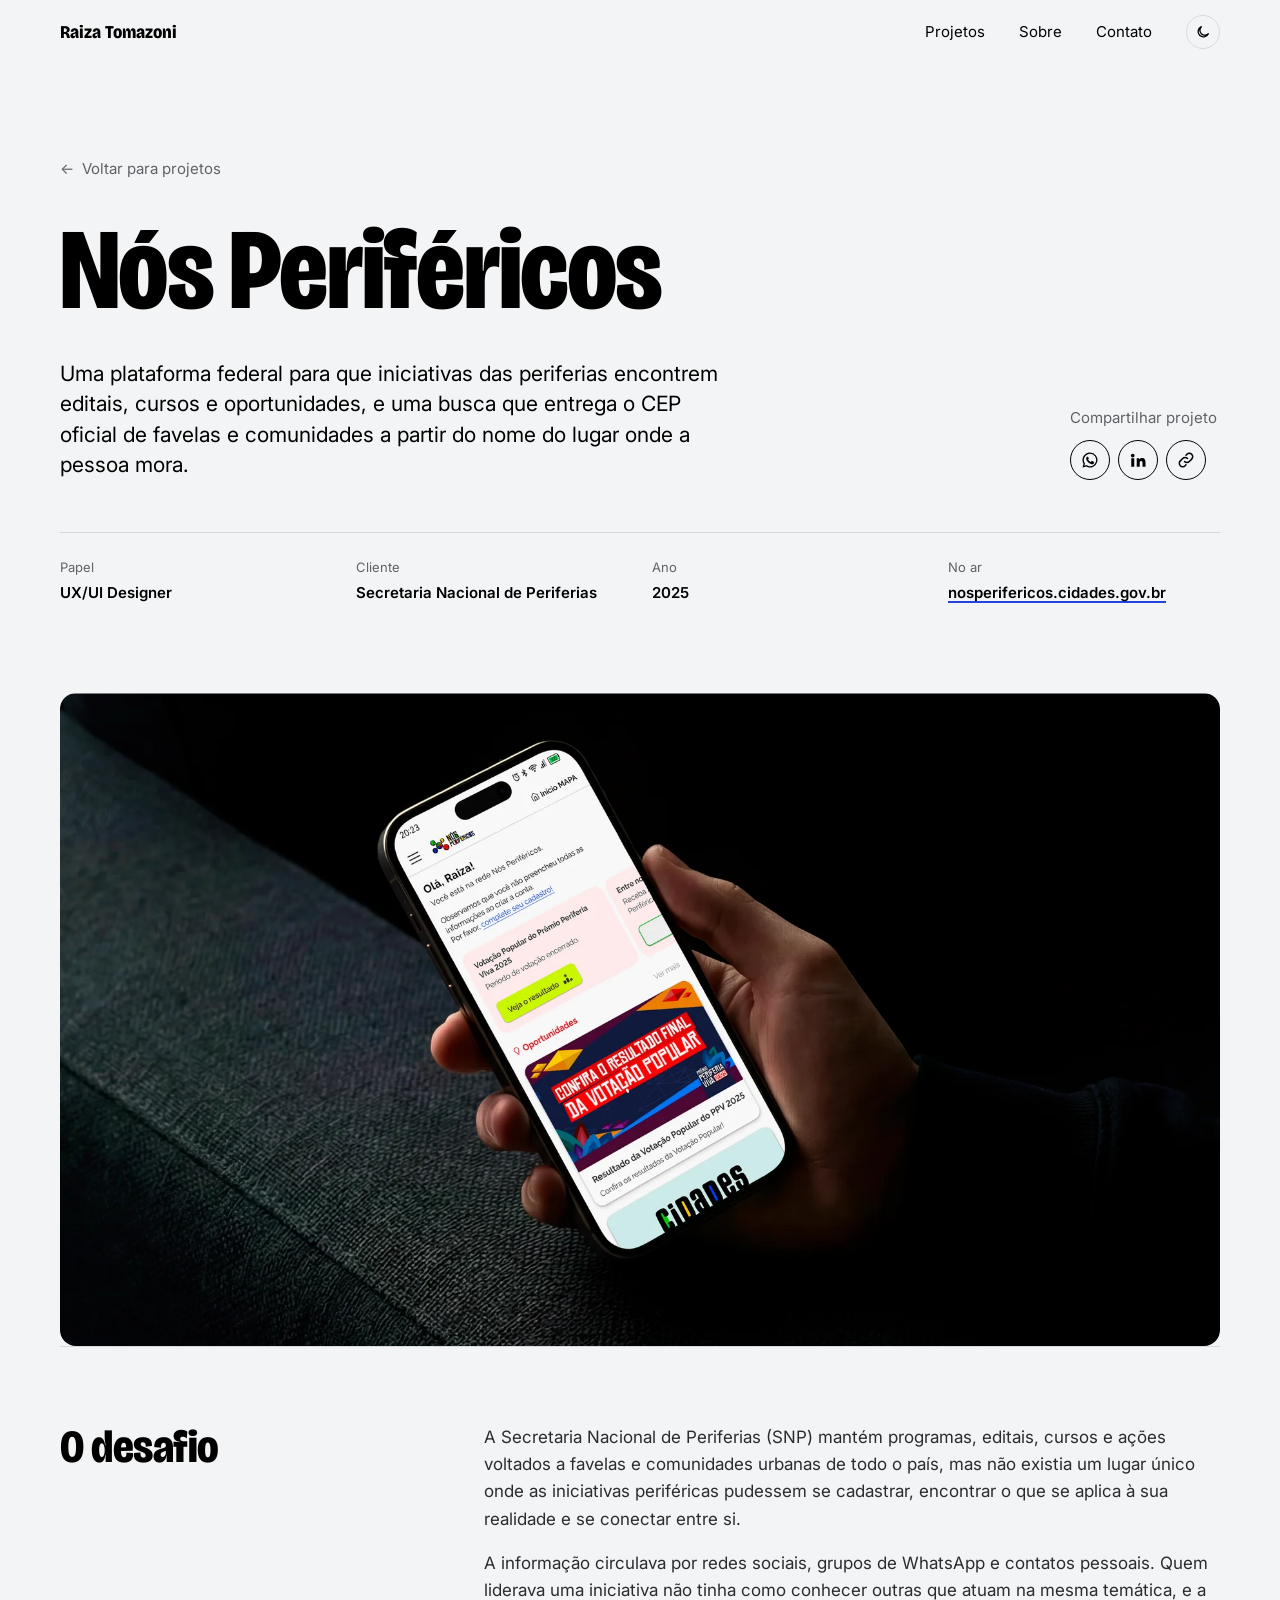
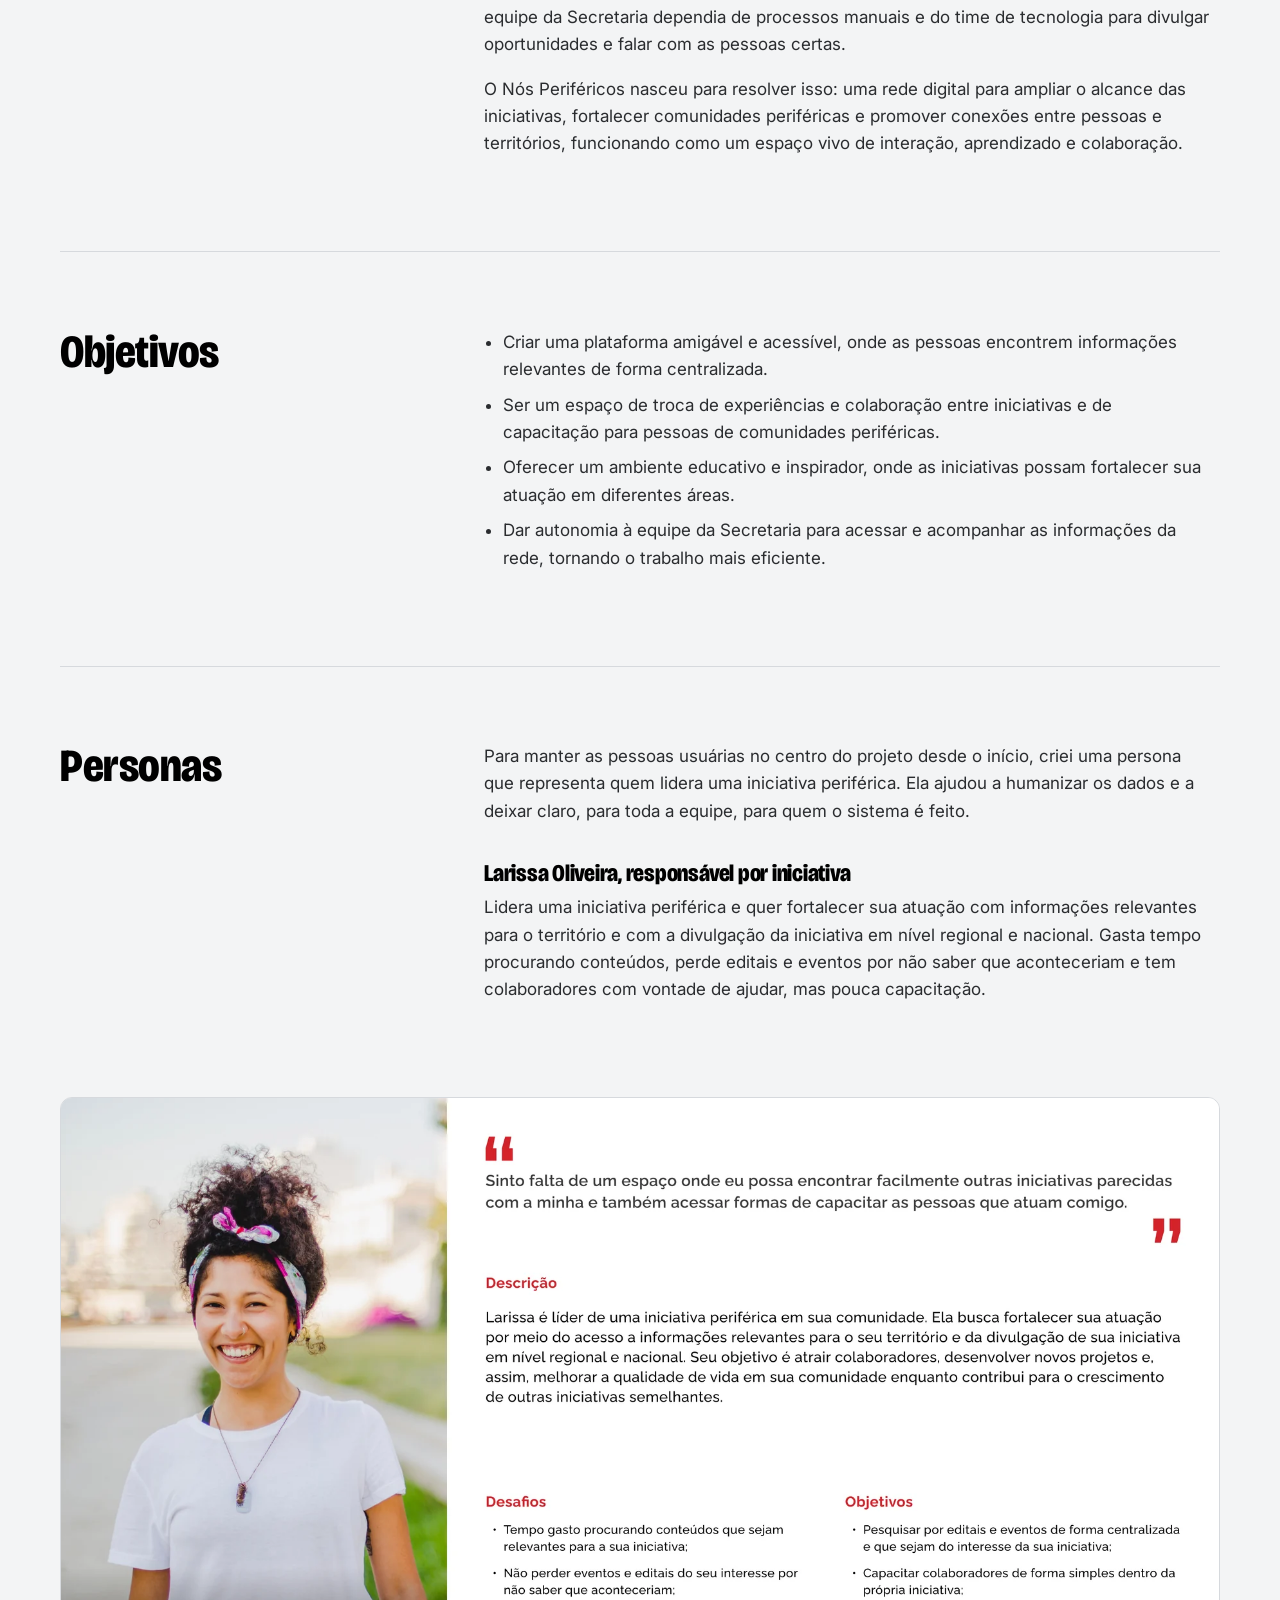
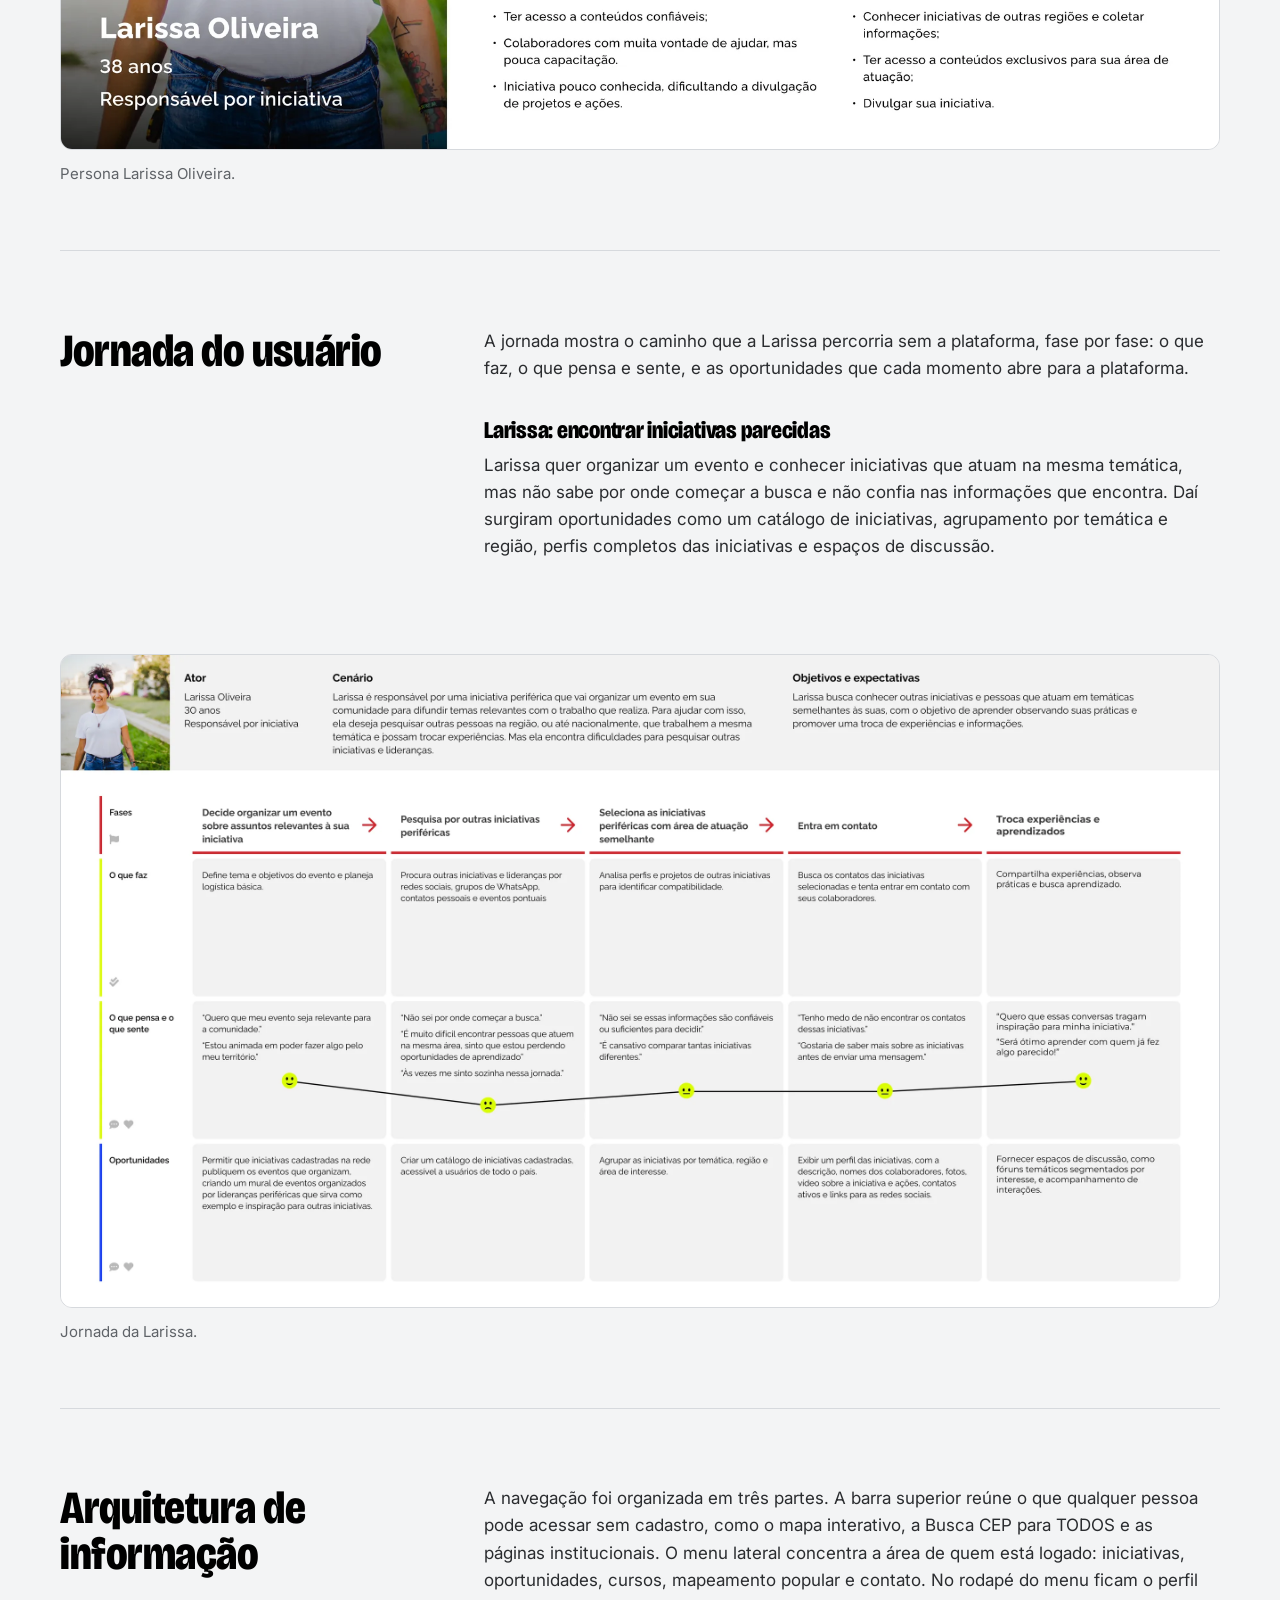
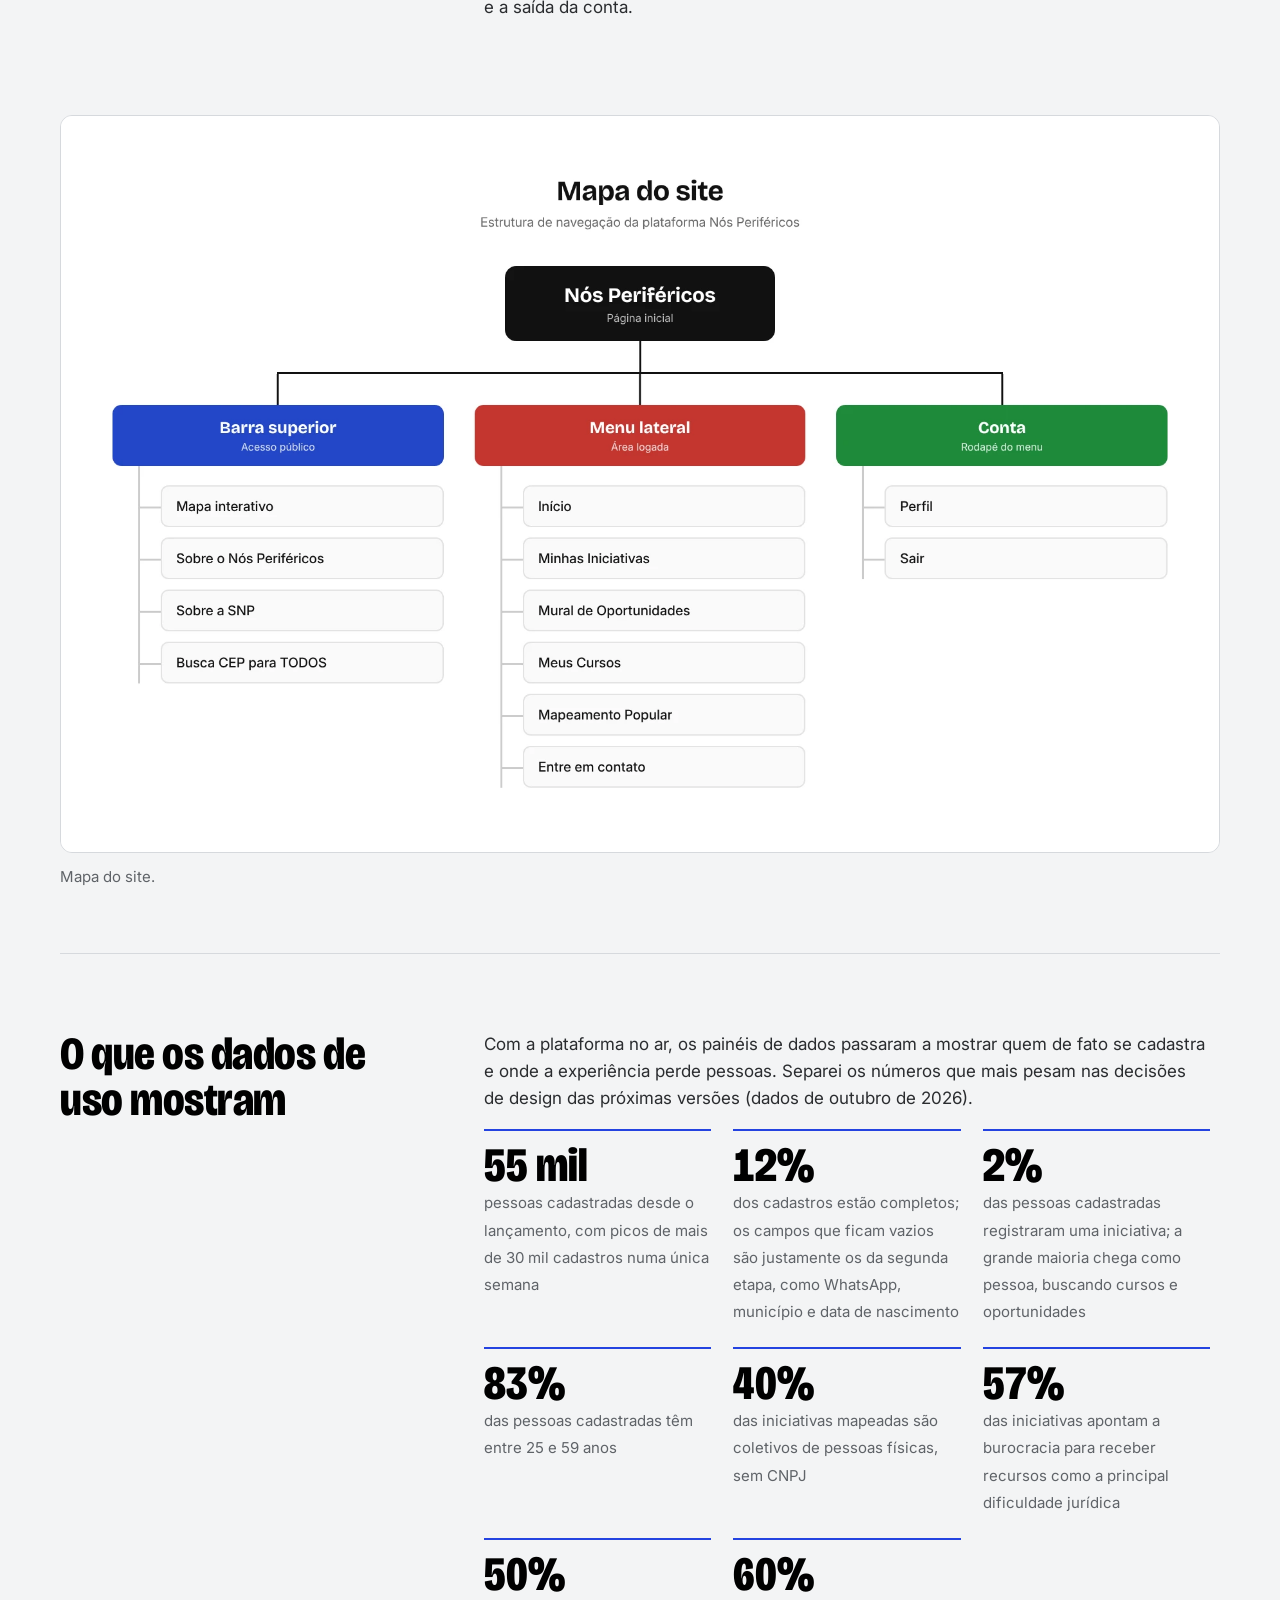
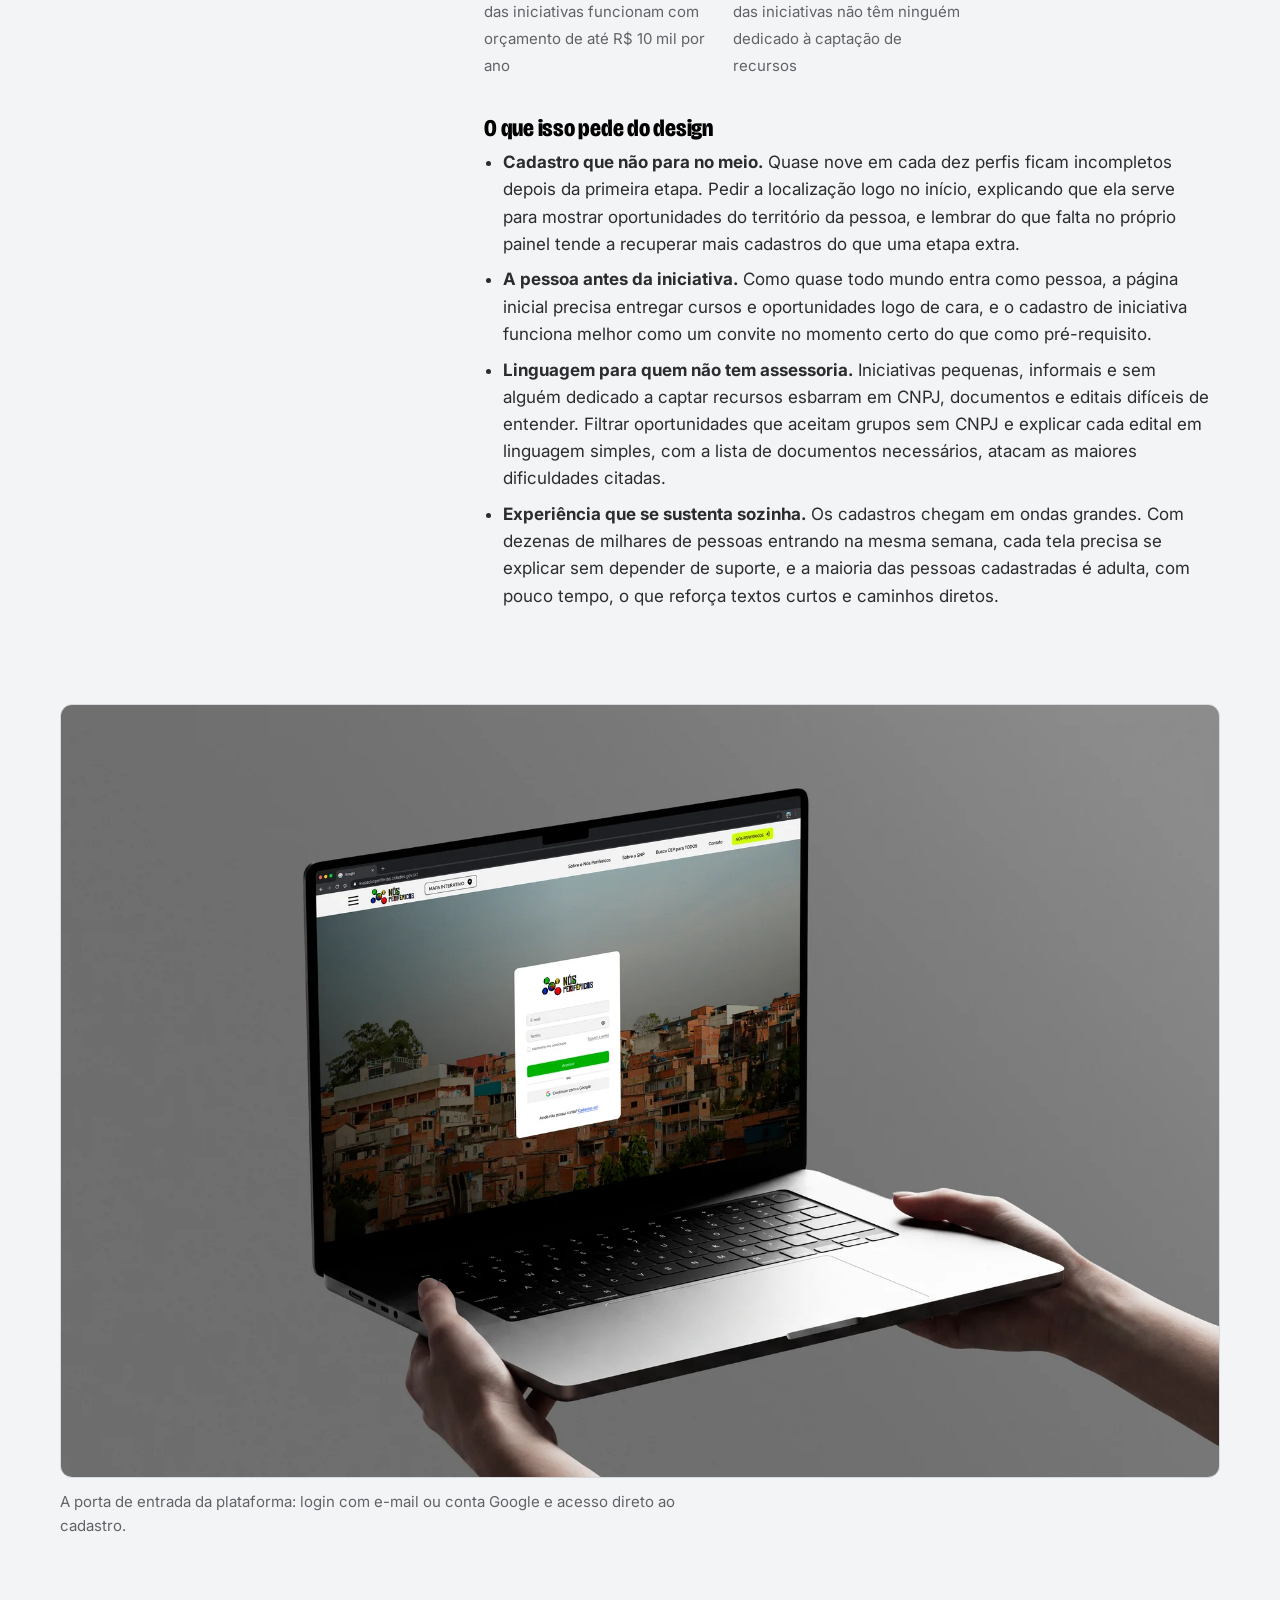
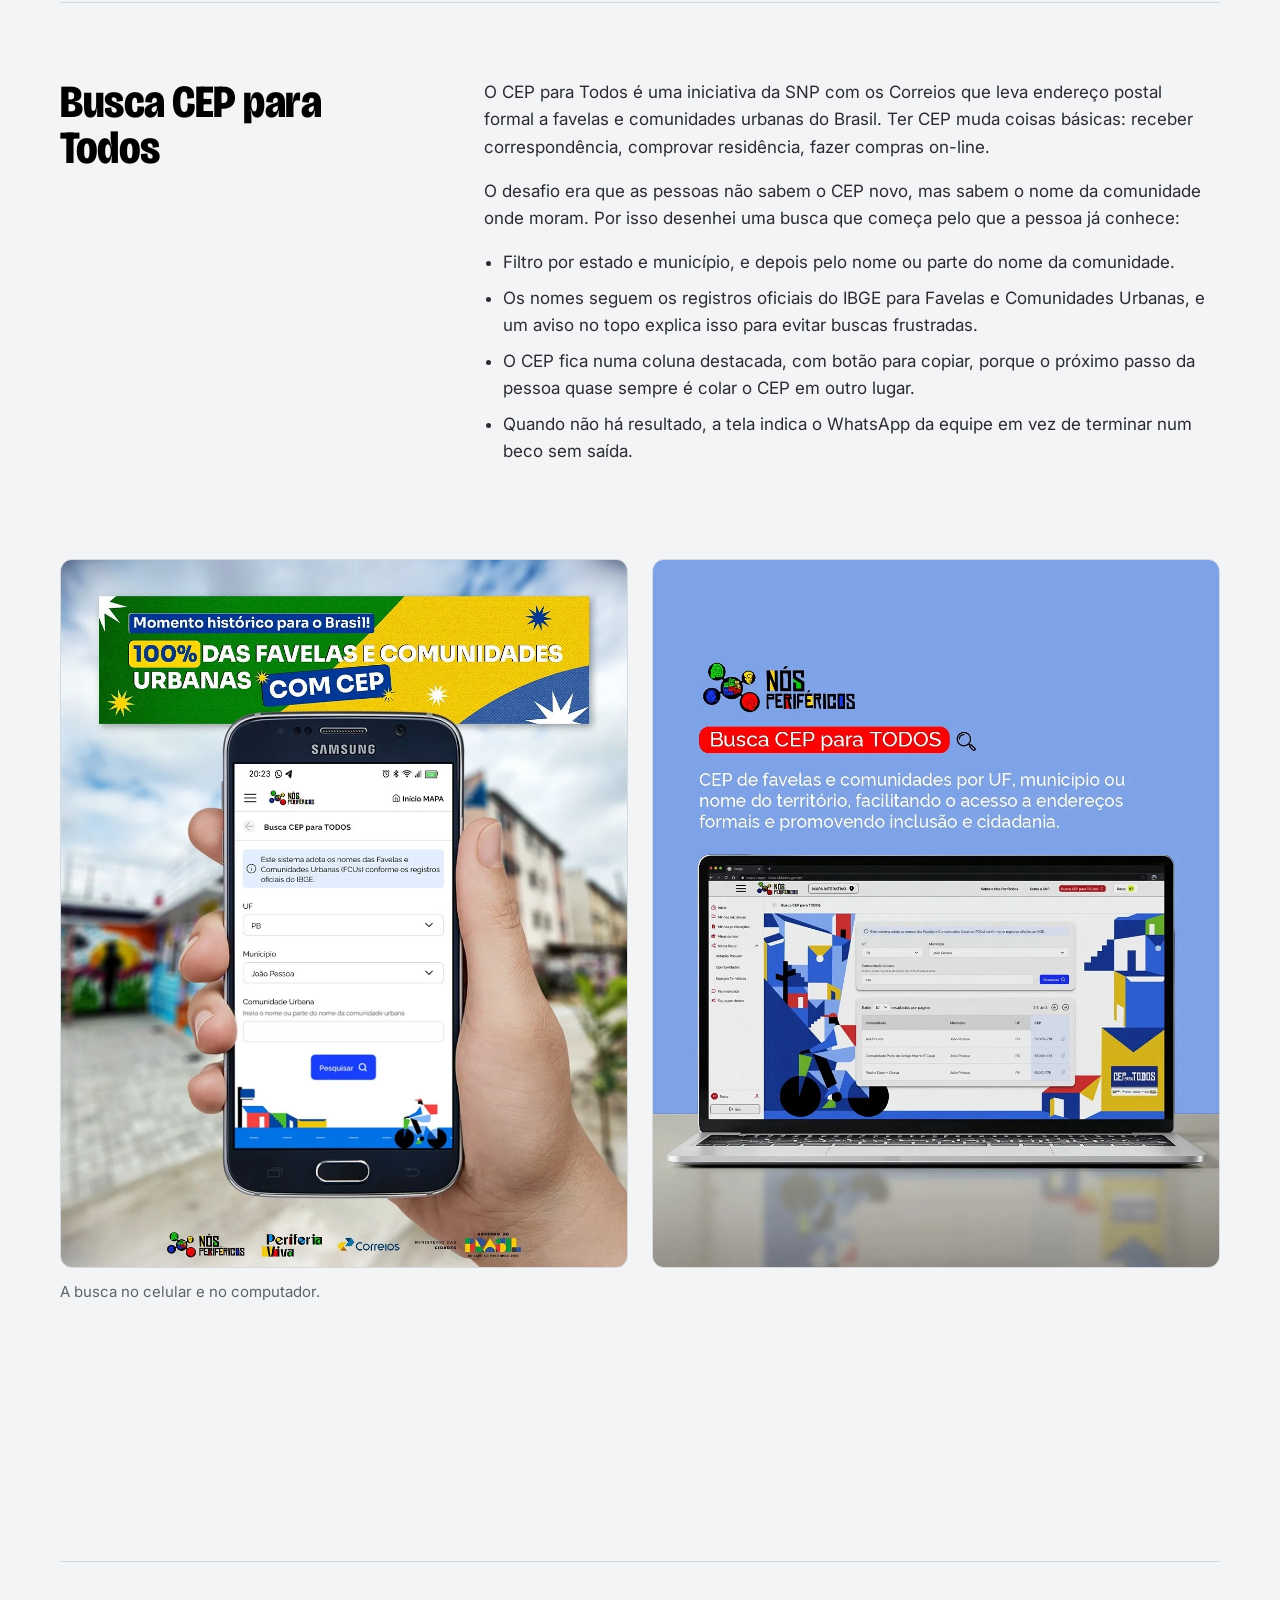
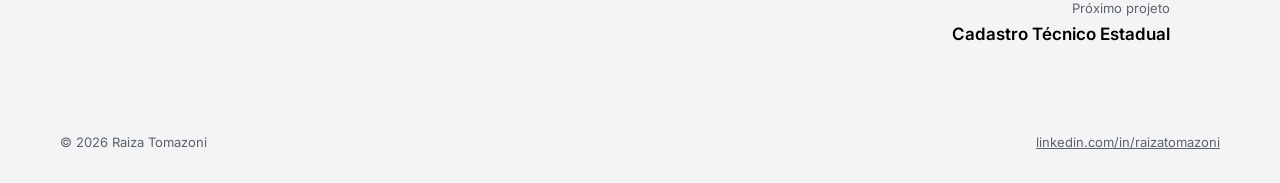
<file: projetos/nos-perifericos.html>
<!doctype html>
<html lang="pt-BR">
<head>
<meta charset="utf-8">
<meta name="viewport" content="width=device-width, initial-scale=1">
<title>Nós Periféricos — Raiza Tomazoni</title>
<meta name="description" content="Plataforma para iniciativas das periferias encontrarem editais, cursos e oportunidades do governo federal, e a busca que leva o CEP do programa CEP para Todos a quem mora em favelas e comunidades.">
<meta property="og:title" content="Nós Periféricos — Raiza Tomazoni">
<meta property="og:description" content="Plataforma para iniciativas das periferias encontrarem editais, cursos e oportunidades do governo federal, e a busca que leva o CEP do programa CEP para Todos a quem mora em favelas e comunidades.">
<meta property="og:image" content="../assets/img/cover-nos-perifericos.webp?v=ae859e0e">
<meta name="theme-color" content="#f3f4f5">
<link rel="icon" href="../assets/favicon.svg" type="image/svg+xml">
<link rel="icon" href="../assets/favicon-32.png" sizes="32x32" type="image/png">
<link rel="apple-touch-icon" href="../assets/apple-touch-icon.png">
<link rel="preconnect" href="https://fonts.googleapis.com"><link rel="preconnect" href="https://fonts.gstatic.com" crossorigin><link href="https://fonts.googleapis.com/css2?family=Bricolage+Grotesque:opsz,wdth,wght@12..96,75..100,200..800&family=Inter:opsz,wght@14..32,400..700&family=Quicksand:wght@400..700&family=Lato:wght@400;700&display=swap" rel="stylesheet">
<link rel="stylesheet" href="../assets/css/style.css?v=1793290196">
<script>(function(){var d=document.documentElement;d.classList.add('js');var t=null;try{t=localStorage.getItem('tema')}catch(e){}if(t!=='dark')t='light';d.setAttribute('data-theme',t);document.querySelector('meta[name=theme-color]').setAttribute('content',t==='dark'?'#0e0f11':'#f3f4f5')})()</script>
</head>
<body>
<div class="progress" aria-hidden="true"></div>
<a class="skip" href="#conteudo">Pular para o conteúdo</a>
<header class="nav"><div class="wrap">
  <a class="nav__name" href="../index.html">Raiza Tomazoni</a>
  <div class="nav__right"><nav aria-label="Principal"><ul>
    <li><a class="u" href="../index.html#projetos">Projetos</a></li>
    <li><a class="u" href="../index.html#sobre">Sobre</a></li>
    <li><a class="u" href="../index.html#contato">Contato</a></li>
  </ul></nav>
  <button class="theme-toggle" type="button" data-theme-toggle aria-label="Mudar para modo escuro"><svg class="i-moon" viewBox="0 0 24 24" aria-hidden="true"><path fill="none" stroke="currentColor" stroke-width="2" stroke-linecap="round" stroke-linejoin="round" d="M20 14.5A8 8 0 1 1 9.5 4a6.5 6.5 0 0 0 10.5 10.5Z"/></svg><svg class="i-sun" viewBox="0 0 24 24" aria-hidden="true"><g fill="none" stroke="currentColor" stroke-width="2" stroke-linecap="round"><circle cx="12" cy="12" r="4"/><path d="M12 2v2M12 20v2M4.9 4.9l1.4 1.4M17.7 17.7l1.4 1.4M2 12h2M20 12h2M4.9 19.1l1.4-1.4M17.7 6.3l1.4-1.4"/></g></svg></button></div>
</div></header>
<main id="conteudo">

<section class="case-hero"><div class="wrap">
  <a class="back" href="../index.html#projetos"><span aria-hidden="true">←</span> Voltar para projetos</a>
  <h1 data-load><span class="line"><span>Nós Periféricos</span></span></h1>
  <div class="case-hero__row">
    <p class="lede" data-reveal>Uma plataforma federal para que iniciativas das periferias encontrem editais, cursos e oportunidades, e uma busca que entrega o CEP oficial de favelas e comunidades a partir do nome do lugar onde a pessoa mora.</p>
    <div data-reveal><div class="share" data-share data-share-text="Nós Periféricos — estudo de caso de Raiza Tomazoni"><span class="share__label">Compartilhar projeto</span><div class="share__btns"><button class="share__btn share__native" type="button" data-share-native aria-label="Compartilhar" hidden><svg viewBox="0 0 24 24" aria-hidden="true"><path fill="none" stroke="currentColor" stroke-width="2" stroke-linecap="round" stroke-linejoin="round" d="M12 3v12M7 8l5-5 5 5M5 13v6a2 2 0 0 0 2 2h10a2 2 0 0 0 2-2v-6"/></svg></button><a class="share__btn" data-share-wa href="#" target="_blank" rel="noopener" aria-label="Compartilhar no WhatsApp"><svg viewBox="0 0 24 24" aria-hidden="true"><path fill="currentColor" d="M12 2a10 10 0 0 0-8.6 15.1L2 22l5-1.3A10 10 0 1 0 12 2Zm0 18.2a8.2 8.2 0 0 1-4.2-1.2l-.3-.2-3 .8.8-2.9-.2-.3A8.2 8.2 0 1 1 12 20.2Zm4.5-6.1c-.2-.1-1.5-.7-1.7-.8-.2-.1-.4-.1-.6.1l-.8 1c-.1.2-.3.2-.5.1a6.7 6.7 0 0 1-3.3-2.9c-.3-.4.2-.4.7-1.4.1-.2 0-.3 0-.4l-.8-1.8c-.2-.5-.4-.4-.6-.4h-.5a1 1 0 0 0-.7.3 3 3 0 0 0-.9 2.2c0 1.3 1 2.6 1.1 2.8.1.2 1.9 2.9 4.6 4 1.7.7 2.4.8 3.2.7.5-.1 1.5-.6 1.7-1.2.2-.6.2-1.1.2-1.2-.1-.1-.3-.2-.5-.3Z"/></svg></a><a class="share__btn" data-share-li href="#" target="_blank" rel="noopener" aria-label="Compartilhar no LinkedIn"><svg viewBox="0 0 24 24" aria-hidden="true"><path fill="currentColor" d="M4.98 3.5a2.5 2.5 0 1 1 0 5 2.5 2.5 0 0 1 0-5ZM3 9.75h4V21H3V9.75Zm6.5 0h3.8v1.6h.1c.5-1 1.8-2 3.8-2 4 0 4.8 2.6 4.8 6V21h-4v-5c0-1.2 0-2.8-1.7-2.8s-2 1.3-2 2.7V21h-4V9.75Z"/></svg></a><button class="share__btn" type="button" data-share-copy aria-label="Copiar link"><svg viewBox="0 0 24 24" aria-hidden="true"><path fill="none" stroke="currentColor" stroke-width="2" stroke-linecap="round" stroke-linejoin="round" d="M10 14a4.5 4.5 0 0 0 6.4 0l3.2-3.2a4.5 4.5 0 0 0-6.4-6.4L12 5.6M14 10a4.5 4.5 0 0 0-6.4 0l-3.2 3.2a4.5 4.5 0 0 0 6.4 6.4l1.2-1.2"/></svg></button><span class="share__ok" role="status" aria-live="polite"></span></div></div></div>
  </div>
  <dl class="meta" data-reveal><div><dt>Papel</dt><dd>UX/UI Designer</dd></div><div><dt>Cliente</dt><dd>Secretaria Nacional de Periferias</dd></div><div><dt>Ano</dt><dd>2025</dd></div><div><dt>No ar</dt><dd><a href="https://nosperifericos.cidades.gov.br" target="_blank" rel="noopener">nosperifericos.cidades.gov.br</a></dd></div></dl>
</div></section>
<div class="wrap case-cover"><div class="case-cover__frame" data-reveal="clip"><img src="../assets/img/np-capa.webp?v=3c8ddd34" alt="Celular na mão mostrando a tela inicial do Nós Periféricos, com saudação, aviso para completar o cadastro, destaque da Votação Popular e oportunidades"></div></div>
<div class="wrap">
<section class="block"><h2 data-reveal>O desafio</h2><div class="block__body" data-reveal>
<p>A Secretaria Nacional de Periferias (SNP) mantém programas, editais, cursos e ações voltados a favelas e comunidades urbanas de todo o país, mas não existia um lugar único onde as iniciativas periféricas pudessem se cadastrar, encontrar o que se aplica à sua realidade e se conectar entre si.</p>
<p>A informação circulava por redes sociais, grupos de WhatsApp e contatos pessoais. Quem liderava uma iniciativa não tinha como conhecer outras que atuam na mesma temática, e a equipe da Secretaria dependia de processos manuais e do time de tecnologia para divulgar oportunidades e falar com as pessoas certas.</p>
<p>O Nós Periféricos nasceu para resolver isso: uma rede digital para ampliar o alcance das iniciativas, fortalecer comunidades periféricas e promover conexões entre pessoas e territórios, funcionando como um espaço vivo de interação, aprendizado e colaboração.</p>
</div></section><section class="block"><h2 data-reveal>Objetivos</h2><div class="block__body" data-reveal>
<ul>
  <li>Criar uma plataforma amigável e acessível, onde as pessoas encontrem informações relevantes de forma centralizada.</li>
  <li>Ser um espaço de troca de experiências e colaboração entre iniciativas e de capacitação para pessoas de comunidades periféricas.</li>
  <li>Oferecer um ambiente educativo e inspirador, onde as iniciativas possam fortalecer sua atuação em diferentes áreas.</li>
  <li>Dar autonomia à equipe da Secretaria para acessar e acompanhar as informações da rede, tornando o trabalho mais eficiente.</li>
</ul>
</div></section><section class="block"><h2 data-reveal>Personas</h2><div class="block__body" data-reveal>
<p>Para manter as pessoas usuárias no centro do projeto desde o início, criei uma persona que representa quem lidera uma iniciativa periférica. Ela ajudou a humanizar os dados e a deixar claro, para toda a equipe, para quem o sistema é feito.</p>
<h3>Larissa Oliveira, responsável por iniciativa</h3>
<p>Lidera uma iniciativa periférica e quer fortalecer sua atuação com informações relevantes para o território e com a divulgação da iniciativa em nível regional e nacional. Gasta tempo procurando conteúdos, perde editais e eventos por não saber que aconteceriam e tem colaboradores com vontade de ajudar, mas pouca capacitação.</p>
</div></section><figure class="figure" data-reveal><a class="figure__frame" href="../assets/img/np-persona-larissa.webp?v=e0d8d829" target="_blank" rel="noopener" data-cursor="Ampliar"><img src="../assets/img/np-persona-larissa.webp?v=e0d8d829" alt="Persona Larissa Oliveira, responsável por iniciativa, com citação, descrição, desafios e objetivos" loading="lazy"></a><figcaption>Persona Larissa Oliveira.</figcaption></figure><section class="block"><h2 data-reveal>Jornada do usuário</h2><div class="block__body" data-reveal>
<p>A jornada mostra o caminho que a Larissa percorria sem a plataforma, fase por fase: o que faz, o que pensa e sente, e as oportunidades que cada momento abre para a plataforma.</p>
<h3>Larissa: encontrar iniciativas parecidas</h3>
<p>Larissa quer organizar um evento e conhecer iniciativas que atuam na mesma temática, mas não sabe por onde começar a busca e não confia nas informações que encontra. Daí surgiram oportunidades como um catálogo de iniciativas, agrupamento por temática e região, perfis completos das iniciativas e espaços de discussão.</p>
</div></section><figure class="figure" data-reveal><a class="figure__frame" href="../assets/img/np-jornada-larissa.webp?v=68d54871" target="_blank" rel="noopener" data-cursor="Ampliar"><img src="../assets/img/np-jornada-larissa.webp?v=68d54871" alt="Jornada da Larissa em cinco fases, da decisão de organizar um evento à troca de experiências, com curva de emoções" loading="lazy"></a><figcaption>Jornada da Larissa.</figcaption></figure><section class="block"><h2 data-reveal>Arquitetura de informação</h2><div class="block__body" data-reveal>
<p>A navegação foi organizada em três partes. A barra superior reúne o que qualquer pessoa pode acessar sem cadastro, como o mapa interativo, a Busca CEP para TODOS e as páginas institucionais. O menu lateral concentra a área de quem está logado: iniciativas, oportunidades, cursos, mapeamento popular e contato. No rodapé do menu ficam o perfil e a saída da conta.</p>
</div></section><figure class="figure" data-reveal><a class="figure__frame" href="../assets/img/np-sitemap.webp?v=4255c0c2" target="_blank" rel="noopener" data-cursor="Ampliar"><img src="../assets/img/np-sitemap.webp?v=4255c0c2" alt="Mapa do site do Nós Periféricos: a página inicial se divide em barra superior (mapa interativo, sobre o Nós Periféricos, sobre a SNP, Busca CEP para TODOS), menu lateral da área logada (início, minhas iniciativas, mural de oportunidades, meus cursos, mapeamento popular, entre em contato) e conta (perfil, sair)" loading="lazy"></a><figcaption>Mapa do site.</figcaption></figure><section class="block"><h2 data-reveal>O que os dados de uso mostram</h2><div class="block__body" data-reveal>
<p>Com a plataforma no ar, os painéis de dados passaram a mostrar quem de fato se cadastra e onde a experiência perde pessoas. Separei os números que mais pesam nas decisões de design das próximas versões (dados de outubro de 2026).</p>
<div class="stats">
  <div class="stat"><b>55 mil</b><span>pessoas cadastradas desde o lançamento, com picos de mais de 30 mil cadastros numa única semana</span></div>
  <div class="stat"><b>12%</b><span>dos cadastros estão completos; os campos que ficam vazios são justamente os da segunda etapa, como WhatsApp, município e data de nascimento</span></div>
  <div class="stat"><b>2%</b><span>das pessoas cadastradas registraram uma iniciativa; a grande maioria chega como pessoa, buscando cursos e oportunidades</span></div>
  <div class="stat"><b>83%</b><span>das pessoas cadastradas têm entre 25 e 59 anos</span></div>
  <div class="stat"><b>40%</b><span>das iniciativas mapeadas são coletivos de pessoas físicas, sem CNPJ</span></div>
  <div class="stat"><b>57%</b><span>das iniciativas apontam a burocracia para receber recursos como a principal dificuldade jurídica</span></div>
  <div class="stat"><b>50%</b><span>das iniciativas funcionam com orçamento de até R$ 10 mil por ano</span></div>
  <div class="stat"><b>60%</b><span>das iniciativas não têm ninguém dedicado à captação de recursos</span></div>
</div>
<h3>O que isso pede do design</h3>
<ul>
  <li><strong>Cadastro que não para no meio.</strong> Quase nove em cada dez perfis ficam incompletos depois da primeira etapa. Pedir a localização logo no início, explicando que ela serve para mostrar oportunidades do território da pessoa, e lembrar do que falta no próprio painel tende a recuperar mais cadastros do que uma etapa extra.</li>
  <li><strong>A pessoa antes da iniciativa.</strong> Como quase todo mundo entra como pessoa, a página inicial precisa entregar cursos e oportunidades logo de cara, e o cadastro de iniciativa funciona melhor como um convite no momento certo do que como pré-requisito.</li>
  <li><strong>Linguagem para quem não tem assessoria.</strong> Iniciativas pequenas, informais e sem alguém dedicado a captar recursos esbarram em CNPJ, documentos e editais difíceis de entender. Filtrar oportunidades que aceitam grupos sem CNPJ e explicar cada edital em linguagem simples, com a lista de documentos necessários, atacam as maiores dificuldades citadas.</li>
  <li><strong>Experiência que se sustenta sozinha.</strong> Os cadastros chegam em ondas grandes. Com dezenas de milhares de pessoas entrando na mesma semana, cada tela precisa se explicar sem depender de suporte, e a maioria das pessoas cadastradas é adulta, com pouco tempo, o que reforça textos curtos e caminhos diretos.</li>
</ul>
</div></section><figure class="figure" data-reveal><a class="figure__frame" href="../assets/img/np-login.webp?v=0a340bfb" target="_blank" rel="noopener" data-cursor="Ampliar"><img src="../assets/img/np-login.webp?v=0a340bfb" alt="Notebook com a tela de entrada do Nós Periféricos: cartão de login com e-mail, senha, opção de entrar com o Google e link para cadastro, sobre a foto de uma comunidade" loading="lazy"></a><figcaption>A porta de entrada da plataforma: login com e-mail ou conta Google e acesso direto ao cadastro.</figcaption></figure><section class="block"><h2 data-reveal>Busca CEP para Todos</h2><div class="block__body" data-reveal>
<p>O CEP para Todos é uma iniciativa da SNP com os Correios que leva endereço postal formal a favelas e comunidades urbanas do Brasil. Ter CEP muda coisas básicas: receber correspondência, comprovar residência, fazer compras on-line.</p>
<p>O desafio era que as pessoas não sabem o CEP novo, mas sabem o nome da comunidade onde moram. Por isso desenhei uma busca que começa pelo que a pessoa já conhece:</p>
<ul>
  <li>Filtro por estado e município, e depois pelo nome ou parte do nome da comunidade.</li>
  <li>Os nomes seguem os registros oficiais do IBGE para Favelas e Comunidades Urbanas, e um aviso no topo explica isso para evitar buscas frustradas.</li>
  <li>O CEP fica numa coluna destacada, com botão para copiar, porque o próximo passo da pessoa quase sempre é colar o CEP em outro lugar.</li>
  <li>Quando não há resultado, a tela indica o WhatsApp da equipe em vez de terminar num beco sem saída.</li>
</ul>
</div></section><figure class="figure" data-reveal><div class="pair"><a class="figure__frame" href="../assets/img/np-cep-celular.webp?v=75b49737" target="_blank" rel="noopener" data-cursor="Ampliar"><img src="../assets/img/np-cep-celular.webp?v=75b49737" alt="Celular mostrando a Busca CEP para TODOS com os filtros de UF, município e comunidade urbana, sob o anúncio de 100% das favelas e comunidades urbanas com CEP" loading="lazy"></a><a class="figure__frame" href="../assets/img/np-cep-notebook.webp?v=453648c3" target="_blank" rel="noopener" data-cursor="Ampliar"><img src="../assets/img/np-cep-notebook.webp?v=453648c3" alt="Notebook com a Busca CEP para TODOS mostrando três comunidades de João Pessoa e seus CEPs na coluna destacada" loading="lazy"></a></div><figcaption>A busca no celular e no computador.</figcaption></figure>
<div class="live" data-reveal><span class="live__label">Conheça a plataforma no ar</span><a class="live__link" href="https://nosperifericos.cidades.gov.br" target="_blank" rel="noopener">nosperifericos.cidades.gov.br <span aria-hidden="true">↗</span></a></div>
<a class="next" href="cte.html"><span class="next__in"><span><span class="next__label">Próximo projeto</span><span class="next__name">Cadastro Técnico Estadual</span></span><span class="next__arrow" aria-hidden="true">→</span></span></a>
</div>
</main>

<footer class="foot"><div class="wrap">
  <span>© <span id="ano">2026</span> Raiza Tomazoni</span>
  <a class="u" href="https://www.linkedin.com/in/raizatomazoni/" target="_blank" rel="noopener">linkedin.com/in/raizatomazoni</a>
</div></footer>
<script src="../assets/js/main.js?v=1793290196" defer></script>
<script data-goatcounter="https://raizatomazoni.goatcounter.com/count" async src="https://gc.zgo.at/count.js"></script>
</body>
</html>
</file>
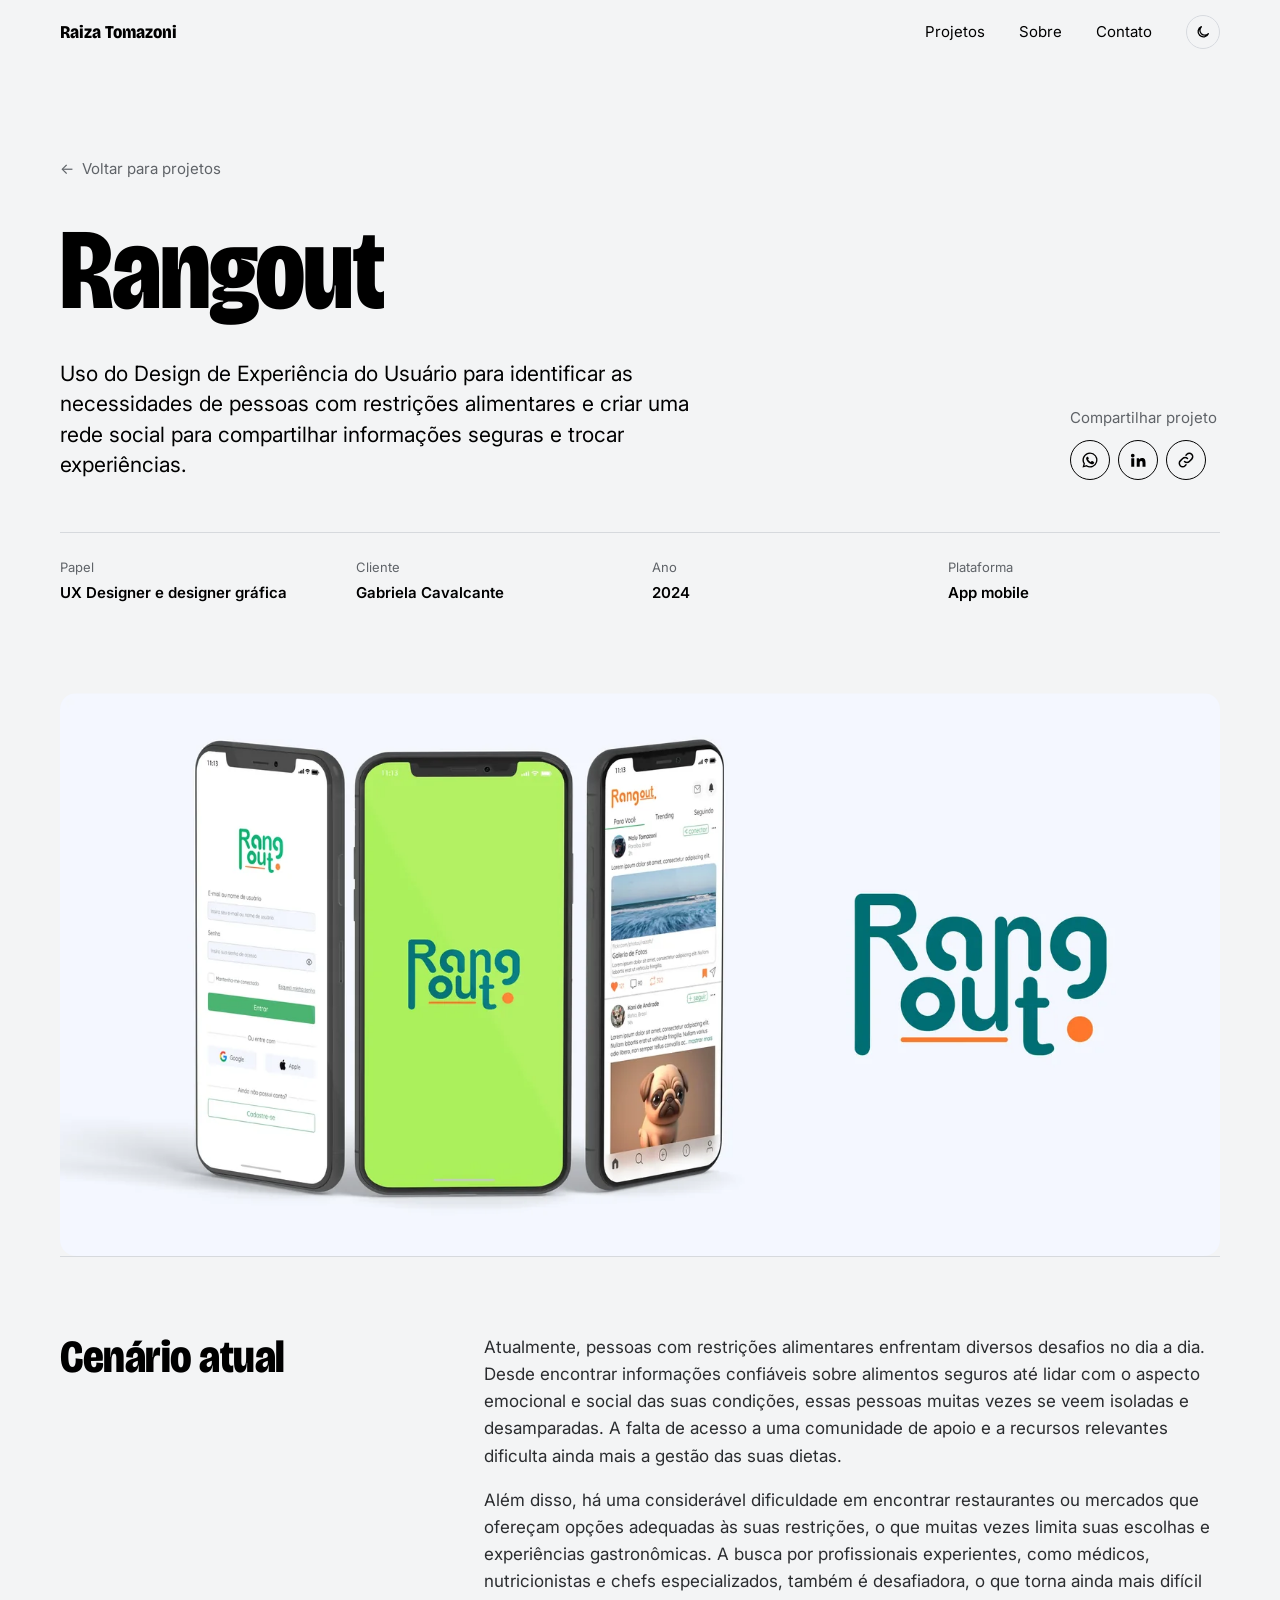
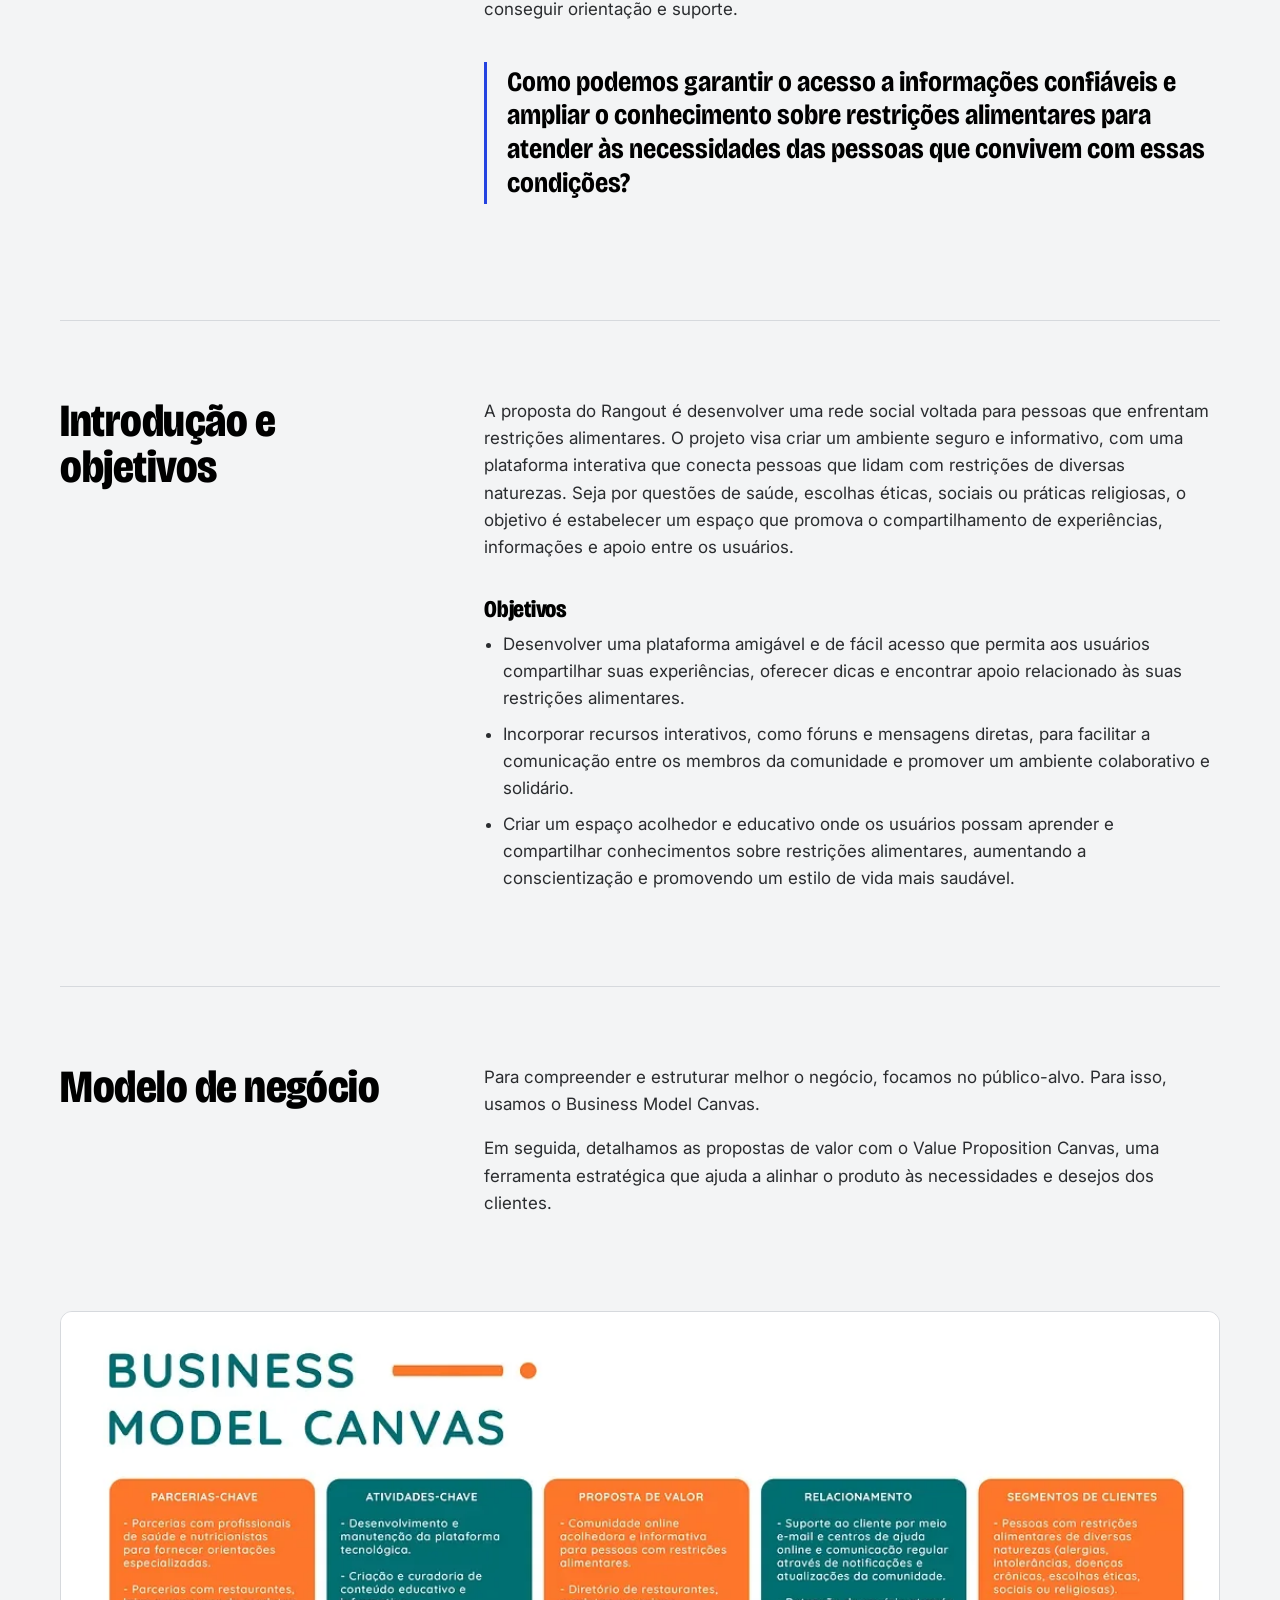
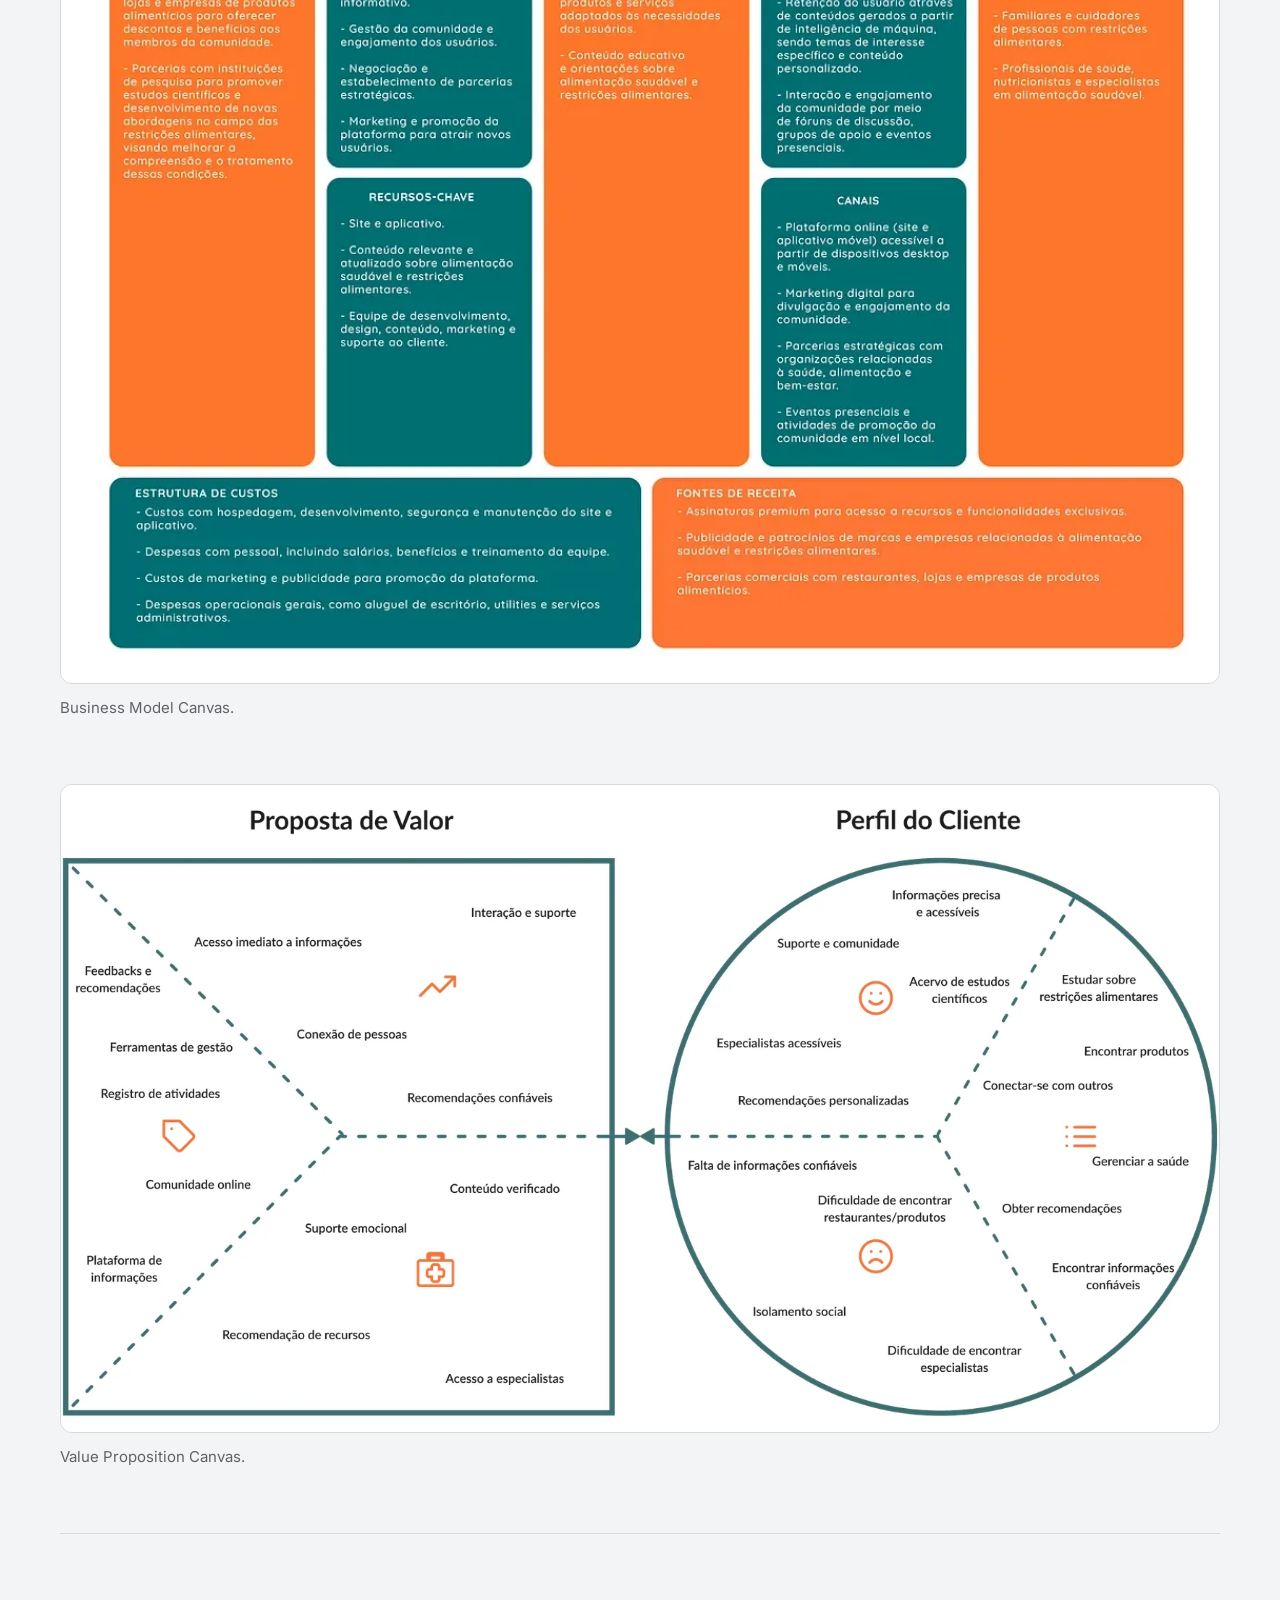
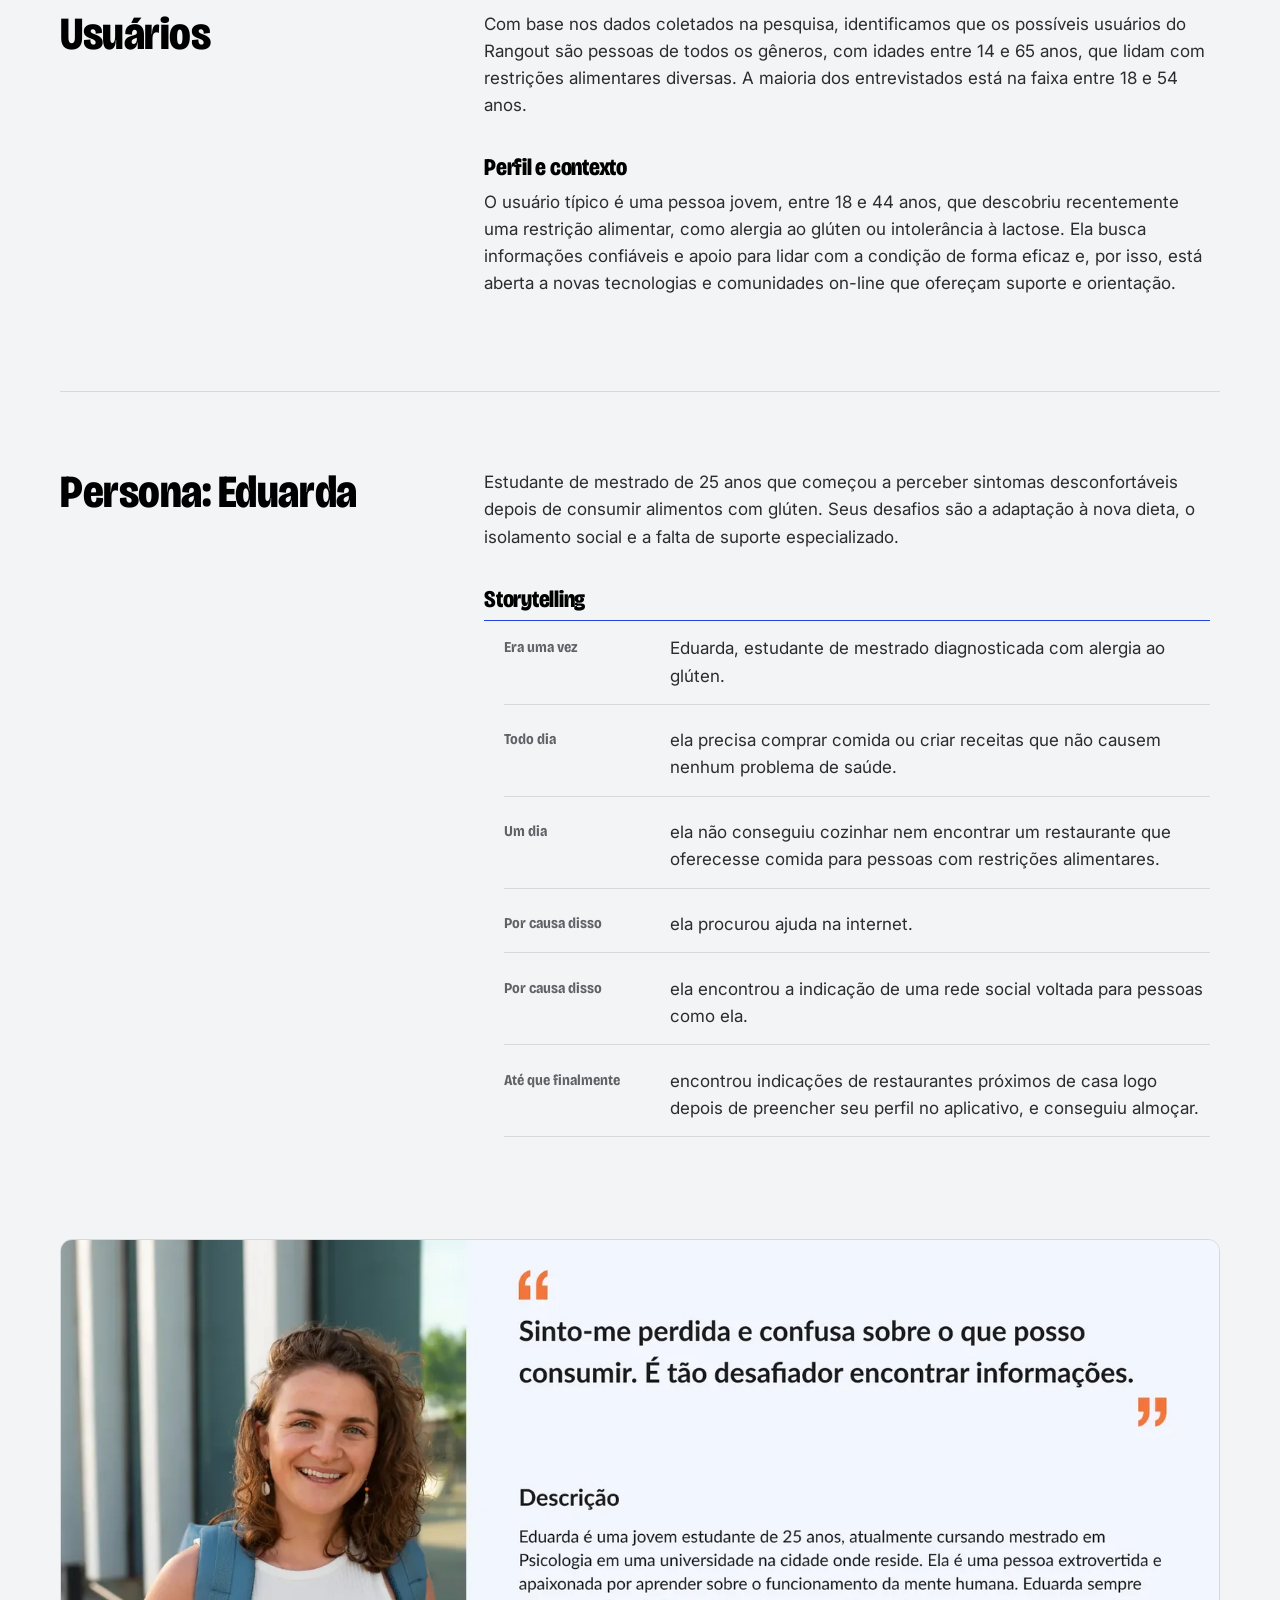
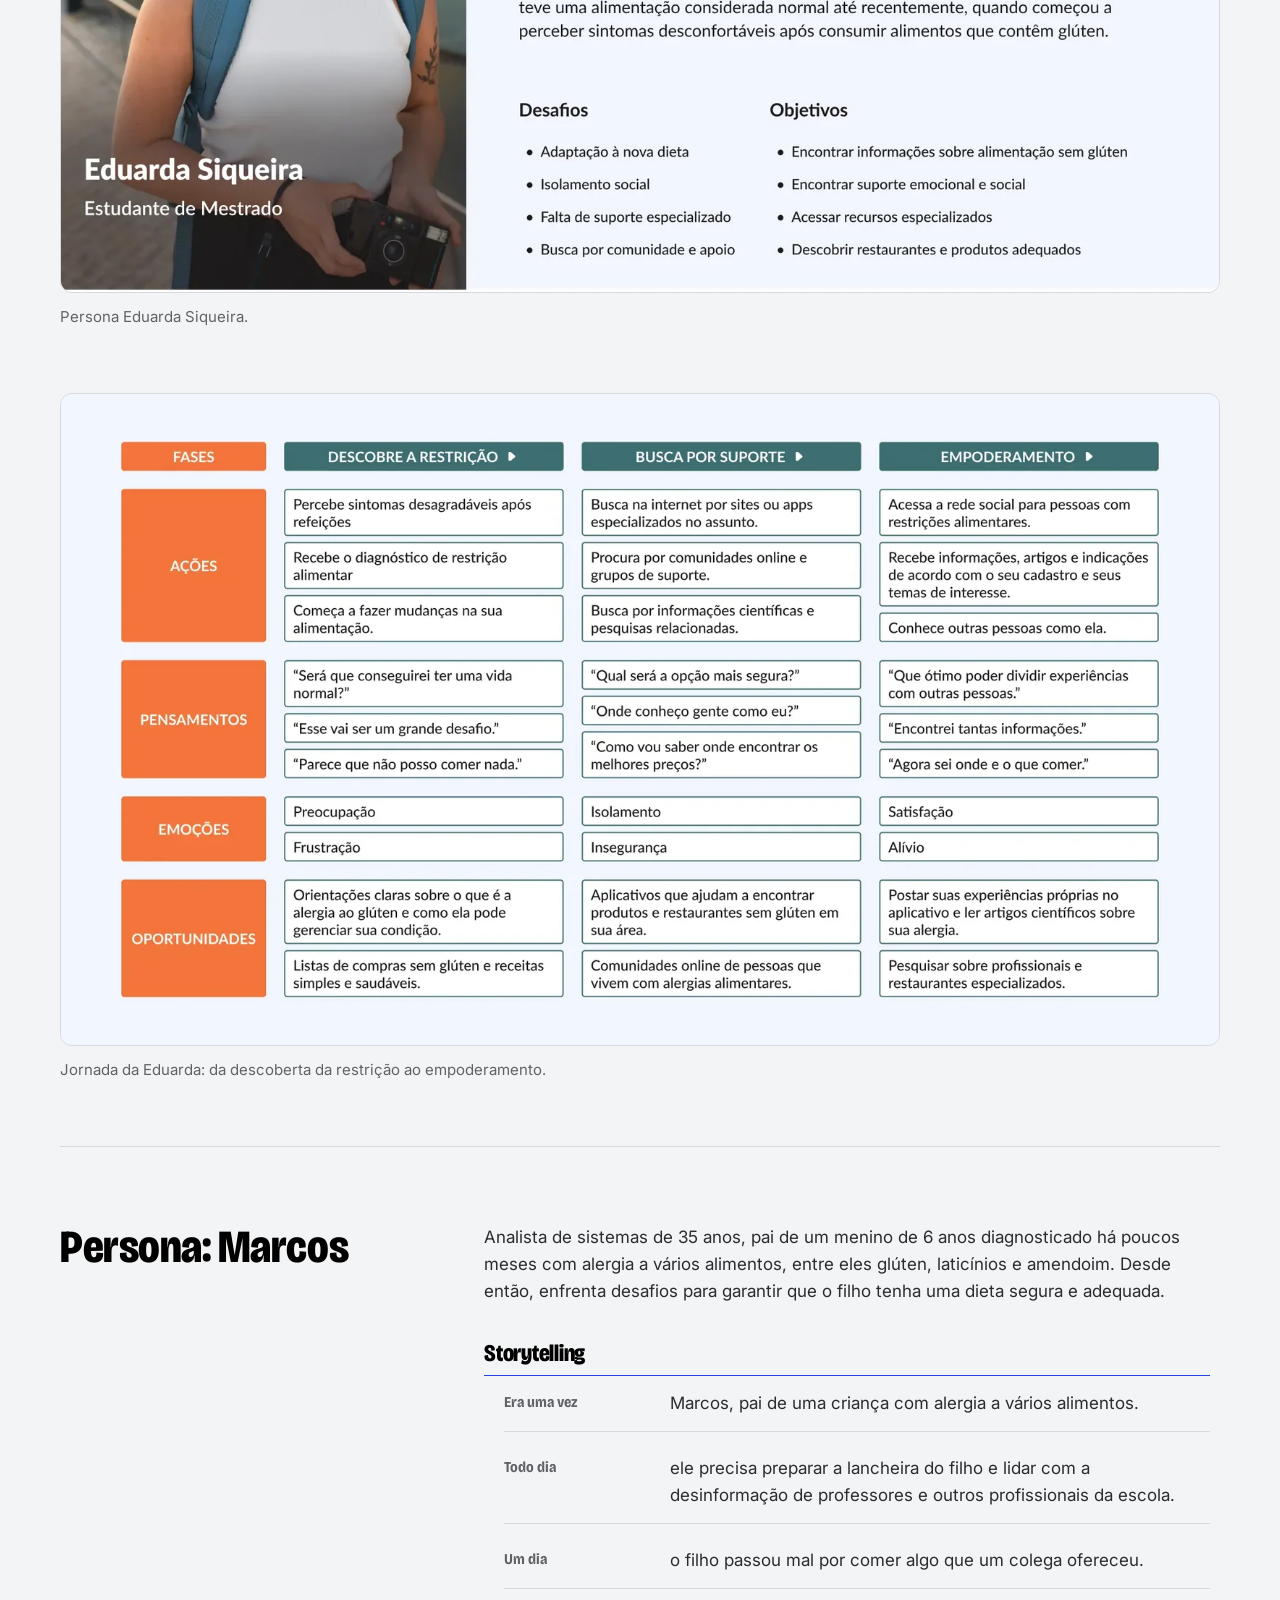
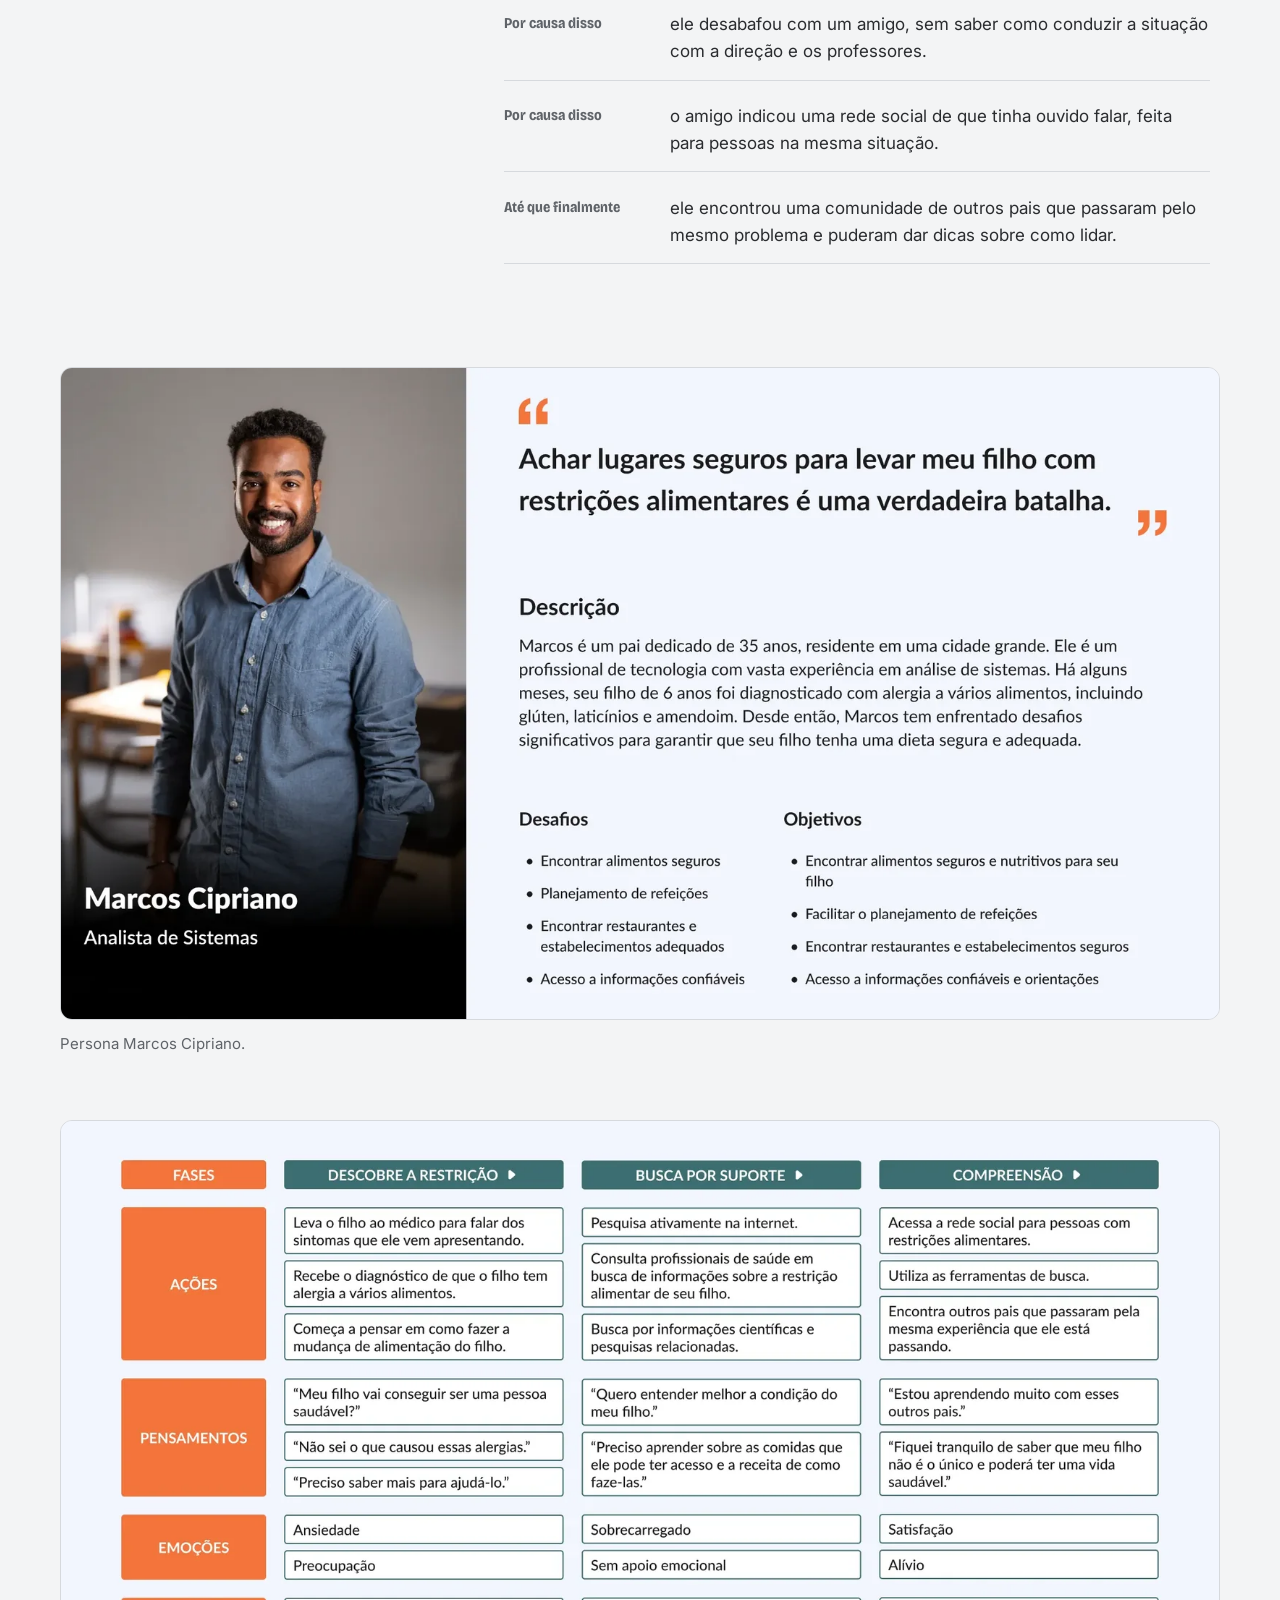
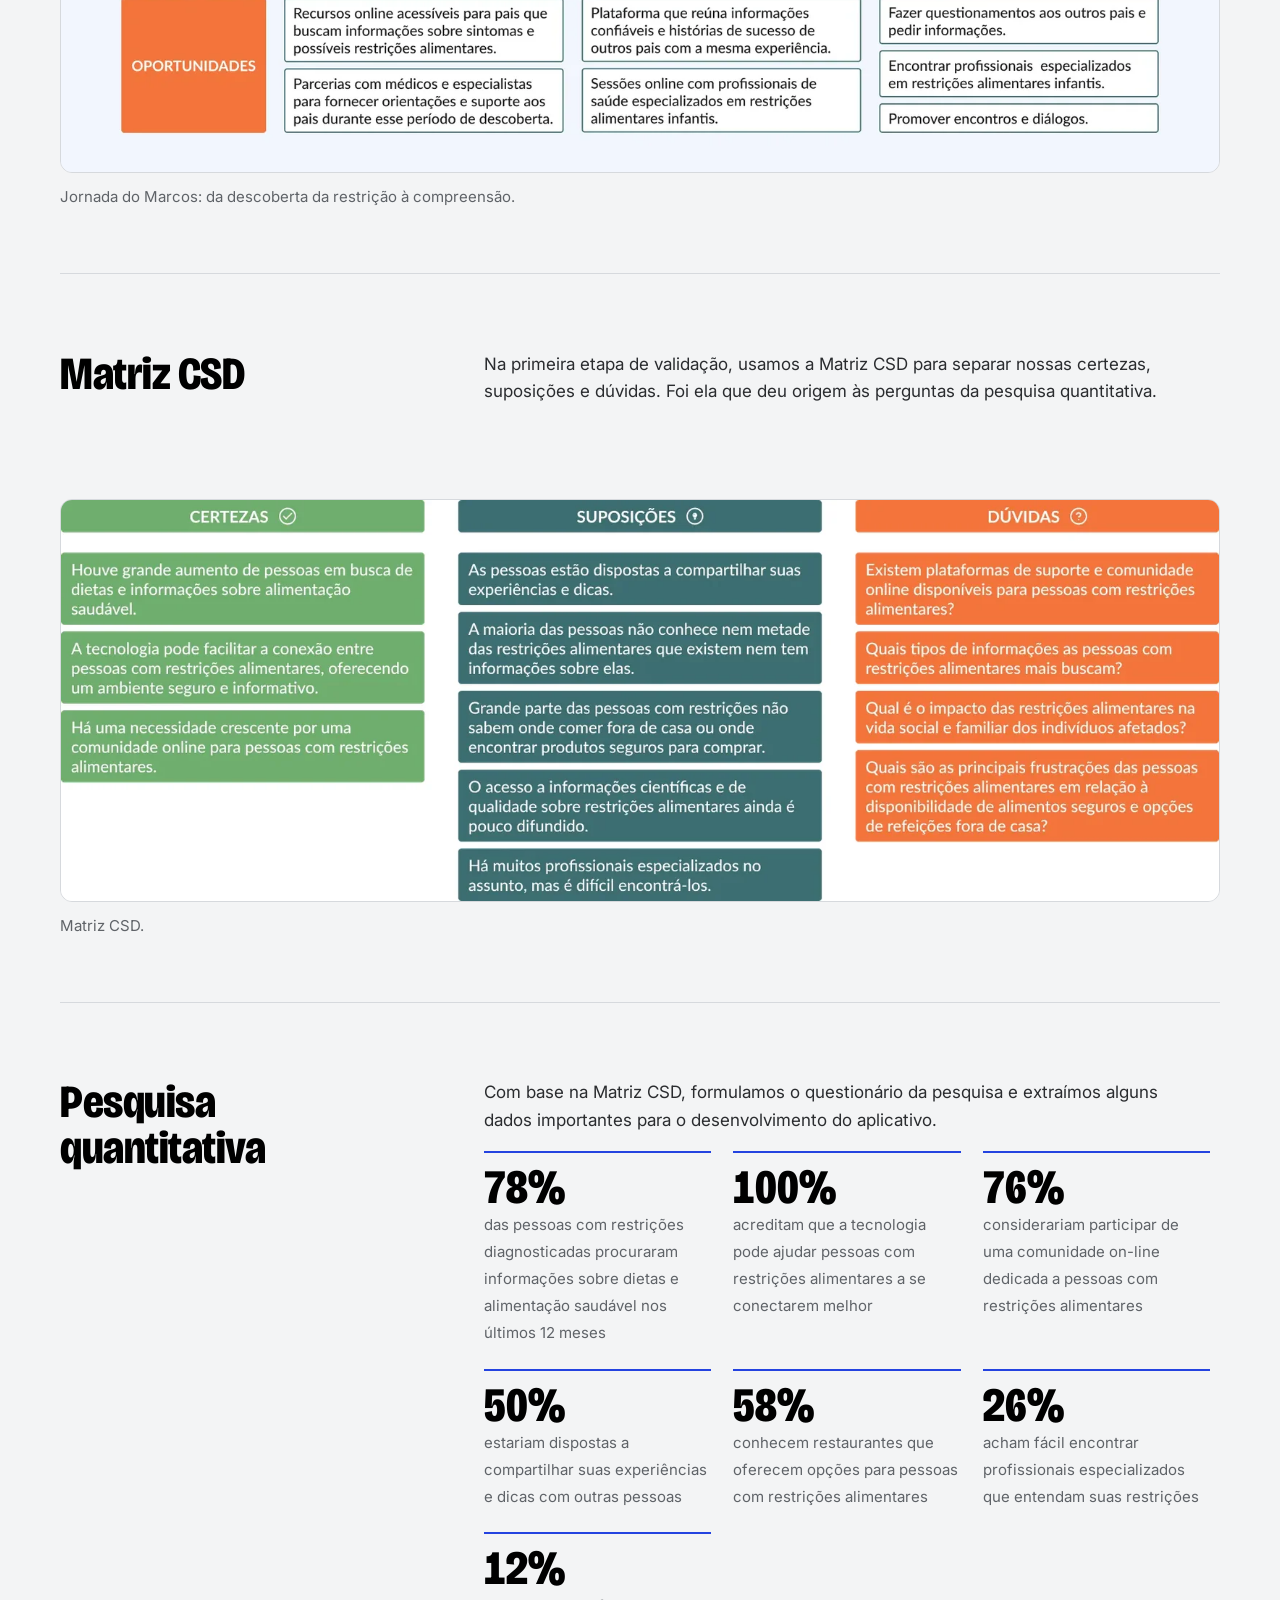
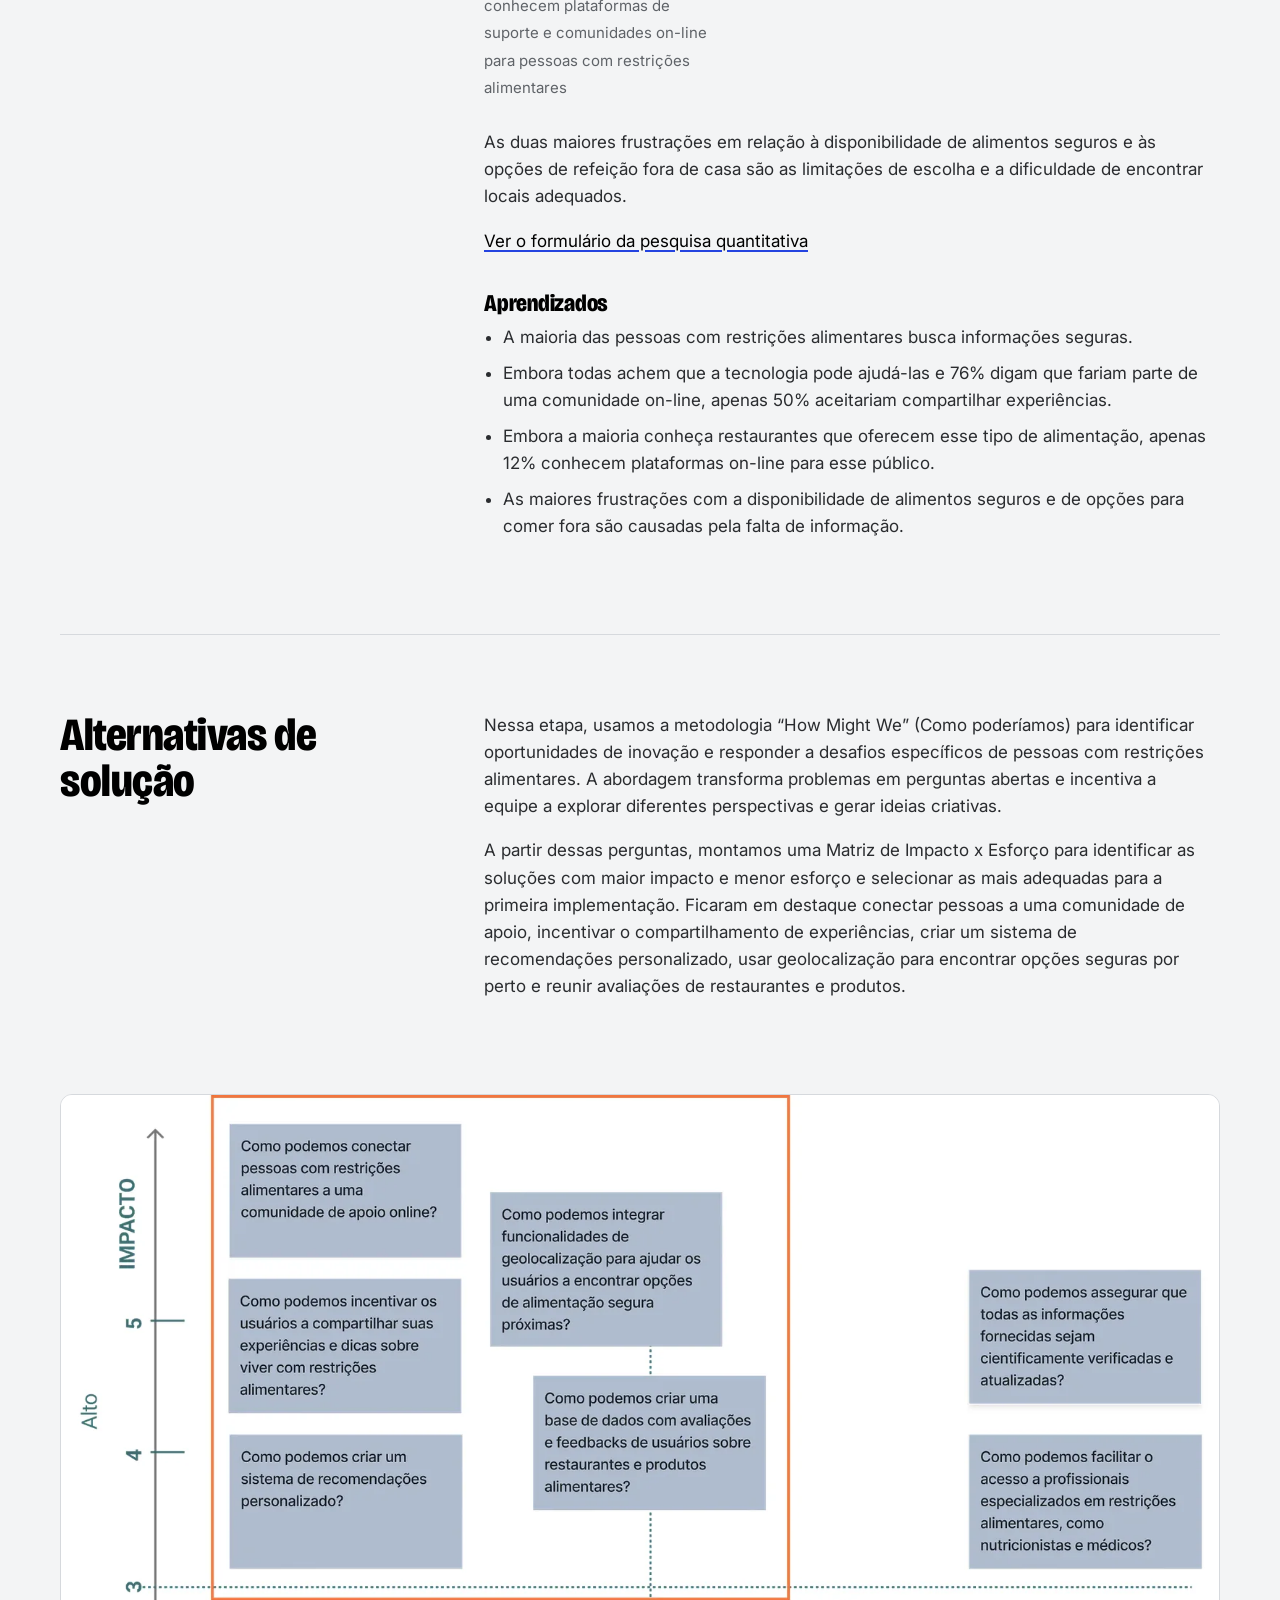
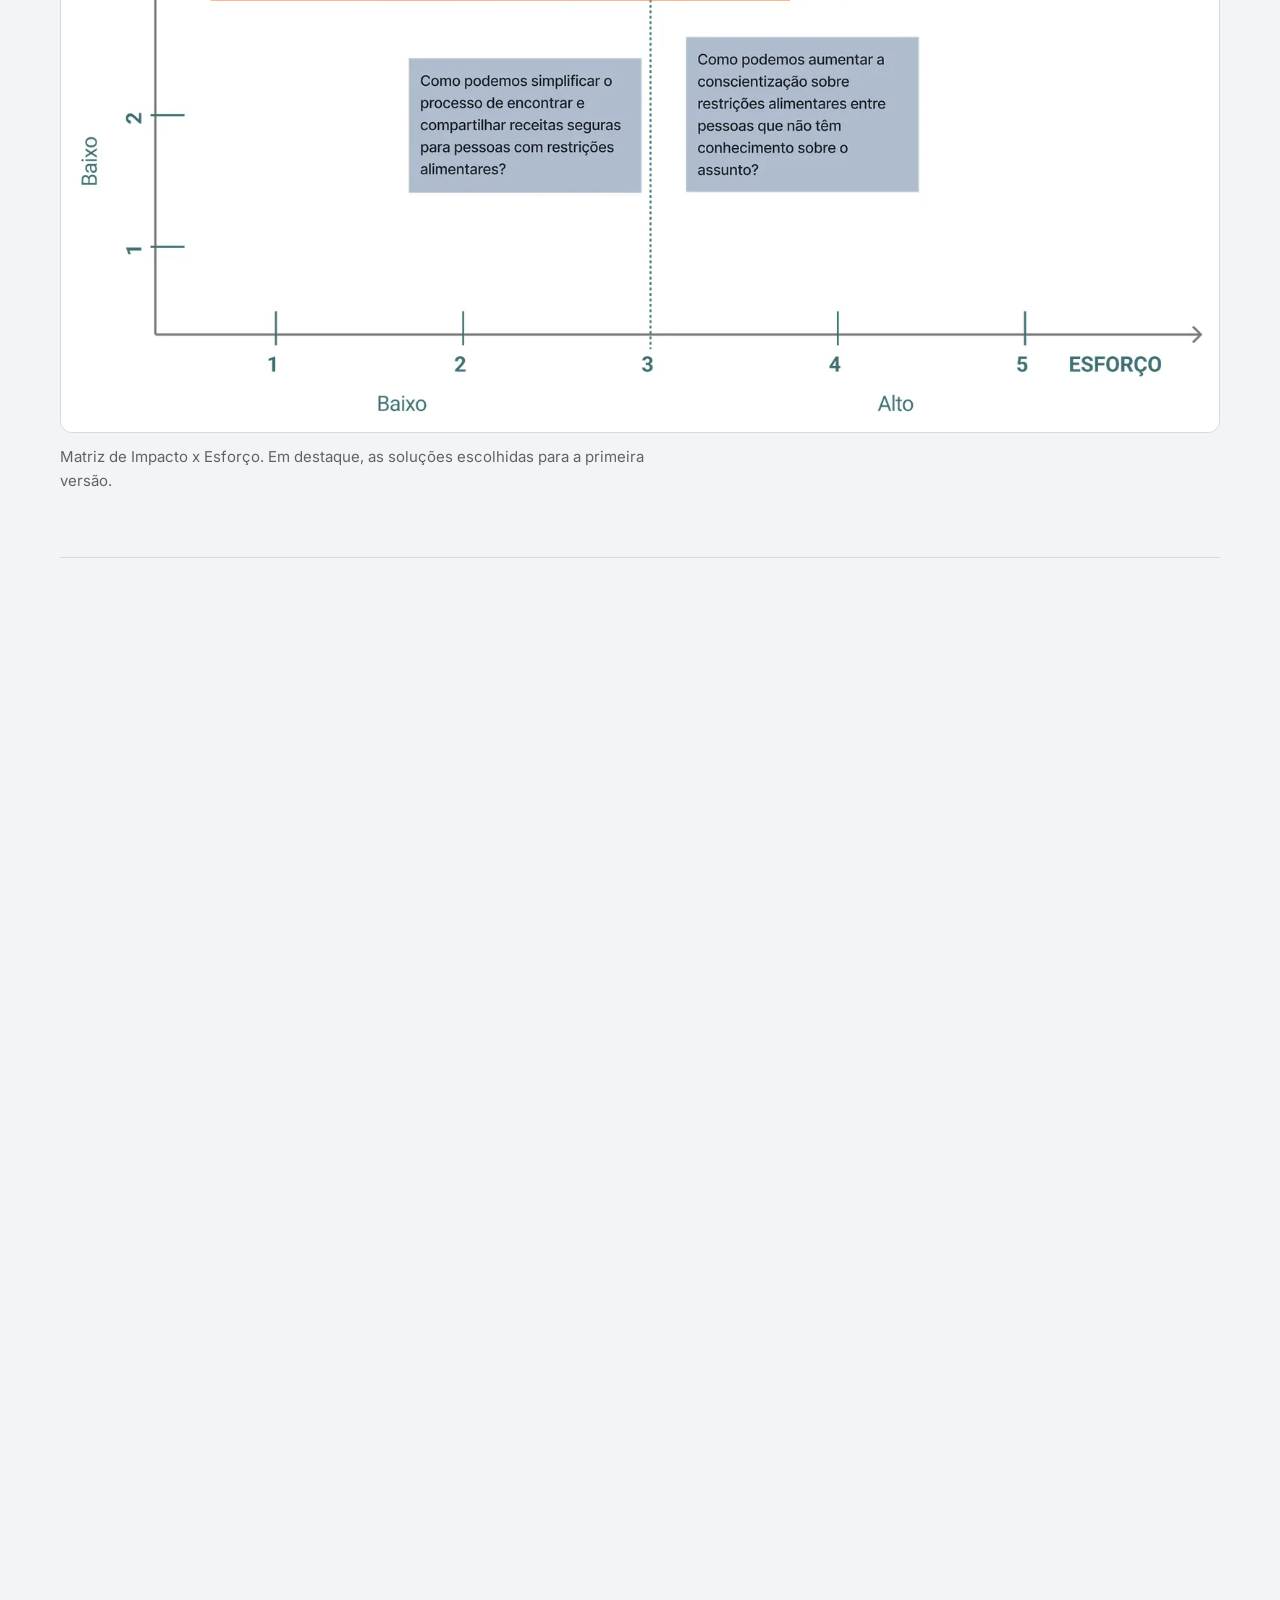
<file: projetos/rangout.html>
<!doctype html>
<html lang="pt-BR">
<head>
<meta charset="utf-8">
<meta name="viewport" content="width=device-width, initial-scale=1">
<title>Rangout — Raiza Tomazoni</title>
<meta name="description" content="Rede social para pessoas com restrições alimentares trocarem informação confiável, experiências e indicações de lugares seguros para comer. Da pesquisa ao protótipo de alta fidelidade e à identidade visual.">
<meta property="og:title" content="Rangout — Raiza Tomazoni">
<meta property="og:description" content="Rede social para pessoas com restrições alimentares trocarem informação confiável, experiências e indicações de lugares seguros para comer. Da pesquisa ao protótipo de alta fidelidade e à identidade visual.">
<meta property="og:image" content="../assets/img/cover-rangout.webp?v=5839d2e3">
<meta name="theme-color" content="#f3f4f5">
<link rel="icon" href="../assets/favicon.svg" type="image/svg+xml">
<link rel="icon" href="../assets/favicon-32.png" sizes="32x32" type="image/png">
<link rel="apple-touch-icon" href="../assets/apple-touch-icon.png">
<link rel="preconnect" href="https://fonts.googleapis.com"><link rel="preconnect" href="https://fonts.gstatic.com" crossorigin><link href="https://fonts.googleapis.com/css2?family=Bricolage+Grotesque:opsz,wdth,wght@12..96,75..100,200..800&family=Inter:opsz,wght@14..32,400..700&family=Quicksand:wght@400..700&family=Lato:wght@400;700&display=swap" rel="stylesheet">
<link rel="stylesheet" href="../assets/css/style.css?v=1793290196">
<script>(function(){var d=document.documentElement;d.classList.add('js');var t=null;try{t=localStorage.getItem('tema')}catch(e){}if(t!=='dark')t='light';d.setAttribute('data-theme',t);document.querySelector('meta[name=theme-color]').setAttribute('content',t==='dark'?'#0e0f11':'#f3f4f5')})()</script>
</head>
<body>
<div class="progress" aria-hidden="true"></div>
<a class="skip" href="#conteudo">Pular para o conteúdo</a>
<header class="nav"><div class="wrap">
  <a class="nav__name" href="../index.html">Raiza Tomazoni</a>
  <div class="nav__right"><nav aria-label="Principal"><ul>
    <li><a class="u" href="../index.html#projetos">Projetos</a></li>
    <li><a class="u" href="../index.html#sobre">Sobre</a></li>
    <li><a class="u" href="../index.html#contato">Contato</a></li>
  </ul></nav>
  <button class="theme-toggle" type="button" data-theme-toggle aria-label="Mudar para modo escuro"><svg class="i-moon" viewBox="0 0 24 24" aria-hidden="true"><path fill="none" stroke="currentColor" stroke-width="2" stroke-linecap="round" stroke-linejoin="round" d="M20 14.5A8 8 0 1 1 9.5 4a6.5 6.5 0 0 0 10.5 10.5Z"/></svg><svg class="i-sun" viewBox="0 0 24 24" aria-hidden="true"><g fill="none" stroke="currentColor" stroke-width="2" stroke-linecap="round"><circle cx="12" cy="12" r="4"/><path d="M12 2v2M12 20v2M4.9 4.9l1.4 1.4M17.7 17.7l1.4 1.4M2 12h2M20 12h2M4.9 19.1l1.4-1.4M17.7 6.3l1.4-1.4"/></g></svg></button></div>
</div></header>
<main id="conteudo">

<section class="case-hero"><div class="wrap">
  <a class="back" href="../index.html#projetos"><span aria-hidden="true">←</span> Voltar para projetos</a>
  <h1 data-load><span class="line"><span>Rangout</span></span></h1>
  <div class="case-hero__row">
    <p class="lede" data-reveal>Uso do Design de Experiência do Usuário para identificar as necessidades de pessoas com restrições alimentares e criar uma rede social para compartilhar informações seguras e trocar experiências.</p>
    <div data-reveal><div class="share" data-share data-share-text="Rangout — estudo de caso de Raiza Tomazoni"><span class="share__label">Compartilhar projeto</span><div class="share__btns"><button class="share__btn share__native" type="button" data-share-native aria-label="Compartilhar" hidden><svg viewBox="0 0 24 24" aria-hidden="true"><path fill="none" stroke="currentColor" stroke-width="2" stroke-linecap="round" stroke-linejoin="round" d="M12 3v12M7 8l5-5 5 5M5 13v6a2 2 0 0 0 2 2h10a2 2 0 0 0 2-2v-6"/></svg></button><a class="share__btn" data-share-wa href="#" target="_blank" rel="noopener" aria-label="Compartilhar no WhatsApp"><svg viewBox="0 0 24 24" aria-hidden="true"><path fill="currentColor" d="M12 2a10 10 0 0 0-8.6 15.1L2 22l5-1.3A10 10 0 1 0 12 2Zm0 18.2a8.2 8.2 0 0 1-4.2-1.2l-.3-.2-3 .8.8-2.9-.2-.3A8.2 8.2 0 1 1 12 20.2Zm4.5-6.1c-.2-.1-1.5-.7-1.7-.8-.2-.1-.4-.1-.6.1l-.8 1c-.1.2-.3.2-.5.1a6.7 6.7 0 0 1-3.3-2.9c-.3-.4.2-.4.7-1.4.1-.2 0-.3 0-.4l-.8-1.8c-.2-.5-.4-.4-.6-.4h-.5a1 1 0 0 0-.7.3 3 3 0 0 0-.9 2.2c0 1.3 1 2.6 1.1 2.8.1.2 1.9 2.9 4.6 4 1.7.7 2.4.8 3.2.7.5-.1 1.5-.6 1.7-1.2.2-.6.2-1.1.2-1.2-.1-.1-.3-.2-.5-.3Z"/></svg></a><a class="share__btn" data-share-li href="#" target="_blank" rel="noopener" aria-label="Compartilhar no LinkedIn"><svg viewBox="0 0 24 24" aria-hidden="true"><path fill="currentColor" d="M4.98 3.5a2.5 2.5 0 1 1 0 5 2.5 2.5 0 0 1 0-5ZM3 9.75h4V21H3V9.75Zm6.5 0h3.8v1.6h.1c.5-1 1.8-2 3.8-2 4 0 4.8 2.6 4.8 6V21h-4v-5c0-1.2 0-2.8-1.7-2.8s-2 1.3-2 2.7V21h-4V9.75Z"/></svg></a><button class="share__btn" type="button" data-share-copy aria-label="Copiar link"><svg viewBox="0 0 24 24" aria-hidden="true"><path fill="none" stroke="currentColor" stroke-width="2" stroke-linecap="round" stroke-linejoin="round" d="M10 14a4.5 4.5 0 0 0 6.4 0l3.2-3.2a4.5 4.5 0 0 0-6.4-6.4L12 5.6M14 10a4.5 4.5 0 0 0-6.4 0l-3.2 3.2a4.5 4.5 0 0 0 6.4 6.4l1.2-1.2"/></svg></button><span class="share__ok" role="status" aria-live="polite"></span></div></div></div>
  </div>
  <dl class="meta" data-reveal><div><dt>Papel</dt><dd>UX Designer e designer gráfica</dd></div><div><dt>Cliente</dt><dd>Gabriela Cavalcante</dd></div><div><dt>Ano</dt><dd>2024</dd></div><div><dt>Plataforma</dt><dd>App mobile</dd></div></dl>
</div></section>
<div class="wrap case-cover"><div class="case-cover__frame" data-reveal="clip"><img src="../assets/img/rangout-mockup.webp?v=dbe26f8a" alt="Três celulares com as telas de login, abertura e feed do Rangout, ao lado do logotipo"></div></div>
<div class="wrap">
<section class="block"><h2 data-reveal>Cenário atual</h2><div class="block__body" data-reveal>
<p>Atualmente, pessoas com restrições alimentares enfrentam diversos desafios no dia a dia. Desde encontrar informações confiáveis sobre alimentos seguros até lidar com o aspecto emocional e social das suas condições, essas pessoas muitas vezes se veem isoladas e desamparadas. A falta de acesso a uma comunidade de apoio e a recursos relevantes dificulta ainda mais a gestão das suas dietas.</p>
<p>Além disso, há uma considerável dificuldade em encontrar restaurantes ou mercados que ofereçam opções adequadas às suas restrições, o que muitas vezes limita suas escolhas e experiências gastronômicas. A busca por profissionais experientes, como médicos, nutricionistas e chefs especializados, também é desafiadora, o que torna ainda mais difícil conseguir orientação e suporte.</p>
<blockquote>Como podemos garantir o acesso a informações confiáveis e ampliar o conhecimento sobre restrições alimentares para atender às necessidades das pessoas que convivem com essas condições?</blockquote>
</div></section><section class="block"><h2 data-reveal>Introdução e objetivos</h2><div class="block__body" data-reveal>
<p>A proposta do Rangout é desenvolver uma rede social voltada para pessoas que enfrentam restrições alimentares. O projeto visa criar um ambiente seguro e informativo, com uma plataforma interativa que conecta pessoas que lidam com restrições de diversas naturezas. Seja por questões de saúde, escolhas éticas, sociais ou práticas religiosas, o objetivo é estabelecer um espaço que promova o compartilhamento de experiências, informações e apoio entre os usuários.</p>
<h3>Objetivos</h3>
<ul>
  <li>Desenvolver uma plataforma amigável e de fácil acesso que permita aos usuários compartilhar suas experiências, oferecer dicas e encontrar apoio relacionado às suas restrições alimentares.</li>
  <li>Incorporar recursos interativos, como fóruns e mensagens diretas, para facilitar a comunicação entre os membros da comunidade e promover um ambiente colaborativo e solidário.</li>
  <li>Criar um espaço acolhedor e educativo onde os usuários possam aprender e compartilhar conhecimentos sobre restrições alimentares, aumentando a conscientização e promovendo um estilo de vida mais saudável.</li>
</ul>
</div></section><section class="block"><h2 data-reveal>Modelo de negócio</h2><div class="block__body" data-reveal>
<p>Para compreender e estruturar melhor o negócio, focamos no público-alvo. Para isso, usamos o Business Model Canvas.</p>
<p>Em seguida, detalhamos as propostas de valor com o Value Proposition Canvas, uma ferramenta estratégica que ajuda a alinhar o produto às necessidades e desejos dos clientes.</p>
</div></section><figure class="figure" data-reveal><a class="figure__frame" href="../assets/img/rangout-bmc.webp?v=367b694e" target="_blank" rel="noopener" data-cursor="Ampliar"><img src="../assets/img/rangout-bmc.webp?v=367b694e" alt="Business Model Canvas do Rangout com parcerias, atividades, recursos, proposta de valor, relacionamento, canais, segmentos, custos e receitas" loading="lazy"></a><figcaption>Business Model Canvas.</figcaption></figure><figure class="figure" data-reveal><a class="figure__frame" href="../assets/img/rangout-vpc.webp?v=023bee27" target="_blank" rel="noopener" data-cursor="Ampliar"><img src="../assets/img/rangout-vpc.webp?v=023bee27" alt="Value Proposition Canvas relacionando a proposta de valor do Rangout ao perfil do cliente" loading="lazy"></a><figcaption>Value Proposition Canvas.</figcaption></figure><section class="block"><h2 data-reveal>Usuários</h2><div class="block__body" data-reveal>
<p>Com base nos dados coletados na pesquisa, identificamos que os possíveis usuários do Rangout são pessoas de todos os gêneros, com idades entre 14 e 65 anos, que lidam com restrições alimentares diversas. A maioria dos entrevistados está na faixa entre 18 e 54 anos.</p>
<h3>Perfil e contexto</h3>
<p>O usuário típico é uma pessoa jovem, entre 18 e 44 anos, que descobriu recentemente uma restrição alimentar, como alergia ao glúten ou intolerância à lactose. Ela busca informações confiáveis e apoio para lidar com a condição de forma eficaz e, por isso, está aberta a novas tecnologias e comunidades on-line que ofereçam suporte e orientação.</p>
</div></section><section class="block"><h2 data-reveal>Persona: Eduarda</h2><div class="block__body" data-reveal>
<p>Estudante de mestrado de 25 anos que começou a perceber sintomas desconfortáveis depois de consumir alimentos com glúten. Seus desafios são a adaptação à nova dieta, o isolamento social e a falta de suporte especializado.</p>
<h3>Storytelling</h3>
<ol class="story">
  <li><b>Era uma vez</b><span>Eduarda, estudante de mestrado diagnosticada com alergia ao glúten.</span></li>
  <li><b>Todo dia</b><span>ela precisa comprar comida ou criar receitas que não causem nenhum problema de saúde.</span></li>
  <li><b>Um dia</b><span>ela não conseguiu cozinhar nem encontrar um restaurante que oferecesse comida para pessoas com restrições alimentares.</span></li>
  <li><b>Por causa disso</b><span>ela procurou ajuda na internet.</span></li>
  <li><b>Por causa disso</b><span>ela encontrou a indicação de uma rede social voltada para pessoas como ela.</span></li>
  <li><b>Até que finalmente</b><span>encontrou indicações de restaurantes próximos de casa logo depois de preencher seu perfil no aplicativo, e conseguiu almoçar.</span></li>
</ol>
</div></section><figure class="figure" data-reveal><a class="figure__frame" href="../assets/img/rangout-persona-eduarda.webp?v=1e7e6d4e" target="_blank" rel="noopener" data-cursor="Ampliar"><img src="../assets/img/rangout-persona-eduarda.webp?v=1e7e6d4e" alt="Persona Eduarda Siqueira, estudante de mestrado, com descrição, desafios e objetivos" loading="lazy"></a><figcaption>Persona Eduarda Siqueira.</figcaption></figure><figure class="figure" data-reveal><a class="figure__frame" href="../assets/img/rangout-jornada-eduarda.webp?v=8ef3d4a4" target="_blank" rel="noopener" data-cursor="Ampliar"><img src="../assets/img/rangout-jornada-eduarda.webp?v=8ef3d4a4" alt="Jornada da Eduarda em três fases: descobre a restrição, busca por suporte e empoderamento, com ações, pensamentos, emoções e oportunidades" loading="lazy"></a><figcaption>Jornada da Eduarda: da descoberta da restrição ao empoderamento.</figcaption></figure><section class="block"><h2 data-reveal>Persona: Marcos</h2><div class="block__body" data-reveal>
<p>Analista de sistemas de 35 anos, pai de um menino de 6 anos diagnosticado há poucos meses com alergia a vários alimentos, entre eles glúten, laticínios e amendoim. Desde então, enfrenta desafios para garantir que o filho tenha uma dieta segura e adequada.</p>
<h3>Storytelling</h3>
<ol class="story">
  <li><b>Era uma vez</b><span>Marcos, pai de uma criança com alergia a vários alimentos.</span></li>
  <li><b>Todo dia</b><span>ele precisa preparar a lancheira do filho e lidar com a desinformação de professores e outros profissionais da escola.</span></li>
  <li><b>Um dia</b><span>o filho passou mal por comer algo que um colega ofereceu.</span></li>
  <li><b>Por causa disso</b><span>ele desabafou com um amigo, sem saber como conduzir a situação com a direção e os professores.</span></li>
  <li><b>Por causa disso</b><span>o amigo indicou uma rede social de que tinha ouvido falar, feita para pessoas na mesma situação.</span></li>
  <li><b>Até que finalmente</b><span>ele encontrou uma comunidade de outros pais que passaram pelo mesmo problema e puderam dar dicas sobre como lidar.</span></li>
</ol>
</div></section><figure class="figure" data-reveal><a class="figure__frame" href="../assets/img/rangout-persona-marcos.webp?v=b4d29228" target="_blank" rel="noopener" data-cursor="Ampliar"><img src="../assets/img/rangout-persona-marcos.webp?v=b4d29228" alt="Persona Marcos Cipriano, analista de sistemas, com descrição, desafios e objetivos" loading="lazy"></a><figcaption>Persona Marcos Cipriano.</figcaption></figure><figure class="figure" data-reveal><a class="figure__frame" href="../assets/img/rangout-jornada-marcos.webp?v=65d6662d" target="_blank" rel="noopener" data-cursor="Ampliar"><img src="../assets/img/rangout-jornada-marcos.webp?v=65d6662d" alt="Jornada do Marcos em três fases: descobre a restrição, busca por suporte e compreensão" loading="lazy"></a><figcaption>Jornada do Marcos: da descoberta da restrição à compreensão.</figcaption></figure><section class="block"><h2 data-reveal>Matriz CSD</h2><div class="block__body" data-reveal>
<p>Na primeira etapa de validação, usamos a Matriz CSD para separar nossas certezas, suposições e dúvidas. Foi ela que deu origem às perguntas da pesquisa quantitativa.</p>
</div></section><figure class="figure" data-reveal><a class="figure__frame" href="../assets/img/rangout-csd.webp?v=965b19c5" target="_blank" rel="noopener" data-cursor="Ampliar"><img src="../assets/img/rangout-csd.webp?v=965b19c5" alt="Matriz CSD com certezas, suposições e dúvidas sobre pessoas com restrições alimentares" loading="lazy"></a><figcaption>Matriz CSD.</figcaption></figure><section class="block"><h2 data-reveal>Pesquisa quantitativa</h2><div class="block__body" data-reveal>
<p>Com base na Matriz CSD, formulamos o questionário da pesquisa e extraímos alguns dados importantes para o desenvolvimento do aplicativo.</p>
<div class="stats">
  <div class="stat"><b>78%</b><span>das pessoas com restrições diagnosticadas procuraram informações sobre dietas e alimentação saudável nos últimos 12 meses</span></div>
  <div class="stat"><b>100%</b><span>acreditam que a tecnologia pode ajudar pessoas com restrições alimentares a se conectarem melhor</span></div>
  <div class="stat"><b>76%</b><span>considerariam participar de uma comunidade on-line dedicada a pessoas com restrições alimentares</span></div>
  <div class="stat"><b>50%</b><span>estariam dispostas a compartilhar suas experiências e dicas com outras pessoas</span></div>
  <div class="stat"><b>58%</b><span>conhecem restaurantes que oferecem opções para pessoas com restrições alimentares</span></div>
  <div class="stat"><b>26%</b><span>acham fácil encontrar profissionais especializados que entendam suas restrições</span></div>
  <div class="stat"><b>12%</b><span>conhecem plataformas de suporte e comunidades on-line para pessoas com restrições alimentares</span></div>
</div>
<p>As duas maiores frustrações em relação à disponibilidade de alimentos seguros e às opções de refeição fora de casa são as limitações de escolha e a dificuldade de encontrar locais adequados.</p>
<p><a href="https://forms.gle/6nq54NkQm34dTUeQ9" target="_blank" rel="noopener">Ver o formulário da pesquisa quantitativa</a></p>
<h3>Aprendizados</h3>
<ul>
  <li>A maioria das pessoas com restrições alimentares busca informações seguras.</li>
  <li>Embora todas achem que a tecnologia pode ajudá-las e 76% digam que fariam parte de uma comunidade on-line, apenas 50% aceitariam compartilhar experiências.</li>
  <li>Embora a maioria conheça restaurantes que oferecem esse tipo de alimentação, apenas 12% conhecem plataformas on-line para esse público.</li>
  <li>As maiores frustrações com a disponibilidade de alimentos seguros e de opções para comer fora são causadas pela falta de informação.</li>
</ul>
</div></section><section class="block"><h2 data-reveal>Alternativas de solução</h2><div class="block__body" data-reveal>
<p>Nessa etapa, usamos a metodologia “How Might We” (Como poderíamos) para identificar oportunidades de inovação e responder a desafios específicos de pessoas com restrições alimentares. A abordagem transforma problemas em perguntas abertas e incentiva a equipe a explorar diferentes perspectivas e gerar ideias criativas.</p>
<p>A partir dessas perguntas, montamos uma Matriz de Impacto x Esforço para identificar as soluções com maior impacto e menor esforço e selecionar as mais adequadas para a primeira implementação. Ficaram em destaque conectar pessoas a uma comunidade de apoio, incentivar o compartilhamento de experiências, criar um sistema de recomendações personalizado, usar geolocalização para encontrar opções seguras por perto e reunir avaliações de restaurantes e produtos.</p>
</div></section><figure class="figure" data-reveal><a class="figure__frame" href="../assets/img/rangout-impacto-esforco.webp?v=9ad127f7" target="_blank" rel="noopener" data-cursor="Ampliar"><img src="../assets/img/rangout-impacto-esforco.webp?v=9ad127f7" alt="Matriz de Impacto x Esforço com perguntas Como podemos, destacando as de alto impacto e baixo esforço" loading="lazy"></a><figcaption>Matriz de Impacto x Esforço. Em destaque, as soluções escolhidas para a primeira versão.</figcaption></figure><section class="block"><h2 data-reveal>Desenhos iniciais</h2><div class="block__body" data-reveal>
<p>Usamos as técnicas Crazy 8's e rabiscoframes para entender melhor como a solução funcionaria no aplicativo e preparar o primeiro teste de usabilidade.</p>
</div></section><figure class="figure" data-reveal><a class="figure__frame" href="../assets/img/rangout-crazy8.webp?v=faa45f9e" target="_blank" rel="noopener" data-cursor="Ampliar"><img src="../assets/img/rangout-crazy8.webp?v=faa45f9e" alt="Esboços à mão das telas Explorar, página do restaurante com avaliações e menu Publicar" loading="lazy"></a><figcaption>Crazy 8&#x27;s.</figcaption></figure><figure class="figure" data-reveal><a class="figure__frame" href="../assets/img/rangout-rabiscoframes.webp?v=b7cf99a7" target="_blank" rel="noopener" data-cursor="Ampliar"><img src="../assets/img/rangout-rabiscoframes.webp?v=b7cf99a7" alt="Folhas com rabiscoframes de login, feed, explorar, mensagens, cadastro, perfil e histórico de saúde" loading="lazy"></a><figcaption>Rabiscoframes.</figcaption></figure><section class="block"><h2 data-reveal>Guia de estilo</h2><div class="block__body" data-reveal>
<p>Para manter as telas consistentes, organizei os estilos e componentes do protótipo num guia: cores, tipografia e os componentes mais usados no app.</p>
<p>A paleta parte da natureza, para remeter a uma alimentação saudável e natural. A tipografia é a Quicksand, de geometria simples e curvas suaves, que deixa o app legível e amigável.</p>
</div></section><div class="figure" data-reveal>
<div class="sg" style="--sg-green:#70AE6E;--sg-orange:#F4743B;--sg-teal:#3C6E71;--sg-title:#2E3E4B;--sg-text:#303030;--sg-border:#D1D1D1;--sg-field:#F2F5FD;--sg-soft:#F5F5F5">

  <section class="sg-sec">
    <h3 class="sg-h">Cores</h3>
    <p class="sg-sub">Primárias</p>
    <div class="sg-swatches">
      <div class="sg-sw"><i style="background:#70AE6E"></i><b>Verde</b><span>#70AE6E</span><small>Botões principais, ações e estados de sucesso</small></div>
      <div class="sg-sw"><i style="background:#F4743B"></i><b>Tangerina</b><span>#F4743B</span><small>Destaques, etiquetas selecionadas e interações</small></div>
      <div class="sg-sw"><i style="background:#3C6E71"></i><b>Azul</b><span>#3C6E71</span><small>Ações secundárias e links</small></div>
    </div>
    <p class="sg-sub">Marca</p>
    <div class="sg-swatches">
      <div class="sg-sw"><i style="background:#016E74"></i><b>Petróleo</b><span>#016E74</span><small>Logotipo</small></div>
      <div class="sg-sw"><i style="background:#BEED62"></i><b>Limão</b><span>#BEED62</span><small>Tela de abertura</small></div>
    </div>
    <p class="sg-sub">Neutras</p>
    <div class="sg-swatches sg-swatches--small">
      <div class="sg-sw"><i style="background:#2E3E4B"></i><b>Títulos</b><span>#2E3E4B</span><small>Títulos de tela</small></div>
      <div class="sg-sw"><i style="background:#303030"></i><b>Cinza</b><span>#303030</span><small>Textos e labels</small></div>
      <div class="sg-sw"><i style="background:#D1D1D1"></i><b>Borda</b><span>#D1D1D1</span><small>Contornos de campos</small></div>
      <div class="sg-sw"><i style="background:#F2F5FD"></i><b>Branco gelo</b><span>#F2F5FD</span><small>Fundo dos campos</small></div>
      <div class="sg-sw"><i style="background:#F5F5F5"></i><b>Branco gelo 2</b><span>#F5F5F5</span><small>Fundos de apoio</small></div>
      <div class="sg-sw"><i style="background:#FFFFFF"></i><b>Branco</b><span>#FFFFFF</span><small>Fundo das telas</small></div>
    </div>
  </section>

  <section class="sg-sec">
    <h3 class="sg-h">Tipografia</h3>
    <div class="sg-type">
      <div class="sg-type__hero">
        <span class="sg-aa" aria-hidden="true">Aa</span>
        <div><b>Quicksand</b><span>Regular 400, Medium 500, SemiBold 600</span></div>
      </div>
      <dl class="sg-scale">
        <div><dt>H1<small>SemiBold, 30 px</small></dt><dd style="font-size:30px;font-weight:600;color:var(--sg-title)">Temas de Interesse</dd></div>
        <div><dt>Botão<small>Medium, 16 px</small></dt><dd style="font-size:16px;font-weight:500">Próximo</dd></div>
        <div><dt>Etiquetas<small>Regular, 14 px</small></dt><dd style="font-size:14px">Por quais temas você se interessa?</dd></div>
        <div><dt>Labels<small>Regular, 12 px</small></dt><dd style="font-size:12px">Insira seu e-mail ou nome de usuário</dd></div>
      </dl>
    </div>
  </section>

  <section class="sg-sec">
    <h3 class="sg-h">Componentes</h3>
    <div class="sg-comp">

      <div class="sg-card">
        <p class="sg-sub">Botões</p>
        <div class="sg-stack">
          <span class="sg-btn">Próximo</span>
          <span class="sg-btn sg-btn--outline">Recuperar conta</span>
          <div class="sg-row"><span class="sg-btn sg-btn--sm">Trocar endereço</span><span class="sg-btn sg-btn--sm">+ Ver mais</span><span class="sg-follow">+ seguir</span></div>
        </div>
      </div>

      <div class="sg-card">
        <p class="sg-sub">Campos</p>
        <div class="sg-stack">
          <label class="sg-field"><span>E-mail ou nome de usuário</span><i>Insira seu e-mail ou nome de usuário</i></label>
          <label class="sg-field sg-field--select"><span>Perfil</span><i>Selecione</i></label>
          <div class="sg-field sg-field--search"><i>Pesquisar</i><svg width="18" height="18" viewBox="0 0 24 24" fill="none" stroke="#303030" stroke-width="2" stroke-linecap="round" aria-hidden="true"><circle cx="11" cy="11" r="7"/><path d="m20 20-4-4"/></svg></div>
        </div>
      </div>

      <div class="sg-card">
        <p class="sg-sub">Etiquetas de interesse</p>
        <div class="sg-chips">
          <span class="sg-chip is-on">Veganismo</span><span class="sg-chip">Lactovegetarianismo</span>
          <span class="sg-chip">Ética animal</span><span class="sg-chip is-on">Alergia a glúten</span>
          <span class="sg-chip">Produtos sem glúten</span><span class="sg-chip is-on">APLV</span>
        </div>
      </div>

      <div class="sg-card">
        <p class="sg-sub">Progresso do cadastro e seleção</p>
        <div class="sg-steps" aria-label="Etapa 3 de 5">
          <span class="is-done">1</span><span class="is-done">2</span><span class="is-now">3</span><span>4</span><span>5</span>
        </div>
        <div class="sg-radios"><span class="sg-radio">Sim</span><span class="sg-radio is-on">Não</span></div>
      </div>

      <div class="sg-card sg-card--wide">
        <p class="sg-sub">Publicação e barra de navegação</p>
        <div class="sg-post">
          <img src="../assets/img/rangout-sg-post.webp?v=79080457" alt="Componente de publicação com autor, texto, prévia de link e ações de curtir, comentar, compartilhar e salvar" loading="lazy">
          <img src="../assets/img/rangout-sg-nav.webp?v=7df6c79b" alt="Barra de navegação com ícones de início, buscar, publicar, informações e perfil" loading="lazy">
        </div>
      </div>

    </div>
  </section>
</div>
</div><section class="block"><h2 data-reveal>Protótipo de alta fidelidade</h2><div class="block__body" data-reveal>
<p>No protótipo final, o cadastro em etapas monta o perfil da pessoa, com histórico de saúde, outras dietas e temas de interesse, e personaliza o que ela vê. O app reúne feed com publicações e indicações, explorar com pessoas, restaurantes próximos e notícias, mensagens diretas e criação de publicações, recomendações, receitas e artigos.</p>
<p>A tela Explorar ganhou títulos para cada seção, corrigindo o ponto de confusão encontrado no teste de usabilidade com o protótipo de baixa fidelidade.</p>
</div></section><figure class="figure" data-reveal><a class="figure__frame" href="../assets/img/rangout-telas.webp?v=bd0e43d3" target="_blank" rel="noopener" data-cursor="Ampliar"><img src="../assets/img/rangout-telas.webp?v=bd0e43d3" alt="Dezoito telas do protótipo de alta fidelidade do Rangout, do login ao feed, explorar, perfil e mensagens" loading="lazy"></a><figcaption>Telas do protótipo de alta fidelidade.</figcaption></figure><figure class="figure" data-reveal><div class="phones"><img src="../assets/img/rangout-saude.webp?v=751818ef" alt="Cadastro em etapas: histórico de saúde" loading="lazy"><img src="../assets/img/rangout-feed.webp?v=7a9e9f0f" alt="Feed com abas Para você, Trending e Seguindo" loading="lazy"><img src="../assets/img/rangout-post.webp?v=216b2d34" alt="Publicação com curtidas, comentários e respostas" loading="lazy"><img src="../assets/img/rangout-opcoes.webp?v=cd067459" alt="Menu de opções da publicação, com controle do que aparece no feed" loading="lazy"><img src="../assets/img/rangout-mensagens.webp?v=7a544de3" alt="Lista de mensagens diretas" loading="lazy"></div><figcaption>Algumas telas em detalhe. Arraste para o lado para ver todas.</figcaption></figure><section class="block"><h2 data-reveal>Aprendizados e próximos passos</h2><div class="block__body" data-reveal>
<p>Estamos muito felizes com o resultado do processo de criação do Rangout e entendemos que o produto não está completo: melhorias e novos testes de usabilidade ainda serão aplicados.</p>
<p>Neste projeto, o objetivo foi melhorar a experiência de pessoas com restrições alimentares ao buscar informações, apoio e produtos seguros. Por isso, apresentamos as ações mais importantes de forma clara, prática, simples e funcional.</p>
<p>A criação das personas e as pesquisas foram de grande valor nessa jornada, porque nos fizeram compreender melhor as dores do público e questionar quais seriam as melhores alternativas de solução. Elas também ajudaram a equipe em momentos de dúvida sobre as funcionalidades do produto, mostrando que a busca por apoio, informações e produtos adequados pode ser rápida e eficiente.</p>
<p>Seguimos animadas para continuar aprimorando o Rangout, oferecendo cada vez mais valor aos usuários e ajudando-os a viver melhor com suas restrições alimentares.</p>
<h3>Equipe</h3>
<ul>
  <li><a href="https://www.linkedin.com/in/gabrielacvcnt" target="_blank" rel="noopener">Gabriela Cavalcante</a>, fundadora e CEO do Rangout</li>
  <li><a href="https://www.linkedin.com/in/raizatomazoni/" target="_blank" rel="noopener">Raiza Tomazoni</a>, UX Designer e designer gráfica</li>
</ul>
</div></section>

<a class="next" href="vitra.html"><span class="next__in"><span><span class="next__label">Próximo projeto</span><span class="next__name">Vitra App</span></span><span class="next__arrow" aria-hidden="true">→</span></span></a>
</div>
</main>

<footer class="foot"><div class="wrap">
  <span>© <span id="ano">2026</span> Raiza Tomazoni</span>
  <a class="u" href="https://www.linkedin.com/in/raizatomazoni/" target="_blank" rel="noopener">linkedin.com/in/raizatomazoni</a>
</div></footer>
<script src="../assets/js/main.js?v=1793290196" defer></script>
<script data-goatcounter="https://raizatomazoni.goatcounter.com/count" async src="https://gc.zgo.at/count.js"></script>
</body>
</html>
</file>
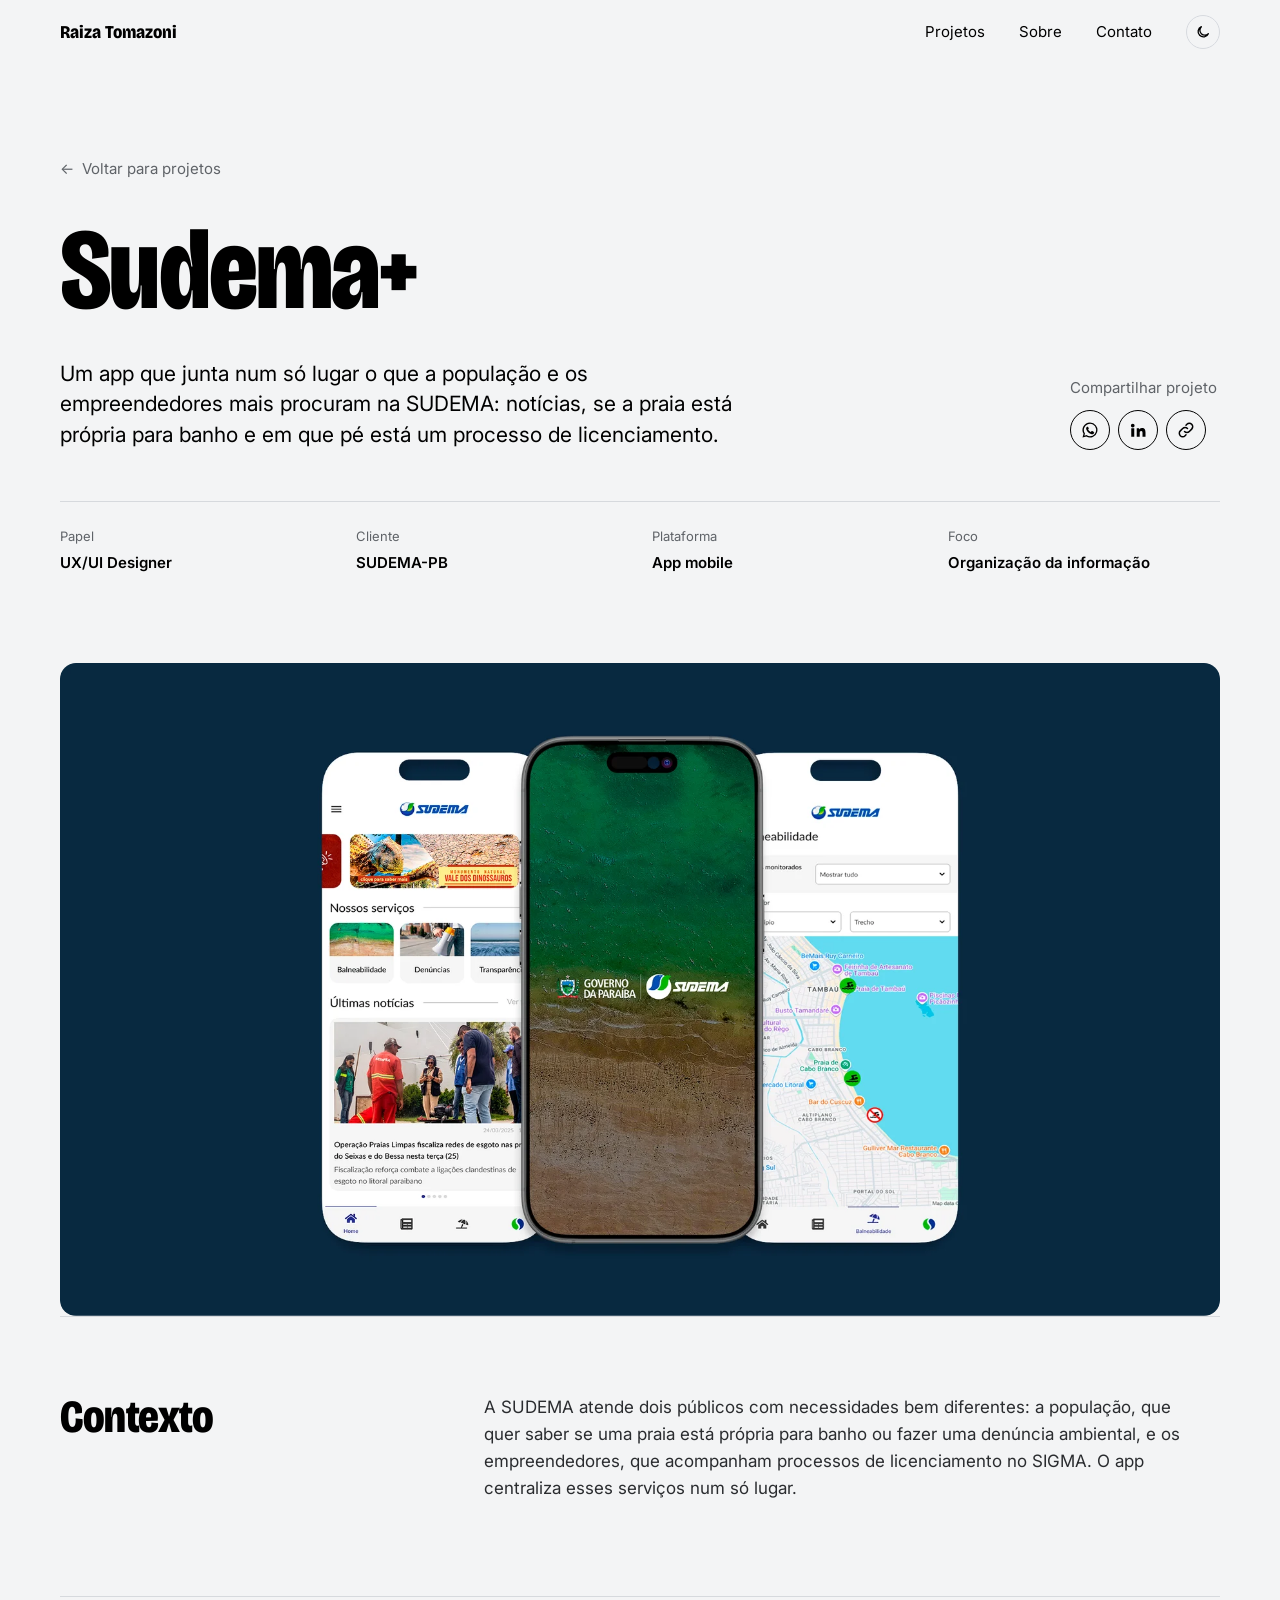
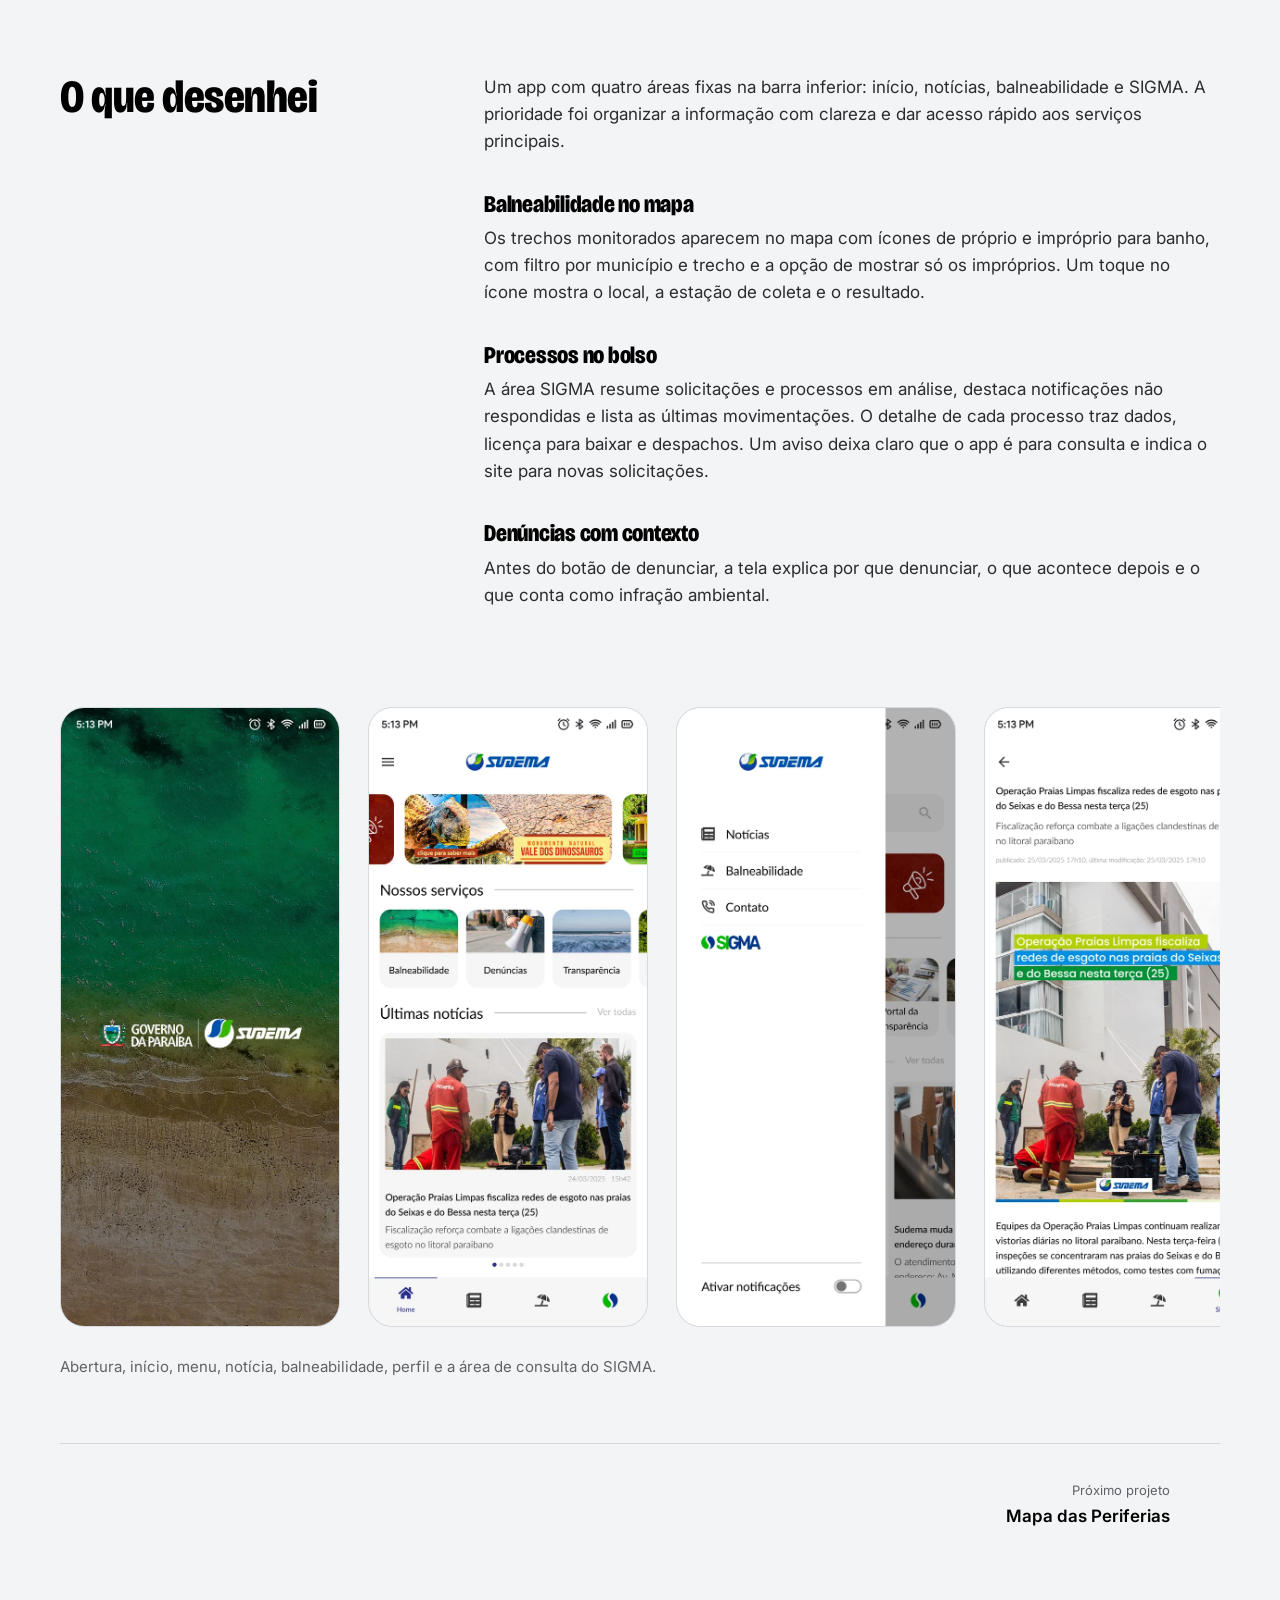
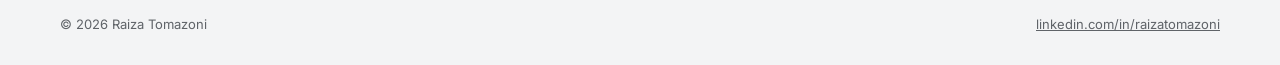
<file: projetos/sudema-mais.html>
<!doctype html>
<html lang="pt-BR">
<head>
<meta charset="utf-8">
<meta name="viewport" content="width=device-width, initial-scale=1">
<title>Sudema+ — Raiza Tomazoni</title>
<meta name="description" content="App mobile que reúne notícias, consulta de balneabilidade e acompanhamento de processos de licenciamento ambiental da SUDEMA.">
<meta property="og:title" content="Sudema+ — Raiza Tomazoni">
<meta property="og:description" content="App mobile que reúne notícias, consulta de balneabilidade e acompanhamento de processos de licenciamento ambiental da SUDEMA.">
<meta property="og:image" content="../assets/img/cover-sudema.webp?v=2f19b8c5">
<meta name="theme-color" content="#f3f4f5">
<link rel="icon" href="../assets/favicon.svg" type="image/svg+xml">
<link rel="icon" href="../assets/favicon-32.png" sizes="32x32" type="image/png">
<link rel="apple-touch-icon" href="../assets/apple-touch-icon.png">
<link rel="preconnect" href="https://fonts.googleapis.com"><link rel="preconnect" href="https://fonts.gstatic.com" crossorigin><link href="https://fonts.googleapis.com/css2?family=Bricolage+Grotesque:opsz,wdth,wght@12..96,75..100,200..800&family=Inter:opsz,wght@14..32,400..700&family=Quicksand:wght@400..700&family=Lato:wght@400;700&display=swap" rel="stylesheet">
<link rel="stylesheet" href="../assets/css/style.css?v=1793290196">
<script>(function(){var d=document.documentElement;d.classList.add('js');var t=null;try{t=localStorage.getItem('tema')}catch(e){}if(t!=='dark')t='light';d.setAttribute('data-theme',t);document.querySelector('meta[name=theme-color]').setAttribute('content',t==='dark'?'#0e0f11':'#f3f4f5')})()</script>
</head>
<body>
<div class="progress" aria-hidden="true"></div>
<a class="skip" href="#conteudo">Pular para o conteúdo</a>
<header class="nav"><div class="wrap">
  <a class="nav__name" href="../index.html">Raiza Tomazoni</a>
  <div class="nav__right"><nav aria-label="Principal"><ul>
    <li><a class="u" href="../index.html#projetos">Projetos</a></li>
    <li><a class="u" href="../index.html#sobre">Sobre</a></li>
    <li><a class="u" href="../index.html#contato">Contato</a></li>
  </ul></nav>
  <button class="theme-toggle" type="button" data-theme-toggle aria-label="Mudar para modo escuro"><svg class="i-moon" viewBox="0 0 24 24" aria-hidden="true"><path fill="none" stroke="currentColor" stroke-width="2" stroke-linecap="round" stroke-linejoin="round" d="M20 14.5A8 8 0 1 1 9.5 4a6.5 6.5 0 0 0 10.5 10.5Z"/></svg><svg class="i-sun" viewBox="0 0 24 24" aria-hidden="true"><g fill="none" stroke="currentColor" stroke-width="2" stroke-linecap="round"><circle cx="12" cy="12" r="4"/><path d="M12 2v2M12 20v2M4.9 4.9l1.4 1.4M17.7 17.7l1.4 1.4M2 12h2M20 12h2M4.9 19.1l1.4-1.4M17.7 6.3l1.4-1.4"/></g></svg></button></div>
</div></header>
<main id="conteudo">

<section class="case-hero"><div class="wrap">
  <a class="back" href="../index.html#projetos"><span aria-hidden="true">←</span> Voltar para projetos</a>
  <h1 data-load><span class="line"><span>Sudema+</span></span></h1>
  <div class="case-hero__row">
    <p class="lede" data-reveal>Um app que junta num só lugar o que a população e os empreendedores mais procuram na SUDEMA: notícias, se a praia está própria para banho e em que pé está um processo de licenciamento.</p>
    <div data-reveal><div class="share" data-share data-share-text="Sudema+ — estudo de caso de Raiza Tomazoni"><span class="share__label">Compartilhar projeto</span><div class="share__btns"><button class="share__btn share__native" type="button" data-share-native aria-label="Compartilhar" hidden><svg viewBox="0 0 24 24" aria-hidden="true"><path fill="none" stroke="currentColor" stroke-width="2" stroke-linecap="round" stroke-linejoin="round" d="M12 3v12M7 8l5-5 5 5M5 13v6a2 2 0 0 0 2 2h10a2 2 0 0 0 2-2v-6"/></svg></button><a class="share__btn" data-share-wa href="#" target="_blank" rel="noopener" aria-label="Compartilhar no WhatsApp"><svg viewBox="0 0 24 24" aria-hidden="true"><path fill="currentColor" d="M12 2a10 10 0 0 0-8.6 15.1L2 22l5-1.3A10 10 0 1 0 12 2Zm0 18.2a8.2 8.2 0 0 1-4.2-1.2l-.3-.2-3 .8.8-2.9-.2-.3A8.2 8.2 0 1 1 12 20.2Zm4.5-6.1c-.2-.1-1.5-.7-1.7-.8-.2-.1-.4-.1-.6.1l-.8 1c-.1.2-.3.2-.5.1a6.7 6.7 0 0 1-3.3-2.9c-.3-.4.2-.4.7-1.4.1-.2 0-.3 0-.4l-.8-1.8c-.2-.5-.4-.4-.6-.4h-.5a1 1 0 0 0-.7.3 3 3 0 0 0-.9 2.2c0 1.3 1 2.6 1.1 2.8.1.2 1.9 2.9 4.6 4 1.7.7 2.4.8 3.2.7.5-.1 1.5-.6 1.7-1.2.2-.6.2-1.1.2-1.2-.1-.1-.3-.2-.5-.3Z"/></svg></a><a class="share__btn" data-share-li href="#" target="_blank" rel="noopener" aria-label="Compartilhar no LinkedIn"><svg viewBox="0 0 24 24" aria-hidden="true"><path fill="currentColor" d="M4.98 3.5a2.5 2.5 0 1 1 0 5 2.5 2.5 0 0 1 0-5ZM3 9.75h4V21H3V9.75Zm6.5 0h3.8v1.6h.1c.5-1 1.8-2 3.8-2 4 0 4.8 2.6 4.8 6V21h-4v-5c0-1.2 0-2.8-1.7-2.8s-2 1.3-2 2.7V21h-4V9.75Z"/></svg></a><button class="share__btn" type="button" data-share-copy aria-label="Copiar link"><svg viewBox="0 0 24 24" aria-hidden="true"><path fill="none" stroke="currentColor" stroke-width="2" stroke-linecap="round" stroke-linejoin="round" d="M10 14a4.5 4.5 0 0 0 6.4 0l3.2-3.2a4.5 4.5 0 0 0-6.4-6.4L12 5.6M14 10a4.5 4.5 0 0 0-6.4 0l-3.2 3.2a4.5 4.5 0 0 0 6.4 6.4l1.2-1.2"/></svg></button><span class="share__ok" role="status" aria-live="polite"></span></div></div></div>
  </div>
  <dl class="meta" data-reveal><div><dt>Papel</dt><dd>UX/UI Designer</dd></div><div><dt>Cliente</dt><dd>SUDEMA-PB</dd></div><div><dt>Plataforma</dt><dd>App mobile</dd></div><div><dt>Foco</dt><dd>Organização da informação</dd></div></dl>
</div></section>
<div class="wrap case-cover"><div class="case-cover__frame" data-reveal="clip"><img src="../assets/img/sudema-capa.webp?v=5c8d68f1" alt="Três celulares com o app Sudema+: início, tela de abertura e mapa de balneabilidade, sobre fundo azul-escuro"></div></div>
<div class="wrap">
<section class="block"><h2 data-reveal>Contexto</h2><div class="block__body" data-reveal>
<p>A SUDEMA atende dois públicos com necessidades bem diferentes: a população, que quer saber se uma praia está própria para banho ou fazer uma denúncia ambiental, e os empreendedores, que acompanham processos de licenciamento no SIGMA. O app centraliza esses serviços num só lugar.</p>
</div></section><section class="block"><h2 data-reveal>O que desenhei</h2><div class="block__body" data-reveal>
<p>Um app com quatro áreas fixas na barra inferior: início, notícias, balneabilidade e SIGMA. A prioridade foi organizar a informação com clareza e dar acesso rápido aos serviços principais.</p>
<h3>Balneabilidade no mapa</h3>
<p>Os trechos monitorados aparecem no mapa com ícones de próprio e impróprio para banho, com filtro por município e trecho e a opção de mostrar só os impróprios. Um toque no ícone mostra o local, a estação de coleta e o resultado.</p>
<h3>Processos no bolso</h3>
<p>A área SIGMA resume solicitações e processos em análise, destaca notificações não respondidas e lista as últimas movimentações. O detalhe de cada processo traz dados, licença para baixar e despachos. Um aviso deixa claro que o app é para consulta e indica o site para novas solicitações.</p>
<h3>Denúncias com contexto</h3>
<p>Antes do botão de denunciar, a tela explica por que denunciar, o que acontece depois e o que conta como infração ambiental.</p>
</div></section><figure class="figure" data-reveal><div class="phones"><img src="../assets/img/sudema-splash.webp?v=ab43bf0b" alt="Tela de abertura com as marcas do Governo da Paraíba e da SUDEMA sobre foto aérea do litoral" loading="lazy"><img src="../assets/img/sudema-home.webp?v=ee5f6d20" alt="Início com destaques, serviços e últimas notícias" loading="lazy"><img src="../assets/img/sudema-menu.webp?v=56a7b6ca" alt="Menu lateral com notícias, balneabilidade, contato, SIGMA e opção de ativar notificações" loading="lazy"><img src="../assets/img/sudema-noticia.webp?v=0cb2c780" alt="Notícia aberta com título, subtítulo, data de publicação, foto e texto" loading="lazy"><img src="../assets/img/sudema-balneabilidade.webp?v=bafd18e7" alt="Mapa de balneabilidade com trechos monitorados e filtros por município e trecho" loading="lazy"><img src="../assets/img/sudema-perfil.webp?v=4914ac42" alt="Perfil da pessoa usuária com notificações, edição de perfil, e-mail, senha, sair e desativar conta" loading="lazy"><img src="../assets/img/sudema-sigma-login.webp?v=7cbdb416" alt="Login do SIGMA com abas para empreendedor e técnico" loading="lazy"><img src="../assets/img/sudema-sigma.webp?v=6440a602" alt="Área SIGMA com resumo de solicitações e processos, atalhos e últimas movimentações" loading="lazy"><img src="../assets/img/sudema-solicitacoes.webp?v=dd5700a0" alt="Lista de solicitações com selos de status" loading="lazy"><img src="../assets/img/sudema-licencas.webp?v=4834b163" alt="Licenças emitidas com busca e botão para baixar cada licença" loading="lazy"></div><figcaption>Abertura, início, menu, notícia, balneabilidade, perfil e a área de consulta do SIGMA.</figcaption></figure>

<a class="next" href="mapa-das-periferias.html"><span class="next__in"><span><span class="next__label">Próximo projeto</span><span class="next__name">Mapa das Periferias</span></span><span class="next__arrow" aria-hidden="true">→</span></span></a>
</div>
</main>

<footer class="foot"><div class="wrap">
  <span>© <span id="ano">2026</span> Raiza Tomazoni</span>
  <a class="u" href="https://www.linkedin.com/in/raizatomazoni/" target="_blank" rel="noopener">linkedin.com/in/raizatomazoni</a>
</div></footer>
<script src="../assets/js/main.js?v=1793290196" defer></script>
<script data-goatcounter="https://raizatomazoni.goatcounter.com/count" async src="https://gc.zgo.at/count.js"></script>
</body>
</html>
</file>
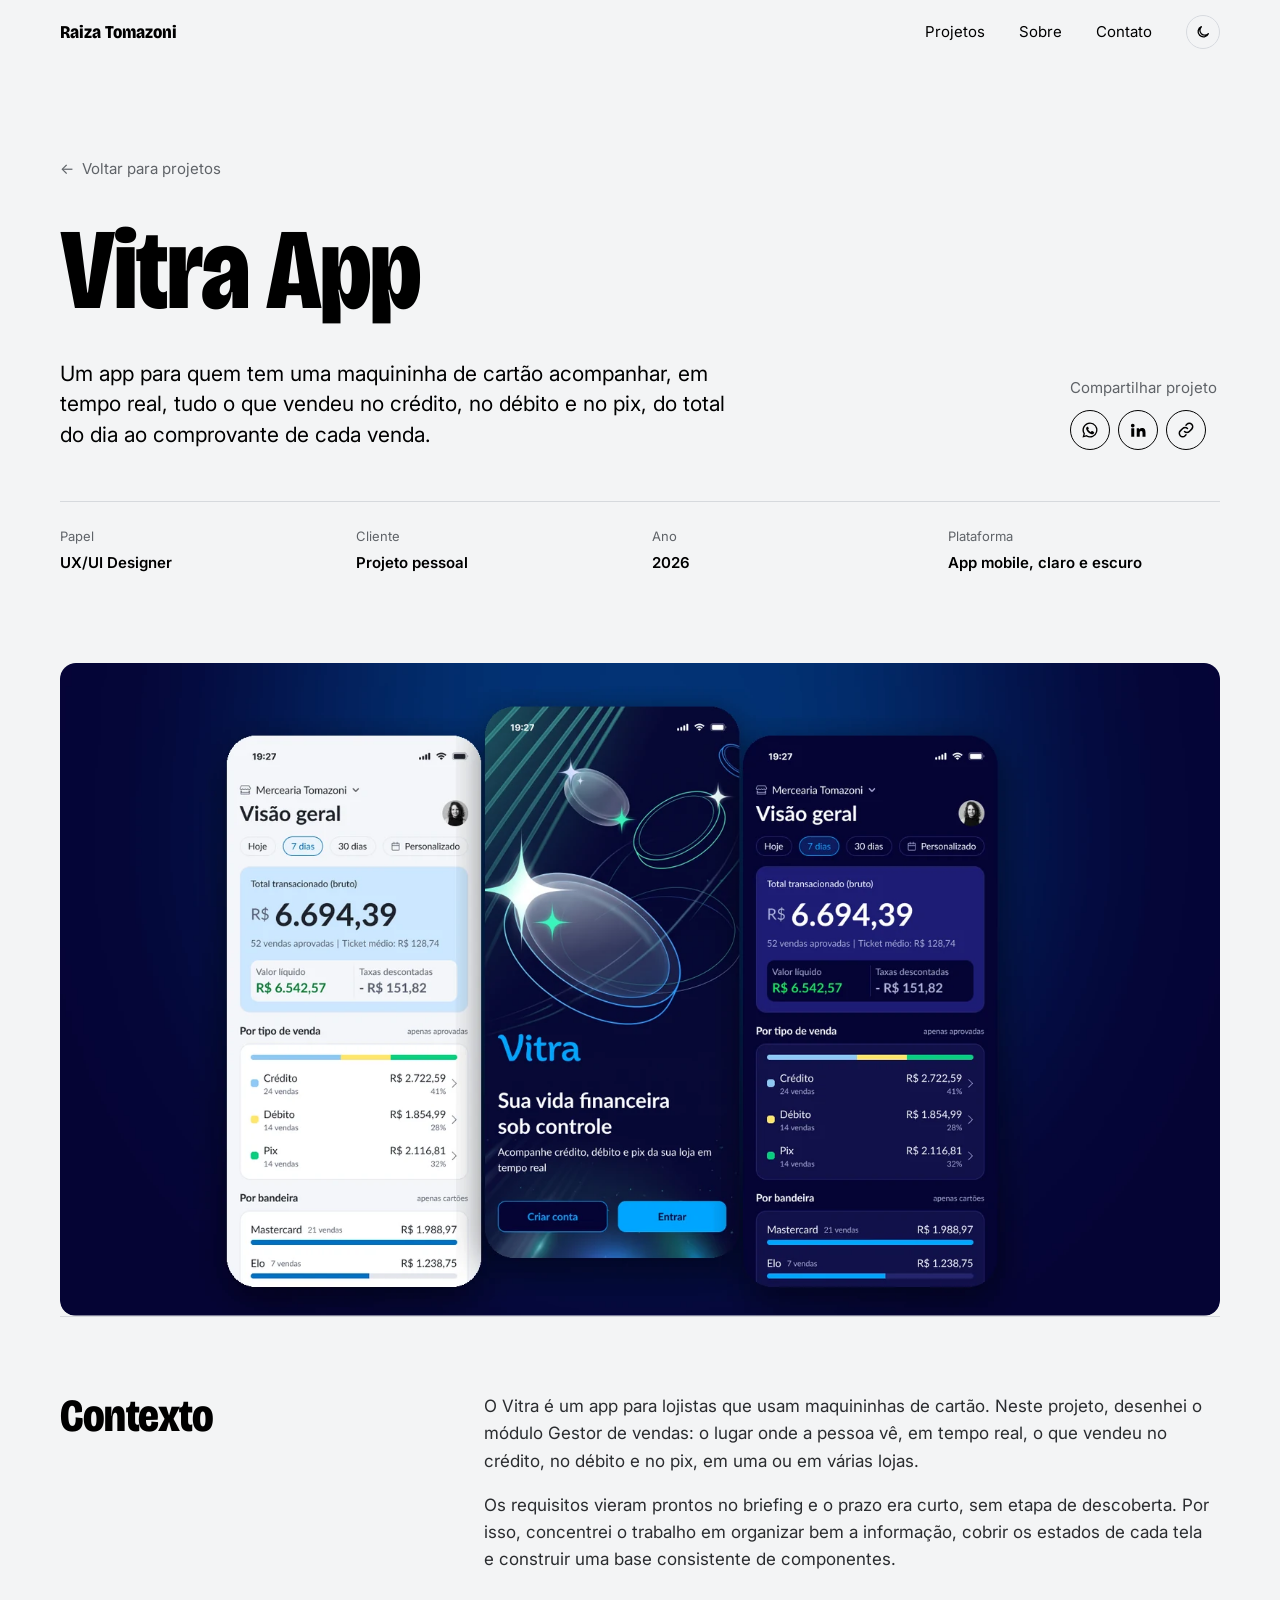
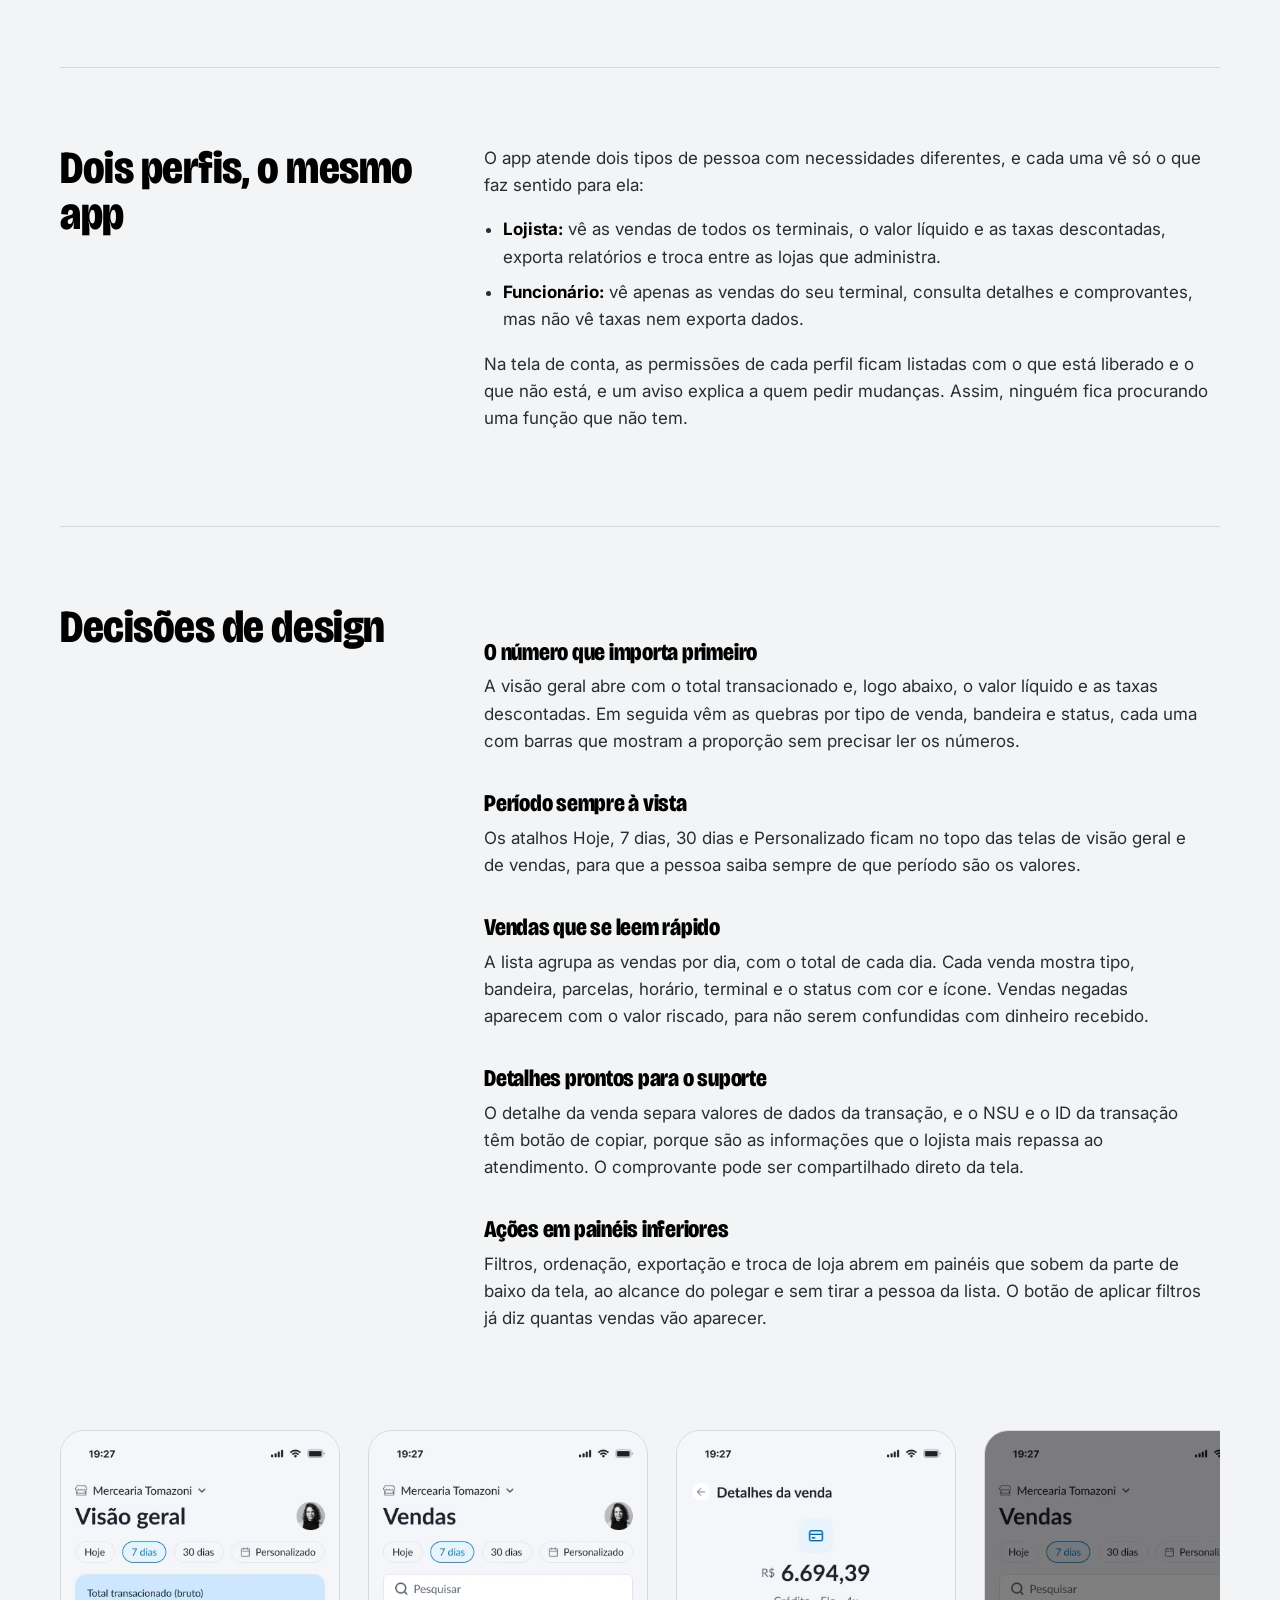
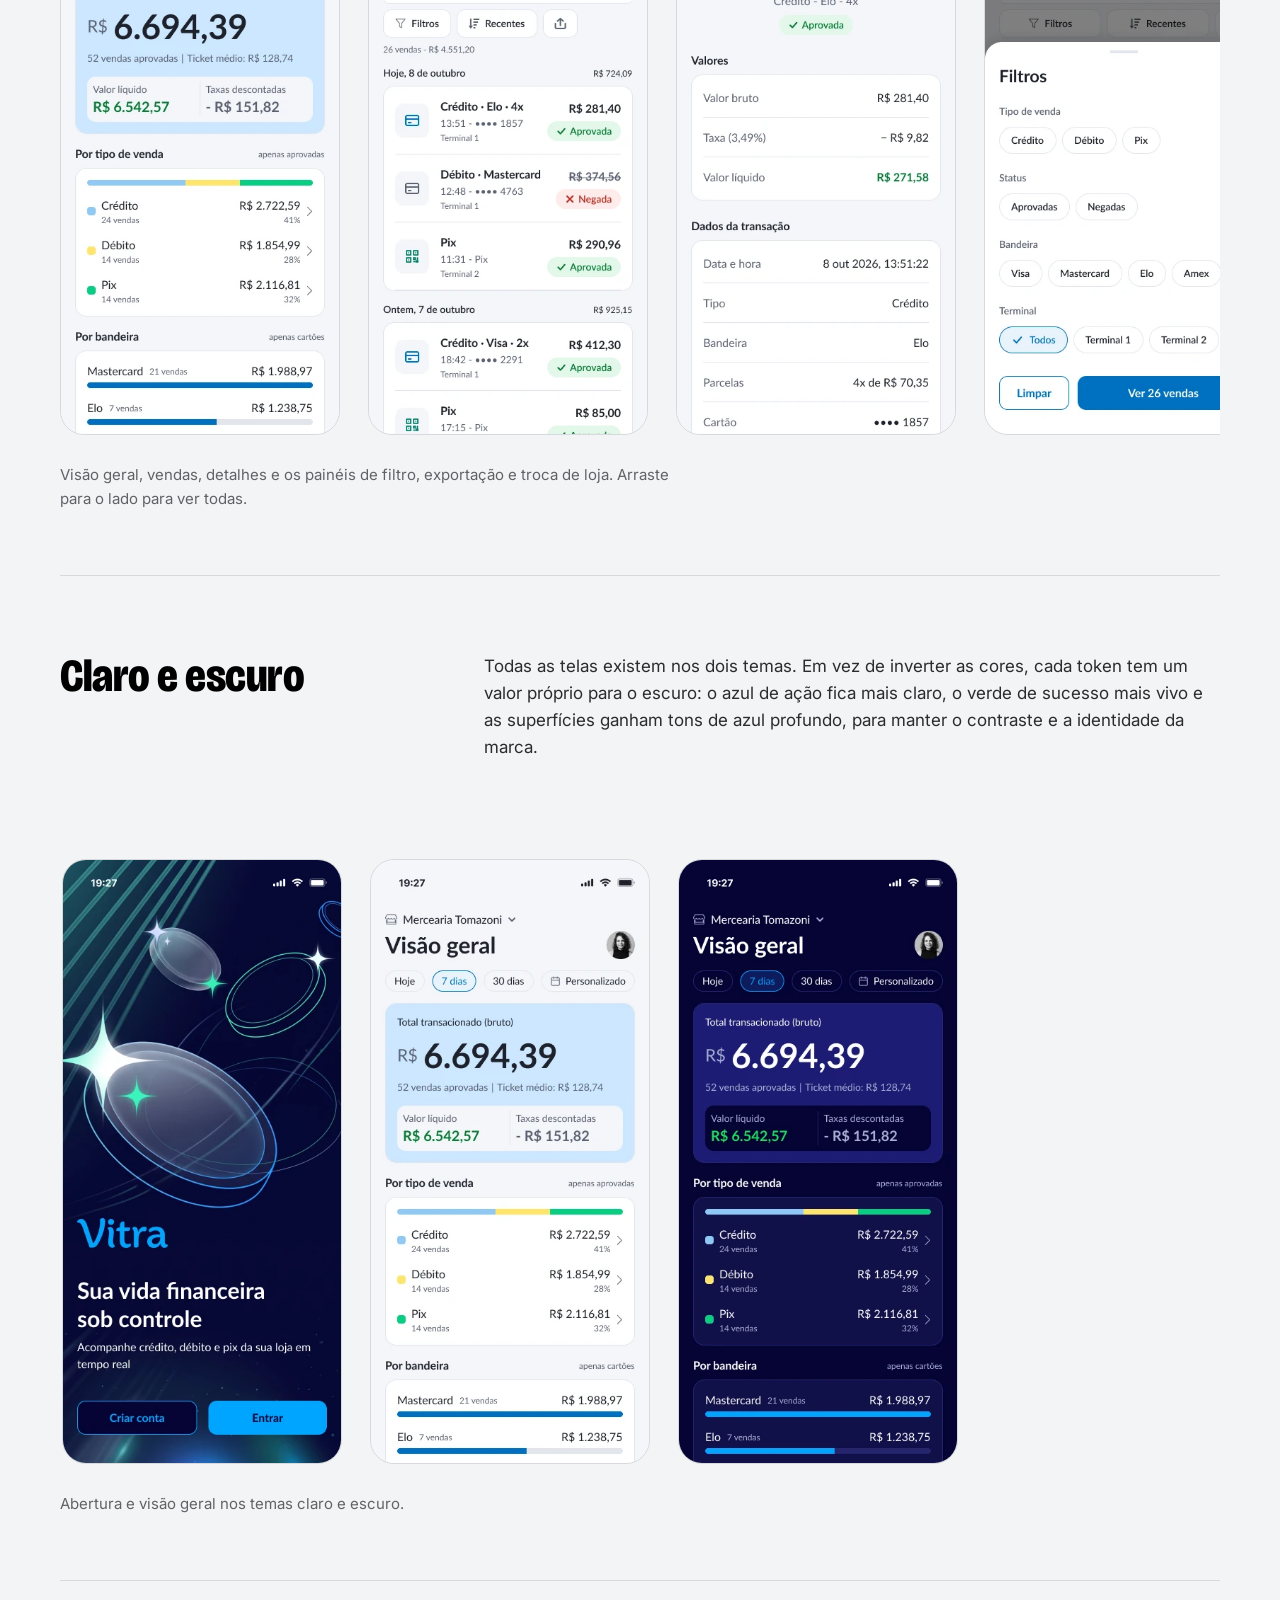
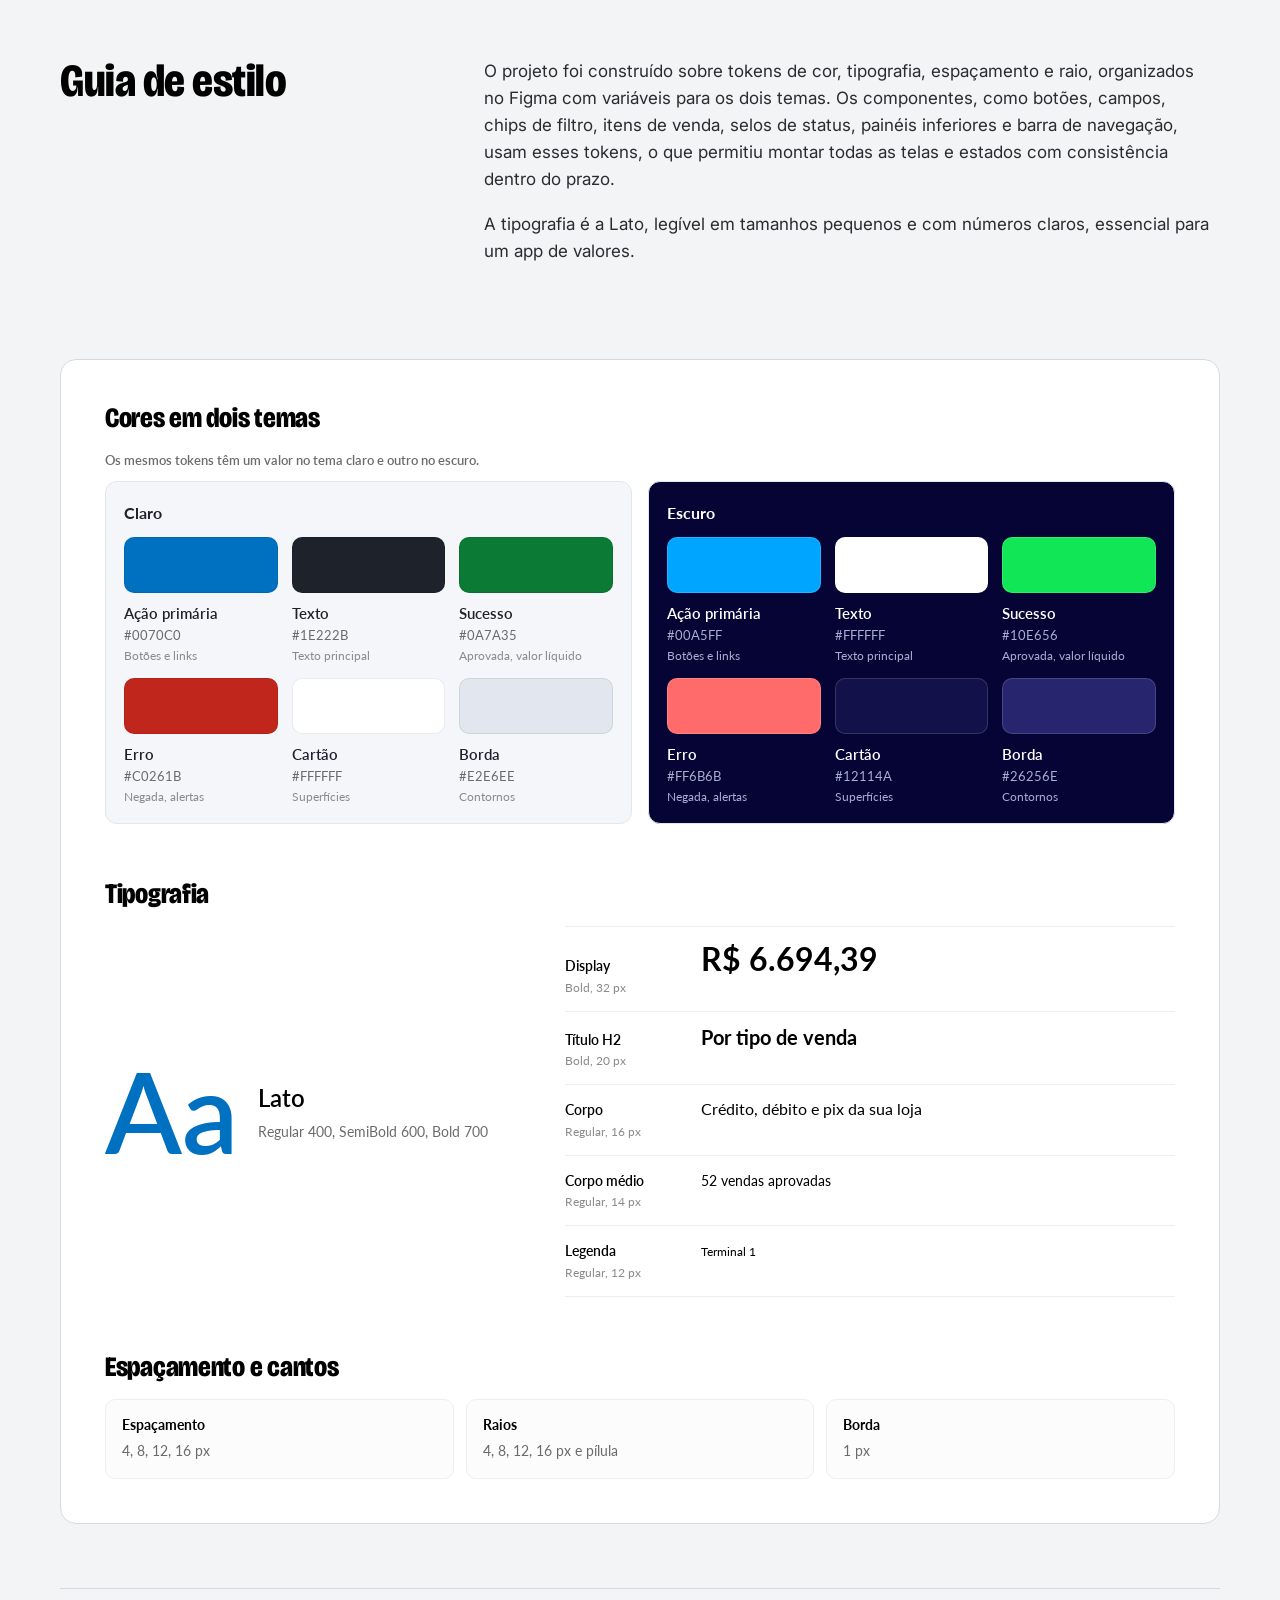
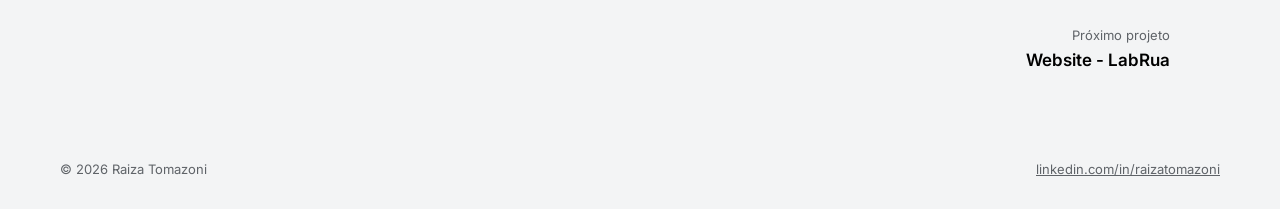
<file: projetos/vitra.html>
<!doctype html>
<html lang="pt-BR">
<head>
<meta charset="utf-8">
<meta name="viewport" content="width=device-width, initial-scale=1">
<title>Vitra App — Raiza Tomazoni</title>
<meta name="description" content="App para lojistas e funcionários acompanharem em tempo real as vendas da maquininha no crédito, no débito e no pix, com permissões por perfil e modo claro e escuro.">
<meta property="og:title" content="Vitra App — Raiza Tomazoni">
<meta property="og:description" content="App para lojistas e funcionários acompanharem em tempo real as vendas da maquininha no crédito, no débito e no pix, com permissões por perfil e modo claro e escuro.">
<meta property="og:image" content="../assets/img/cover-vitra.webp?v=2938f3b7">
<meta name="theme-color" content="#f3f4f5">
<link rel="icon" href="../assets/favicon.svg" type="image/svg+xml">
<link rel="icon" href="../assets/favicon-32.png" sizes="32x32" type="image/png">
<link rel="apple-touch-icon" href="../assets/apple-touch-icon.png">
<link rel="preconnect" href="https://fonts.googleapis.com"><link rel="preconnect" href="https://fonts.gstatic.com" crossorigin><link href="https://fonts.googleapis.com/css2?family=Bricolage+Grotesque:opsz,wdth,wght@12..96,75..100,200..800&family=Inter:opsz,wght@14..32,400..700&family=Quicksand:wght@400..700&family=Lato:wght@400;700&display=swap" rel="stylesheet">
<link rel="stylesheet" href="../assets/css/style.css?v=1793290196">
<script>(function(){var d=document.documentElement;d.classList.add('js');var t=null;try{t=localStorage.getItem('tema')}catch(e){}if(t!=='dark')t='light';d.setAttribute('data-theme',t);document.querySelector('meta[name=theme-color]').setAttribute('content',t==='dark'?'#0e0f11':'#f3f4f5')})()</script>
</head>
<body>
<div class="progress" aria-hidden="true"></div>
<a class="skip" href="#conteudo">Pular para o conteúdo</a>
<header class="nav"><div class="wrap">
  <a class="nav__name" href="../index.html">Raiza Tomazoni</a>
  <div class="nav__right"><nav aria-label="Principal"><ul>
    <li><a class="u" href="../index.html#projetos">Projetos</a></li>
    <li><a class="u" href="../index.html#sobre">Sobre</a></li>
    <li><a class="u" href="../index.html#contato">Contato</a></li>
  </ul></nav>
  <button class="theme-toggle" type="button" data-theme-toggle aria-label="Mudar para modo escuro"><svg class="i-moon" viewBox="0 0 24 24" aria-hidden="true"><path fill="none" stroke="currentColor" stroke-width="2" stroke-linecap="round" stroke-linejoin="round" d="M20 14.5A8 8 0 1 1 9.5 4a6.5 6.5 0 0 0 10.5 10.5Z"/></svg><svg class="i-sun" viewBox="0 0 24 24" aria-hidden="true"><g fill="none" stroke="currentColor" stroke-width="2" stroke-linecap="round"><circle cx="12" cy="12" r="4"/><path d="M12 2v2M12 20v2M4.9 4.9l1.4 1.4M17.7 17.7l1.4 1.4M2 12h2M20 12h2M4.9 19.1l1.4-1.4M17.7 6.3l1.4-1.4"/></g></svg></button></div>
</div></header>
<main id="conteudo">

<section class="case-hero"><div class="wrap">
  <a class="back" href="../index.html#projetos"><span aria-hidden="true">←</span> Voltar para projetos</a>
  <h1 data-load><span class="line"><span>Vitra App</span></span></h1>
  <div class="case-hero__row">
    <p class="lede" data-reveal>Um app para quem tem uma maquininha de cartão acompanhar, em tempo real, tudo o que vendeu no crédito, no débito e no pix, do total do dia ao comprovante de cada venda.</p>
    <div data-reveal><div class="share" data-share data-share-text="Vitra App — estudo de caso de Raiza Tomazoni"><span class="share__label">Compartilhar projeto</span><div class="share__btns"><button class="share__btn share__native" type="button" data-share-native aria-label="Compartilhar" hidden><svg viewBox="0 0 24 24" aria-hidden="true"><path fill="none" stroke="currentColor" stroke-width="2" stroke-linecap="round" stroke-linejoin="round" d="M12 3v12M7 8l5-5 5 5M5 13v6a2 2 0 0 0 2 2h10a2 2 0 0 0 2-2v-6"/></svg></button><a class="share__btn" data-share-wa href="#" target="_blank" rel="noopener" aria-label="Compartilhar no WhatsApp"><svg viewBox="0 0 24 24" aria-hidden="true"><path fill="currentColor" d="M12 2a10 10 0 0 0-8.6 15.1L2 22l5-1.3A10 10 0 1 0 12 2Zm0 18.2a8.2 8.2 0 0 1-4.2-1.2l-.3-.2-3 .8.8-2.9-.2-.3A8.2 8.2 0 1 1 12 20.2Zm4.5-6.1c-.2-.1-1.5-.7-1.7-.8-.2-.1-.4-.1-.6.1l-.8 1c-.1.2-.3.2-.5.1a6.7 6.7 0 0 1-3.3-2.9c-.3-.4.2-.4.7-1.4.1-.2 0-.3 0-.4l-.8-1.8c-.2-.5-.4-.4-.6-.4h-.5a1 1 0 0 0-.7.3 3 3 0 0 0-.9 2.2c0 1.3 1 2.6 1.1 2.8.1.2 1.9 2.9 4.6 4 1.7.7 2.4.8 3.2.7.5-.1 1.5-.6 1.7-1.2.2-.6.2-1.1.2-1.2-.1-.1-.3-.2-.5-.3Z"/></svg></a><a class="share__btn" data-share-li href="#" target="_blank" rel="noopener" aria-label="Compartilhar no LinkedIn"><svg viewBox="0 0 24 24" aria-hidden="true"><path fill="currentColor" d="M4.98 3.5a2.5 2.5 0 1 1 0 5 2.5 2.5 0 0 1 0-5ZM3 9.75h4V21H3V9.75Zm6.5 0h3.8v1.6h.1c.5-1 1.8-2 3.8-2 4 0 4.8 2.6 4.8 6V21h-4v-5c0-1.2 0-2.8-1.7-2.8s-2 1.3-2 2.7V21h-4V9.75Z"/></svg></a><button class="share__btn" type="button" data-share-copy aria-label="Copiar link"><svg viewBox="0 0 24 24" aria-hidden="true"><path fill="none" stroke="currentColor" stroke-width="2" stroke-linecap="round" stroke-linejoin="round" d="M10 14a4.5 4.5 0 0 0 6.4 0l3.2-3.2a4.5 4.5 0 0 0-6.4-6.4L12 5.6M14 10a4.5 4.5 0 0 0-6.4 0l-3.2 3.2a4.5 4.5 0 0 0 6.4 6.4l1.2-1.2"/></svg></button><span class="share__ok" role="status" aria-live="polite"></span></div></div></div>
  </div>
  <dl class="meta" data-reveal><div><dt>Papel</dt><dd>UX/UI Designer</dd></div><div><dt>Cliente</dt><dd>Projeto pessoal</dd></div><div><dt>Ano</dt><dd>2026</dd></div><div><dt>Plataforma</dt><dd>App mobile, claro e escuro</dd></div></dl>
</div></section>
<div class="wrap case-cover"><div class="case-cover__frame" data-reveal="clip"><img src="../assets/img/cover-vitra.webp?v=2938f3b7" alt="Três telas do app Vitra: visão geral no tema claro, tela de abertura e visão geral no tema escuro"></div></div>
<div class="wrap">
<section class="block"><h2 data-reveal>Contexto</h2><div class="block__body" data-reveal>
<p>O Vitra é um app para lojistas que usam maquininhas de cartão. Neste projeto, desenhei o módulo Gestor de vendas: o lugar onde a pessoa vê, em tempo real, o que vendeu no crédito, no débito e no pix, em uma ou em várias lojas.</p>
<p>Os requisitos vieram prontos no briefing e o prazo era curto, sem etapa de descoberta. Por isso, concentrei o trabalho em organizar bem a informação, cobrir os estados de cada tela e construir uma base consistente de componentes.</p>
</div></section><section class="block"><h2 data-reveal>Dois perfis, o mesmo app</h2><div class="block__body" data-reveal>
<p>O app atende dois tipos de pessoa com necessidades diferentes, e cada uma vê só o que faz sentido para ela:</p>
<ul>
  <li><b>Lojista:</b> vê as vendas de todos os terminais, o valor líquido e as taxas descontadas, exporta relatórios e troca entre as lojas que administra.</li>
  <li><b>Funcionário:</b> vê apenas as vendas do seu terminal, consulta detalhes e comprovantes, mas não vê taxas nem exporta dados.</li>
</ul>
<p>Na tela de conta, as permissões de cada perfil ficam listadas com o que está liberado e o que não está, e um aviso explica a quem pedir mudanças. Assim, ninguém fica procurando uma função que não tem.</p>
</div></section><section class="block"><h2 data-reveal>Decisões de design</h2><div class="block__body" data-reveal>
<h3>O número que importa primeiro</h3>
<p>A visão geral abre com o total transacionado e, logo abaixo, o valor líquido e as taxas descontadas. Em seguida vêm as quebras por tipo de venda, bandeira e status, cada uma com barras que mostram a proporção sem precisar ler os números.</p>
<h3>Período sempre à vista</h3>
<p>Os atalhos Hoje, 7 dias, 30 dias e Personalizado ficam no topo das telas de visão geral e de vendas, para que a pessoa saiba sempre de que período são os valores.</p>
<h3>Vendas que se leem rápido</h3>
<p>A lista agrupa as vendas por dia, com o total de cada dia. Cada venda mostra tipo, bandeira, parcelas, horário, terminal e o status com cor e ícone. Vendas negadas aparecem com o valor riscado, para não serem confundidas com dinheiro recebido.</p>
<h3>Detalhes prontos para o suporte</h3>
<p>O detalhe da venda separa valores de dados da transação, e o NSU e o ID da transação têm botão de copiar, porque são as informações que o lojista mais repassa ao atendimento. O comprovante pode ser compartilhado direto da tela.</p>
<h3>Ações em painéis inferiores</h3>
<p>Filtros, ordenação, exportação e troca de loja abrem em painéis que sobem da parte de baixo da tela, ao alcance do polegar e sem tirar a pessoa da lista. O botão de aplicar filtros já diz quantas vendas vão aparecer.</p>
</div></section><figure class="figure" data-reveal><div class="phones"><img src="../assets/img/vitra-home.webp?v=d10b6690" alt="Visão geral do lojista com total transacionado, valor líquido e taxas" loading="lazy"><img src="../assets/img/vitra-vendas.webp?v=0f7e9db3" alt="Lista de vendas agrupada por dia, com status aprovada ou negada" loading="lazy"><img src="../assets/img/vitra-detalhes.webp?v=0a9bef8a" alt="Detalhes da venda com valores, dados da transação e botões de copiar" loading="lazy"><img src="../assets/img/vitra-filtros.webp?v=e22421e4" alt="Painel de filtros por tipo, status, bandeira e terminal" loading="lazy"><img src="../assets/img/vitra-exportar.webp?v=891b6464" alt="Painel de exportação com escolha entre CSV e PDF" loading="lazy"><img src="../assets/img/vitra-trocar-loja.webp?v=d0b5b955" alt="Painel de troca de loja com o total de cada uma" loading="lazy"></div><figcaption>Visão geral, vendas, detalhes e os painéis de filtro, exportação e troca de loja. Arraste para o lado para ver todas.</figcaption></figure><section class="block"><h2 data-reveal>Claro e escuro</h2><div class="block__body" data-reveal>
<p>Todas as telas existem nos dois temas. Em vez de inverter as cores, cada token tem um valor próprio para o escuro: o azul de ação fica mais claro, o verde de sucesso mais vivo e as superfícies ganham tons de azul profundo, para manter o contraste e a identidade da marca.</p>
</div></section><figure class="figure" data-reveal><div class="phones"><img src="../assets/img/vitra-abertura.webp?v=8d111f6b" alt="Tela de abertura do Vitra com fundo azul escuro e botões Criar conta e Entrar" loading="lazy"><img src="../assets/img/vitra-home.webp?v=d10b6690" alt="Visão geral no tema claro" loading="lazy"><img src="../assets/img/vitra-home-dark.webp?v=cea435d5" alt="Visão geral no tema escuro" loading="lazy"></div><figcaption>Abertura e visão geral nos temas claro e escuro.</figcaption></figure><section class="block"><h2 data-reveal>Guia de estilo</h2><div class="block__body" data-reveal>
<p>O projeto foi construído sobre tokens de cor, tipografia, espaçamento e raio, organizados no Figma com variáveis para os dois temas. Os componentes, como botões, campos, chips de filtro, itens de venda, selos de status, painéis inferiores e barra de navegação, usam esses tokens, o que permitiu montar todas as telas e estados com consistência dentro do prazo.</p>
<p>A tipografia é a Lato, legível em tamanhos pequenos e com números claros, essencial para um app de valores.</p>
</div></section><div class="figure" data-reveal>
<div class="sg sg--lato">
  <section class="sg-sec">
    <h3 class="sg-h">Cores em dois temas</h3>
    <p class="sg-sub">Os mesmos tokens têm um valor no tema claro e outro no escuro.</p>
    <div class="sg-themes">
      <div class="sg-theme" style="background:#f4f6f9;color:#1e222b">
        <b>Claro</b>
        <div class="sg-swatches sg-swatches--small">
          <div class="sg-sw"><i style="background:#0070C0"></i><b>Ação primária</b><span>#0070C0</span><small>Botões e links</small></div>
          <div class="sg-sw"><i style="background:#1E222B"></i><b>Texto</b><span>#1E222B</span><small>Texto principal</small></div>
          <div class="sg-sw"><i style="background:#0A7A35"></i><b>Sucesso</b><span>#0A7A35</span><small>Aprovada, valor líquido</small></div>
          <div class="sg-sw"><i style="background:#C0261B"></i><b>Erro</b><span>#C0261B</span><small>Negada, alertas</small></div>
          <div class="sg-sw"><i style="background:#FFFFFF"></i><b>Cartão</b><span>#FFFFFF</span><small>Superfícies</small></div>
          <div class="sg-sw"><i style="background:#E2E6EE"></i><b>Borda</b><span>#E2E6EE</span><small>Contornos</small></div>
        </div>
      </div>
      <div class="sg-theme sg-theme--dark" style="background:#050435;color:#fff">
        <b>Escuro</b>
        <div class="sg-swatches sg-swatches--small">
          <div class="sg-sw"><i style="background:#00A5FF"></i><b>Ação primária</b><span>#00A5FF</span><small>Botões e links</small></div>
          <div class="sg-sw"><i style="background:#FFFFFF"></i><b>Texto</b><span>#FFFFFF</span><small>Texto principal</small></div>
          <div class="sg-sw"><i style="background:#10E656"></i><b>Sucesso</b><span>#10E656</span><small>Aprovada, valor líquido</small></div>
          <div class="sg-sw"><i style="background:#FF6B6B"></i><b>Erro</b><span>#FF6B6B</span><small>Negada, alertas</small></div>
          <div class="sg-sw"><i style="background:#12114A"></i><b>Cartão</b><span>#12114A</span><small>Superfícies</small></div>
          <div class="sg-sw"><i style="background:#26256E"></i><b>Borda</b><span>#26256E</span><small>Contornos</small></div>
        </div>
      </div>
    </div>
  </section>
  <section class="sg-sec">
    <h3 class="sg-h">Tipografia</h3>
    <div class="sg-type">
      <div class="sg-type__hero">
        <span class="sg-aa" aria-hidden="true" style="color:#0070C0">Aa</span>
        <div><b>Lato</b><span>Regular 400, SemiBold 600, Bold 700</span></div>
      </div>
      <dl class="sg-scale">
        <div><dt>Display<small>Bold, 32 px</small></dt><dd style="font-size:32px;font-weight:700">R$ 6.694,39</dd></div>
        <div><dt>Título H2<small>Bold, 20 px</small></dt><dd style="font-size:20px;font-weight:700">Por tipo de venda</dd></div>
        <div><dt>Corpo<small>Regular, 16 px</small></dt><dd style="font-size:16px">Crédito, débito e pix da sua loja</dd></div>
        <div><dt>Corpo médio<small>Regular, 14 px</small></dt><dd style="font-size:14px">52 vendas aprovadas</dd></div>
        <div><dt>Legenda<small>Regular, 12 px</small></dt><dd style="font-size:12px">Terminal 1</dd></div>
      </dl>
    </div>
  </section>
  <section class="sg-sec">
    <h3 class="sg-h">Espaçamento e cantos</h3>
    <div class="sg-tokens">
      <div><b>Espaçamento</b><span>4, 8, 12, 16 px</span></div>
      <div><b>Raios</b><span>4, 8, 12, 16 px e pílula</span></div>
      <div><b>Borda</b><span>1 px</span></div>
    </div>
  </section>
</div>
</div>

<a class="next" href="labrua.html"><span class="next__in"><span><span class="next__label">Próximo projeto</span><span class="next__name">Website - LabRua</span></span><span class="next__arrow" aria-hidden="true">→</span></span></a>
</div>
</main>

<footer class="foot"><div class="wrap">
  <span>© <span id="ano">2026</span> Raiza Tomazoni</span>
  <a class="u" href="https://www.linkedin.com/in/raizatomazoni/" target="_blank" rel="noopener">linkedin.com/in/raizatomazoni</a>
</div></footer>
<script src="../assets/js/main.js?v=1793290196" defer></script>
<script data-goatcounter="https://raizatomazoni.goatcounter.com/count" async src="https://gc.zgo.at/count.js"></script>
</body>
</html>
</file>
<file: assets/css/style.css>
/* Raiza Tomazoni — portfólio
   Títulos em Bricolage Grotesque condensada; texto em Inter. Fundo off-white, texto preto. */

:root {
  --paper: #f3f4f5;
  --paper-2: #e7e9eb;
  --ink: #000;
  --ink-2: #2a2c2f;
  --muted: #5f6368;
  --line: #d6d9dd;
  --cobalt: #2443e0;
  --sun: #ffcc1a;
  --snow: #f3f4f5;
  --night: #000;
  --contact: #000;

  --display: "Bricolage Grotesque", "Arial Narrow", system-ui, sans-serif;
  --text: "Inter", system-ui, -apple-system, "Segoe UI", sans-serif;

  --wrap: 1240px;
  --gutter: clamp(16px, 4vw, 40px);

  --f-xs: 0.8125rem;
  --f-sm: 0.9375rem;
  --f-md: 1.0625rem;
  --f-lg: 1.3125rem;
  --f-xl: clamp(2rem, 3.6vw, 2.875rem);
  --f-xxl: clamp(2.75rem, 7vw, 5.5rem);
  --f-hero: clamp(4rem, 15vw, 13.5rem);

  --ease: cubic-bezier(.2, .7, .2, 1);
}

/* ——— Modo escuro ——— */
:root[data-theme="dark"] {
  --paper: #0e0f11;
  --paper-2: #1a1c1f;
  --ink: #f3f4f5;
  --ink-2: #d6d8db;
  --muted: #9ba0a6;
  --line: #2a2d32;
  --cobalt: #6680ff;
  --contact: #17191c;
  color-scheme: dark;
}

*, *::before, *::after { box-sizing: border-box; }
html { -webkit-text-size-adjust: 100%; }
body {
  margin: 0;
  background: var(--paper);
  color: var(--ink);
  font-family: var(--text);
  font-size: var(--f-md);
  line-height: 1.6;
  -webkit-font-smoothing: antialiased;
}
img { display: block; max-width: 100%; height: auto; }
a { color: inherit; }
p { margin: 0 0 1em; }
h1, h2, h3 {
  margin: 0;
  font-family: var(--display);
  font-weight: 800;
  font-variation-settings: "opsz" 96, "wdth" 85;
  line-height: 1;
  letter-spacing: -0.01em;
}

:focus-visible { outline: 3px solid var(--cobalt); outline-offset: 3px; border-radius: 2px; }
::selection { background: var(--cobalt); color: #fff; }

.skip { position: absolute; left: -9999px; }
.skip:focus { left: 16px; top: 16px; background: var(--ink); color: var(--paper); padding: 8px 12px; z-index: 20; }
.wrap { max-width: var(--wrap); margin: 0 auto; padding: 0 var(--gutter); }

/* ——— Barra de progresso de leitura ——— */
.progress { position: fixed; top: 0; left: 0; height: 3px; width: 100%; background: var(--cobalt); transform-origin: 0 50%; transform: scaleX(0); z-index: 30; }

/* ——— Navegação (esconde ao rolar para baixo) ——— */
.nav { position: sticky; top: 0; z-index: 10; background: color-mix(in srgb, var(--paper) 90%, transparent); backdrop-filter: blur(10px); -webkit-backdrop-filter: blur(10px); border-bottom: 1px solid transparent; transition: transform .45s var(--ease), border-color .3s; }
.nav.is-scrolled { border-bottom-color: var(--line); }
.nav.is-hidden { transform: translateY(-100%); }
.nav .wrap { display: flex; align-items: center; justify-content: space-between; gap: 16px; height: 64px; }
.nav__name { font-family: var(--display); font-weight: 800; font-variation-settings: "opsz" 24, "wdth" 85; font-size: 1.125rem; text-decoration: none; white-space: nowrap; }
.nav ul { display: flex; gap: clamp(16px, 3vw, 34px); list-style: none; margin: 0; padding: 0; font-size: var(--f-sm); }
.nav ul a { text-decoration: none; }

/* Sublinhado que cresce no hover */
.u { background: linear-gradient(currentColor, currentColor) 0 100% / 0 1.5px no-repeat; transition: background-size .35s var(--ease); padding-bottom: 2px; }
.u:hover, .u:focus-visible { background-size: 100% 1.5px; }

/* ——— Hero ——— */
.hero { padding: clamp(40px, 8vw, 104px) 0 clamp(48px, 7vw, 88px); }
.hero__name { font-size: var(--f-hero); font-weight: 800; line-height: 0.86; letter-spacing: -0.02em; font-variation-settings: "opsz" 96, "wdth" 80; margin-bottom: clamp(28px, 5vw, 56px); }
.line { display: block; overflow: hidden; padding-bottom: 0.06em; }
.line > span { display: inline-block; }
.hero__grid { display: grid; grid-template-columns: 1fr; gap: 28px; }
@media (min-width: 860px) { .hero__grid { grid-template-columns: 7fr 5fr; gap: 64px; align-items: end; } }
.hero__lede { font-size: var(--f-lg); line-height: 1.45; max-width: 32ch; margin: 0; color: var(--ink); }
.hero__now { font-size: var(--f-sm); color: var(--muted); margin: 0; }
.hero__now strong { color: var(--ink); font-weight: 600; }
.hero__cta { display: flex; flex-wrap: wrap; gap: 12px; margin-top: 26px; }

/* Botões com preenchimento que desliza */
.btn { position: relative; overflow: hidden; isolation: isolate; display: inline-flex; align-items: center; gap: 8px; padding: 13px 22px; border-radius: 999px; font-weight: 600; font-size: var(--f-sm); text-decoration: none; border: 1.5px solid var(--ink); color: var(--ink); transition: color .35s var(--ease); }
.btn::before { content: ""; position: absolute; inset: 0; background: var(--ink); transform: translateY(101%); transition: transform .4s var(--ease); z-index: -1; border-radius: inherit; }
.btn:hover { color: var(--paper); }
.btn:hover::before { transform: none; }
.btn--solid { background: var(--ink); color: var(--paper); }
.btn--solid::before { background: var(--cobalt); }

/* ——— Faixa em movimento ——— */
.marquee { border-block: 1px solid var(--line); overflow: hidden; padding: 18px 0; white-space: nowrap; }
.marquee__track { display: inline-flex; gap: 48px; animation: marquee 38s linear infinite; padding-left: 48px; }
.marquee__track span { font-family: var(--display); font-weight: 300; font-variation-settings: "opsz" 48, "wdth" 85; font-size: clamp(1.25rem, 2.4vw, 1.75rem); display: inline-flex; align-items: center; gap: 48px; }
.marquee__track span::after { content: ""; width: 12px; height: 12px; border-radius: 50%; border: 1.5px solid var(--cobalt); box-sizing: border-box; }
.marquee:hover .marquee__track { animation-play-state: paused; }
@keyframes marquee { to { transform: translateX(-50%); } }

/* ——— Seções ——— */
.section { padding: clamp(64px, 9vw, 120px) 0; }
.section + .section { border-top: 1px solid var(--line); }
.section__head { display: flex; justify-content: space-between; align-items: end; gap: 16px; margin-bottom: clamp(36px, 5vw, 64px); }
.section__title { font-size: var(--f-xxl); }
.section__note { color: var(--muted); font-size: var(--f-sm); margin: 0; max-width: 34ch; text-align: right; }
@media (max-width: 640px) { .section__head { flex-direction: column; align-items: start; } .section__note { text-align: left; } }

/* ——— Projetos em destaque ——— */
.feature { display: grid; gap: 24px; text-decoration: none; padding-bottom: clamp(44px, 6vw, 80px); margin-bottom: clamp(44px, 6vw, 80px); border-bottom: 1px solid var(--line); }
.feature:last-child { border-bottom: 0; margin-bottom: 0; padding-bottom: 0; }
@media (min-width: 900px) {
  .feature { grid-template-columns: 1fr 1fr; gap: clamp(20px, 3vw, 40px); align-items: center; }
  .feature:nth-child(even) .feature__media { order: 2; }
}
.feature__media { position: relative; border-radius: 14px; overflow: hidden; background: var(--paper-2); aspect-ratio: 16 / 9; }
.feature__media img, .card__media img { width: 100%; height: 100%; object-fit: cover; transition: transform 1s var(--ease); }
.feature:hover .feature__media img, .card:hover .card__media img { transform: scale(1.045); }
.feature__client { color: var(--muted); font-size: var(--f-sm); margin: 0 0 12px; }
.feature__title { font-size: var(--f-xl); margin-bottom: 16px; }
.feature__text { margin: 0 0 18px; max-width: 46ch; color: var(--ink-2); }
.feature__more { display: inline-flex; align-items: center; gap: 10px; font-weight: 600; font-size: var(--f-sm); }
.feature__more i { display: inline-block; width: 28px; height: 1.5px; background: var(--cobalt); transition: width .4s var(--ease); }
.feature:hover .feature__more i { width: 52px; }
.tags { display: flex; flex-wrap: wrap; gap: 6px; list-style: none; padding: 0; margin: 0 0 22px; }
.tags li { font-size: var(--f-xs); padding: 4px 11px; border: 1px solid var(--line); border-radius: 999px; color: var(--muted); }

/* Selo que segue o cursor sobre as imagens */
.cursor { position: fixed; left: 0; top: 0; width: 104px; height: 104px; margin: -52px 0 0 -52px; border-radius: 50%; background: var(--ink); color: var(--paper); display: grid; place-items: center; text-align: center; font-size: 0.8125rem; font-weight: 600; line-height: 1.2; pointer-events: none; z-index: 40; transform: scale(0); transition: transform .35s var(--ease); }
.cursor.is-on { transform: scale(1); }

/* ——— Mais trabalhos ——— */
.grid { display: grid; gap: clamp(32px, 4vw, 56px) clamp(20px, 3vw, 40px); }
@media (min-width: 720px) { .grid { grid-template-columns: 1fr 1fr; } .grid > :nth-child(even) { margin-top: clamp(0px, 8vw, 96px); } }
.card { text-decoration: none; display: block; }
.card__media { border-radius: 12px; overflow: hidden; aspect-ratio: 16 / 9; background: var(--paper-2); margin-bottom: 18px; }
.card h3 { font-size: clamp(1.5rem, 2.4vw, 2rem); margin-bottom: 8px; transition: transform .35s var(--ease); }
.card:hover h3 { transform: translateX(6px); }
.card p { color: var(--muted); font-size: var(--f-sm); margin: 0; max-width: 48ch; }

/* ——— Sobre ——— */
.about { display: grid; gap: 40px; }
@media (min-width: 900px) { .about { grid-template-columns: 5fr 7fr; gap: 72px; } }
.about__bio p { font-size: var(--f-md); line-height: 1.65; color: var(--ink-2); }
.quote { margin: 36px 0 0; padding-left: 18px; border-left: 3px solid var(--cobalt); color: var(--muted); }
.quote cite { display: block; font-style: normal; font-size: var(--f-sm); margin-top: 8px; color: var(--ink); }
.timeline h3 { font-size: 1.375rem; margin: 0 0 12px; }
.timeline ol { list-style: none; margin: 0 0 44px; padding: 0; border-top: 1px solid var(--line); }
.timeline ol li { display: grid; grid-template-columns: 110px 1fr; gap: 16px; padding: 15px 0; border-bottom: 1px solid var(--line); font-size: var(--f-sm); }
.timeline time { color: var(--muted); font-variant-numeric: tabular-nums; }
.timeline b { display: block; font-weight: 600; }
.timeline span { color: var(--muted); }
.skills { display: flex; flex-wrap: wrap; gap: 8px; list-style: none; padding: 0; margin: 0; }
.skills li { font-size: var(--f-sm); padding: 7px 14px; border: 1px solid var(--line); border-radius: 999px; transition: background .25s, color .25s, border-color .25s; }
.skills li:hover { background: var(--ink); color: var(--paper); border-color: var(--ink); }

/* ——— Contato ——— */
.contact { background: var(--contact); color: var(--snow); }
.section + .contact { border-top: 0; }
.contact .section__title { color: var(--snow); margin-bottom: 32px; }
.contact__row { display: flex; flex-wrap: wrap; align-items: center; gap: 16px; }
.contact__mail { display: inline-block; font-family: var(--text); font-size: clamp(1.125rem, 2.2vw, 1.5rem); font-weight: 500; letter-spacing: 0; text-decoration: none; line-height: 1.3; word-break: break-word; color: var(--snow); background: linear-gradient(var(--cobalt), var(--cobalt)) 0 100% / 100% 2px no-repeat; padding: 2px 0 4px; transition: background-size .4s var(--ease), color .3s; }
.contact__mail:hover { background-size: 100% 100%; color: #fff; }
.copy { font: inherit; font-size: var(--f-sm); background: none; border: 1.5px solid rgba(243,244,245,.5); color: var(--snow); padding: 9px 16px; border-radius: 999px; cursor: pointer; transition: background .25s, color .25s; }
.copy:hover { background: var(--snow); color: var(--night); }
.contact__links { display: flex; flex-wrap: wrap; gap: 12px; margin-top: 40px; }
.contact .btn { border-color: var(--snow); color: var(--snow); }
.contact .btn::before { background: var(--snow); }
.contact .btn:hover { color: var(--night); }

.foot { padding: 28px 0; font-size: var(--f-xs); color: var(--muted); }
.foot .wrap { display: flex; justify-content: space-between; gap: 16px; flex-wrap: wrap; }

/* ——— Estudo de caso ——— */
.case-hero { padding: clamp(40px, 7vw, 96px) 0 clamp(28px, 4vw, 48px); }
.back { display: inline-flex; align-items: center; gap: 8px; font-size: var(--f-sm); color: var(--muted); text-decoration: none; margin-bottom: 32px; transition: color .25s, gap .3s var(--ease); }
.back:hover { color: var(--ink); gap: 14px; }
.case-hero h1 { font-size: clamp(3rem, 9vw, 7.5rem); max-width: 14ch; margin-bottom: 24px; letter-spacing: -0.015em; font-variation-settings: "opsz" 96, "wdth" 80; }
.case-hero .lede { font-size: var(--f-lg); line-height: 1.45; max-width: 52ch; margin: 0; }
.meta { display: grid; grid-template-columns: repeat(2, 1fr); gap: 20px 24px; margin: clamp(32px, 4vw, 52px) 0 0; padding: 24px 0 0; border-top: 1px solid var(--line); }
@media (min-width: 760px) { .meta { grid-template-columns: repeat(4, 1fr); } }
.meta dt { font-size: var(--f-xs); color: var(--muted); margin-bottom: 4px; }
.meta dd { margin: 0; font-size: var(--f-sm); font-weight: 600; }
.meta a { color: var(--ink); text-decoration-color: var(--cobalt); text-decoration-thickness: 1.5px; text-underline-offset: 3px; }

.case-cover { margin: clamp(24px, 4vw, 40px) auto 0; }
.case-cover__frame { border-radius: 16px; overflow: hidden; }
.case-cover img { width: 100%; }

.block { display: grid; gap: 16px; padding: clamp(44px, 6vw, 80px) 0; border-top: 1px solid var(--line); }
@media (min-width: 900px) { .block { grid-template-columns: 4fr 8fr; gap: 56px; } .block h2 { position: sticky; top: 96px; align-self: start; } }
.block h2 { font-size: var(--f-xl); }
.block__body { max-width: 66ch; color: var(--ink-2); }
.block__body ul { padding-left: 1.1em; margin: 0 0 1em; }
.block__body li { margin-bottom: .5em; }
.block__body b { color: var(--ink); }
.block__body h3 { font-size: 1.5rem; margin: 1.5em 0 .4em; color: var(--ink); }
.block__body a { color: var(--ink); text-decoration-color: var(--cobalt); text-decoration-thickness: 1.5px; text-underline-offset: 3px; }

.stats { display: grid; grid-template-columns: repeat(2, 1fr); gap: 22px; margin: 12px 0 28px; }
@media (min-width: 640px) { .stats { grid-template-columns: repeat(3, 1fr); } }
.stat { border-top: 2px solid var(--cobalt); padding-top: 10px; }
.stat b { display: block; font-family: var(--display); font-size: 3rem; font-weight: 800; font-variation-settings: "opsz" 96, "wdth" 80; line-height: 1; color: var(--ink); font-variant-numeric: tabular-nums; }
.stat span { font-size: var(--f-sm); color: var(--muted); }

.figure { margin: 0 0 clamp(36px, 5vw, 64px); }
.figure__frame { display: block; border-radius: 12px; overflow: hidden; border: 1px solid var(--line); cursor: zoom-in; }
.figure__frame img { width: 100%; }
.figure figcaption { font-size: var(--f-sm); color: var(--muted); margin-top: 12px; max-width: 70ch; }

.phones { display: flex; align-items: flex-start; gap: clamp(12px, 2.5vw, 28px); overflow-x: auto; padding: 4px 2px 16px; scroll-snap-type: x mandatory; scrollbar-width: thin; }
.phones img { flex: 0 0 auto; width: clamp(200px, 26vw, 280px); height: auto; border-radius: 24px; border: 1px solid var(--line); scroll-snap-align: start; background: #fff; transition: transform .45s var(--ease); }
.phones img:hover { transform: translateY(-8px); }

.scrollframe { height: min(78vh, 760px); overflow-y: auto; border-radius: 12px; border: 1px solid var(--line); background: var(--paper-2); }
.scrollframe img { width: 100%; }

.next { display: flex; justify-content: flex-end; text-decoration: none; padding: 36px 0 56px; border-top: 1px solid var(--line); }
.next__in { display: inline-flex; align-items: center; gap: 14px; text-align: right; }
.next__label { display: block; color: var(--muted); font-size: var(--f-xs); margin-bottom: 2px; }
.next__name { display: block; font-size: var(--f-md); font-weight: 600; color: var(--ink); }
.next__arrow { display: inline-grid; place-items: center; width: 36px; height: 36px; border-radius: 50%; border: 1.5px solid var(--ink); font-size: 1rem; opacity: 0; transform: translateX(-10px); transition: opacity .3s var(--ease), transform .35s var(--ease), background .25s, color .25s; }
.next:hover .next__arrow, .next:focus-visible .next__arrow { opacity: 1; transform: none; background: var(--ink); color: var(--paper); }
.next:hover .next__name { text-decoration: underline; text-underline-offset: 4px; }
@media (hover: none) { .next__arrow { opacity: 1; transform: none; } }

/* ——— Animações de entrada (só com JS e sem preferência por menos movimento) ——— */
@media (prefers-reduced-motion: no-preference) {
  .js .line > span { transform: translateY(105%); transition: transform 1.1s var(--ease); }
  .js .is-loaded .line > span { transform: none; }
  .js .is-loaded .line:nth-child(2) > span { transition-delay: .12s; }

  .js [data-reveal] { opacity: 0; transform: translateY(32px); transition: opacity .9s var(--ease), transform .9s var(--ease); transition-delay: var(--d, 0s); }
  .js [data-reveal].is-in { opacity: 1; transform: none; }

  .js [data-reveal="clip"] { opacity: 1; transform: none; clip-path: inset(12% 6% 12% 6% round 14px); transition: clip-path 1.2s var(--ease); }
  .js [data-reveal="clip"] img { transform: scale(1.15); transition: transform 1.4s var(--ease); }
  .js [data-reveal="clip"].is-in { clip-path: inset(0 0 0 0 round 14px); }
  .js [data-reveal="clip"].is-in img { transform: none; }
  .js .feature:hover [data-reveal="clip"].is-in img { transform: scale(1.045); }
}
@media (prefers-reduced-motion: reduce) {
  .marquee__track { animation: none; }
  .feature__media img, .card__media img, .phones img { transition: none; }
  .nav { transition: none; }
}

/* ——— Blocos extras dos estudos de caso ——— */
.block__body blockquote { margin: 1.4em 0; padding: 4px 0 4px 20px; border-left: 3px solid var(--ink); font-family: var(--display); font-weight: 700; font-variation-settings: "opsz" 48, "wdth" 85; font-size: clamp(1.375rem, 2.4vw, 1.75rem); line-height: 1.2; color: var(--ink); }
.block__body ol { padding-left: 1.2em; margin: 0 0 1em; }
.block__body ol li { margin-bottom: .5em; }

.story { list-style: none; counter-reset: s; padding: 0; margin: 8px 0 28px; display: grid; gap: 0; border-top: 1px solid var(--line); }
.story li { display: grid; grid-template-columns: 150px 1fr; gap: 16px; padding: 14px 0; border-bottom: 1px solid var(--line); margin: 0; }
.story b { font-family: var(--display); font-weight: 700; font-variation-settings: "opsz" 24, "wdth" 85; color: var(--muted); font-size: var(--f-sm); }
@media (max-width: 560px) { .story li { grid-template-columns: 1fr; gap: 2px; } }

.stat--wide { grid-column: 1 / -1; }

.swatches { display: grid; grid-template-columns: repeat(2, 1fr); gap: 14px; }
@media (min-width: 720px) { .swatches { grid-template-columns: repeat(4, 1fr); } }
.swatch { border-radius: 12px; overflow: hidden; border: 1px solid var(--line); background: #fff; }
.swatch i { display: block; aspect-ratio: 4 / 3; }
.swatch div { padding: 10px 12px; font-size: var(--f-sm); }
.swatch b { display: block; }
.swatch span { color: var(--muted); font-variant-numeric: tabular-nums; }

.typespec { border: 1px solid var(--line); border-radius: 12px; background: #fff; padding: clamp(20px, 4vw, 40px); display: grid; gap: 20px; }
@media (min-width: 760px) { .typespec { grid-template-columns: 1fr 1fr; align-items: end; } }
.typespec__big { font-family: "Quicksand", var(--text); font-weight: 600; font-size: clamp(4.5rem, 12vw, 9rem); line-height: .9; color: #016e74; }
.typespec__name { font-family: "Quicksand", var(--text); font-size: 1.75rem; font-weight: 600; margin-bottom: 6px; }
.typespec__chars { font-family: "Quicksand", var(--text); font-size: 1.125rem; line-height: 1.5; color: var(--ink-2); word-break: break-all; }
.typespec__weights { display: flex; flex-wrap: wrap; gap: 14px; margin-top: 12px; font-family: "Quicksand", var(--text); font-size: 1.0625rem; }

.figure--wide { margin-left: calc(-1 * min(4vw, 40px)); margin-right: calc(-1 * min(4vw, 40px)); }
.figure--plain .figure__frame { border: 0; }


/* ——— Guia de estilo (recriado com os tokens do Figma) ——— */
.sg { font-family: "Quicksand", var(--text); color: var(--sg-text); background: #fff; border: 1px solid var(--line); border-radius: 16px; padding: clamp(20px, 4vw, 44px); display: grid; gap: clamp(36px, 5vw, 56px); }
.sg-h { font-family: var(--display); font-size: 1.75rem; color: #000; margin-bottom: 18px; }
.sg-sub { font-size: 0.8125rem; font-weight: 600; color: #6b6b6b; margin: 18px 0 10px; }
.sg-sec > .sg-sub:first-of-type { margin-top: 0; }
.sg-swatches { display: grid; grid-template-columns: repeat(auto-fill, minmax(min(140px, 42%), 1fr)); gap: 14px; }
.sg-swatches--small { grid-template-columns: repeat(auto-fill, minmax(min(120px, 42%), 1fr)); }
.sg-sw i { display: block; height: 84px; border-radius: 10px; border: 1px solid rgba(0,0,0,.08); margin-bottom: 8px; }
.sg-swatches--small .sg-sw i { height: 56px; }
.sg-sw b { display: block; font-weight: 600; font-size: 0.9375rem; }
.sg-sw span { display: block; font-size: 0.8125rem; color: #6b6b6b; font-variant-numeric: tabular-nums; }
.sg-sw small { display: block; font-size: 0.75rem; color: #8a8a8a; line-height: 1.35; margin-top: 2px; }

.sg-type { display: grid; gap: 24px; }
@media (min-width: 820px) { .sg-type { grid-template-columns: 5fr 7fr; align-items: center; } }
.sg-type__hero { display: flex; align-items: center; gap: 20px; }
.sg-aa { font-size: clamp(4.5rem, 10vw, 7rem); font-weight: 600; line-height: .9; color: #016E74; }
.sg-type__hero b { display: block; font-size: 1.5rem; font-weight: 600; }
.sg-type__hero div span { font-size: 0.875rem; color: #6b6b6b; }
.sg-scale { margin: 0; border-top: 1px solid #eee; }
.sg-scale > div { display: grid; grid-template-columns: 120px 1fr; gap: 16px; align-items: baseline; padding: 14px 0; border-bottom: 1px solid #eee; }
.sg-scale dt { font-weight: 600; font-size: 0.875rem; }
.sg-scale dt small { display: block; font-weight: 400; color: #8a8a8a; font-size: 0.75rem; }
.sg-scale dd { margin: 0; line-height: 1.15; }

.sg-comp { display: grid; gap: 16px; }
@media (min-width: 760px) { .sg-comp { grid-template-columns: 1fr 1fr; } .sg-card--wide { grid-column: 1 / -1; } }
.sg-card { border: 1px solid #eee; border-radius: 12px; padding: 18px 20px 22px; background: #fcfcfc; }
.sg-card .sg-sub { margin-top: 0; }
.sg-stack { display: grid; gap: 12px; }
.sg-row { display: flex; flex-wrap: wrap; gap: 10px; align-items: center; }
.sg-btn { display: block; text-align: center; background: var(--sg-green); color: #fff; font-weight: 500; font-size: 16px; padding: 11px 16px; border-radius: 6px; border: 1px solid var(--sg-green); }
.sg-btn--outline { background: #fff; color: var(--sg-green); }
.sg-btn--sm { display: inline-block; background: var(--sg-teal); border-color: var(--sg-teal); font-size: 14px; padding: 6px 10px; }
.sg-follow { display: inline-block; font-size: 13px; color: var(--sg-green); border: 1px solid var(--sg-green); border-radius: 6px; padding: 3px 8px; }
.sg-field { display: block; }
.sg-field span { display: block; font-size: 14px; margin-bottom: 6px; }
.sg-field i, .sg-field--search { display: block; font-style: normal; font-size: 12px; color: #7a7a7a; background: var(--sg-field); border: 1px solid var(--sg-border); border-radius: 6px; padding: 11px 12px; position: relative; }
.sg-field--select i { background: #fff; color: var(--sg-text); }
.sg-field--select i::after { content: ""; position: absolute; right: 14px; top: 50%; width: 7px; height: 7px; border-right: 2px solid #303030; border-bottom: 2px solid #303030; transform: translateY(-70%) rotate(45deg); }
.sg-field--search { border-color: transparent; border-radius: 10px; }
.sg-field--search i { all: unset; }
.sg-field--search svg { position: absolute; right: 12px; top: 50%; transform: translateY(-50%); }
.sg-chips { display: flex; flex-wrap: wrap; gap: 10px; }
.sg-chip { font-size: 13px; padding: 4px 9px; border-radius: 7px; border: 1px solid var(--sg-text); background: #fff; }
.sg-chip.is-on { background: var(--sg-orange); border-color: var(--sg-orange); color: #fff; }
.sg-steps { display: flex; align-items: center; margin-bottom: 18px; }
.sg-steps span { display: grid; place-items: center; width: 34px; height: 34px; border-radius: 50%; border: 1px solid var(--sg-orange); color: var(--sg-orange); font-size: 14px; background: #fff; position: relative; }
.sg-steps span + span { margin-left: 24px; }
.sg-steps span + span::before { content: ""; position: absolute; right: 100%; width: 24px; top: 50%; border-top: 1px solid var(--sg-green); }
.sg-steps .is-done { border-color: var(--sg-green); color: var(--sg-green); }
.sg-steps .is-now { background: var(--sg-orange); color: #fff; }
.sg-radios { display: flex; gap: 28px; }
.sg-radio { display: inline-flex; align-items: center; gap: 10px; font-size: 14px; }
.sg-radio::before { content: ""; width: 18px; height: 18px; border-radius: 50%; border: 2px solid #5f5f5f; box-sizing: border-box; }
.sg-radio.is-on::before { border-color: var(--sg-orange); background: radial-gradient(circle, var(--sg-orange) 0 4px, #fff 5px); }
.sg-post { display: flex; flex-wrap: wrap; gap: 24px; align-items: flex-end; }
.sg-post img { max-width: min(100%, 428px); border-radius: 10px; border: 1px solid #eee; background: #fff; }

/* Fluxos em acordeão */
.flow { border-bottom: 1px solid var(--line); }
.block__body h3 + .flow { border-top: 1px solid var(--line); }
.flow summary { list-style: none; cursor: pointer; display: flex; justify-content: space-between; align-items: center; gap: 16px; padding: 14px 0; font-weight: 600; color: var(--ink); }
.flow summary::-webkit-details-marker { display: none; }
.flow summary::after { content: "+"; font-weight: 400; font-size: 1.375rem; line-height: 1; transition: transform .3s var(--ease); }
.flow[open] summary::after { transform: rotate(45deg); }
.flow summary:hover::after { color: var(--cobalt); }
.flow ol { margin: 0 0 18px; }
@media (prefers-reduced-motion: no-preference) { .flow[open] ol { animation: flowin .35s var(--ease); } @keyframes flowin { from { opacity: 0; transform: translateY(-6px); } } }

/* Link do projeto no ar, no fim do estudo de caso */
.live { padding: clamp(8px, 2vw, 16px) 0 clamp(56px, 7vw, 88px); }
.live__label { display: block; color: var(--muted); font-size: var(--f-sm); margin-bottom: 8px; }
.live__link { display: inline-flex; align-items: baseline; gap: 12px; font-family: var(--display); font-weight: 800; font-variation-settings: "opsz" 96, "wdth" 85; font-size: clamp(1.75rem, 4.5vw, 3rem); line-height: 1.05; text-decoration: none; word-break: break-word; background: linear-gradient(var(--cobalt), var(--cobalt)) 0 100% / 100% 4px no-repeat; padding-bottom: 6px; transition: background-size .4s var(--ease), color .3s; }
.live__link span { display: inline-block; font-size: .7em; transition: transform .35s var(--ease); }
.live__link:hover { background-size: 100% 100%; color: #fff; }
.live__link:hover span { transform: translate(4px, -4px); }

/* Texto fixo à esquerda enquanto a página inteira desce à direita */
.pin { display: grid; gap: 28px; padding: clamp(44px, 6vw, 80px) 0; border-top: 1px solid var(--line); }
.pin__text h2 { font-size: var(--f-xl); margin-bottom: 20px; }
.pin__media { margin: 0; border-radius: 12px; overflow: hidden; border: 1px solid var(--line); background: #fff; box-shadow: 0 30px 60px -30px rgba(0,0,0,.25); }
.pin__media img { width: 100%; }
@media (min-width: 900px) {
  .pin { grid-template-columns: 4fr 7fr; gap: 64px; align-items: start; }
  .pin__text { position: sticky; top: 96px; }
}

/* Azul como cor de destaque em elementos (não em texto) */
.cursor { background: var(--cobalt); color: #fff; }
.next:hover .next__arrow, .next:focus-visible .next__arrow { background: var(--cobalt); border-color: var(--cobalt); color: #fff; }
.next:hover .next__name { text-decoration-color: var(--cobalt); text-decoration-thickness: 1.5px; }
.skills li:hover { background: var(--cobalt); border-color: var(--cobalt); color: #fff; }
.block__body blockquote { border-left-color: var(--cobalt); }
.story { border-top-color: var(--cobalt); }

/* Sobre: números, detalhes da experiência e ferramentas */
.facts { display: grid; grid-template-columns: repeat(3, 1fr); gap: 16px; margin: 32px 0 0; padding-top: 20px; border-top: 1px solid var(--line); }
.facts dt { font-family: var(--display); font-weight: 800; font-variation-settings: "opsz" 96, "wdth" 80; font-size: clamp(2.5rem, 5vw, 3.5rem); line-height: 1; }
.facts dd { margin: 6px 0 0; font-size: var(--f-sm); color: var(--muted); line-height: 1.4; }
.timeline em { display: block; font-style: normal; font-size: var(--f-xs); color: var(--muted); margin-top: 4px; }
.timeline__h { margin-top: 36px !important; }
.skills + .timeline__h { margin-top: 32px !important; }
.skills--tools li { background: transparent; }
.soft { font-size: var(--f-sm); color: var(--ink-2); max-width: 56ch; margin: 0; }
@media (min-width: 900px) { .about { align-items: start; } .about__bio { position: sticky; top: 96px; } }

/* Guia de estilo do Vitra */
.sg--lato { font-family: "Lato", var(--text); }
.sg-themes { display: grid; gap: 16px; }
@media (min-width: 820px) { .sg-themes { grid-template-columns: 1fr 1fr; } }
.sg-theme { border-radius: 12px; padding: 18px; border: 1px solid #e2e6ee; }
.sg-theme > b { display: block; margin-bottom: 12px; font-size: 1rem; }
.sg-theme--dark .sg-sw span, .sg-theme--dark .sg-sw small { color: #a9aed0; }
.sg-theme--dark .sg-sw i { border-color: rgba(255,255,255,.15); }
.sg-tokens { display: grid; grid-template-columns: repeat(auto-fit, minmax(160px, 1fr)); gap: 12px; }
.sg-tokens div { border: 1px solid #eee; border-radius: 10px; padding: 14px 16px; background: #fcfcfc; }
.sg-tokens b { display: block; font-size: .875rem; }
.sg-tokens span { font-size: .875rem; color: #6b6b6b; }

/* Duas imagens lado a lado */
.pair { display: grid; grid-template-columns: 1fr 1fr; gap: clamp(12px, 2vw, 24px); }
.pair .figure__frame { display: block; }
.pair img { width: 100%; height: auto; display: block; }
@media (max-width: 640px) { .pair { grid-template-columns: 1fr; } }

/* Foto no topo */
.hero { overflow-x: clip; }
.hero__top { display: flex; align-items: flex-start; justify-content: space-between; gap: clamp(20px, 4vw, 56px); margin-bottom: clamp(28px, 5vw, 56px); }
.hero__top .hero__name { margin-bottom: 0; min-width: 0; }
.hero__photo { position: relative; margin: 0.6vw 0 0; flex: 0 0 auto; width: clamp(84px, 19vw, 280px); aspect-ratio: 1; }
.hero__photo img { position: relative; z-index: 1; width: 100%; height: 100%; object-fit: cover; display: block; border-radius: 50%; background: var(--paper-2); }
.orbit { position: absolute; left: -25%; top: -25%; width: 150%; height: 150%; overflow: visible; pointer-events: none; }
.orbit ellipse { fill: none; stroke: var(--cobalt); stroke-width: 1.5px; vector-effect: non-scaling-stroke; }
.orbit--back { z-index: 0; }
.orbit--front { z-index: 2; }
@media (max-width: 700px) { .hero__photo { width: 30vw; margin-top: 1vw; } }
@media (prefers-reduced-motion: no-preference) {
  .js .hero__photo { opacity: 0; transform: scale(.96); transition: opacity 1s var(--ease) .25s, transform 1.2s var(--ease) .25s; }
  .js .hero__photo.is-loaded { opacity: 1; transform: none; }
  .js .orbit { opacity: 0; transform: rotate(-24deg) scale(.9); transition: opacity 1s var(--ease) .7s, transform 1.6s var(--ease) .7s; }
  .js .hero__photo.is-loaded .orbit { opacity: 1; transform: none; }
}
.hero__cta:first-child { margin-top: 0; }


/* Compartilhamento */
.case-hero__row { display: grid; grid-template-columns: 1fr; gap: 24px; }
@media (min-width: 860px) { .case-hero__row { grid-template-columns: 1fr auto; align-items: end; gap: 48px; } }
.share { display: flex; flex-direction: column; gap: 10px; }
.share__label { font-size: var(--f-sm); color: var(--muted); }
.share__btns { position: relative; display: flex; align-items: center; gap: 8px; }
.share__btn { display: inline-grid; place-items: center; width: 40px; height: 40px; border-radius: 50%; border: 1.5px solid currentColor; color: var(--ink); background: transparent; cursor: pointer; padding: 0; transition: background .25s, color .25s, border-color .25s; }
.share__btn svg { width: 18px; height: 18px; }
.share__btn:hover, .share__btn:focus-visible { background: var(--cobalt); border-color: var(--cobalt); color: #fff; }
.share__btn[hidden] { display: none; }
.share__ok { font-size: var(--f-sm); color: var(--cobalt); margin-left: 6px; }
.contact__share { margin-top: 56px; padding-top: 28px; border-top: 1px solid rgba(255,255,255,.18); }
.contact .share__label { color: rgba(255,255,255,.65); }
.contact .share__btn { color: var(--snow); }
.contact .share__ok { color: #8fa2ff; }

/* Botão de tema */
.nav__right { display: flex; align-items: center; gap: clamp(14px, 3vw, 34px); }
.theme-toggle { display: inline-grid; place-items: center; width: 34px; height: 34px; padding: 0; border-radius: 50%; border: 1.5px solid var(--line); background: transparent; color: var(--ink); cursor: pointer; transition: border-color .25s, background .25s, color .25s; }
.theme-toggle:hover { border-color: var(--cobalt); color: var(--cobalt); }
.theme-toggle svg { width: 16px; height: 16px; }
.theme-toggle .i-sun { display: none; }
:root[data-theme="dark"] .theme-toggle .i-sun { display: block; }
:root[data-theme="dark"] .theme-toggle .i-moon { display: none; }
@media (max-width: 420px) { .nav ul { gap: 12px; } .nav__right { gap: 12px; } .theme-toggle { width: 30px; height: 30px; } }
html { transition: background-color .3s; }
body { transition: background-color .3s, color .3s; }
</file>
